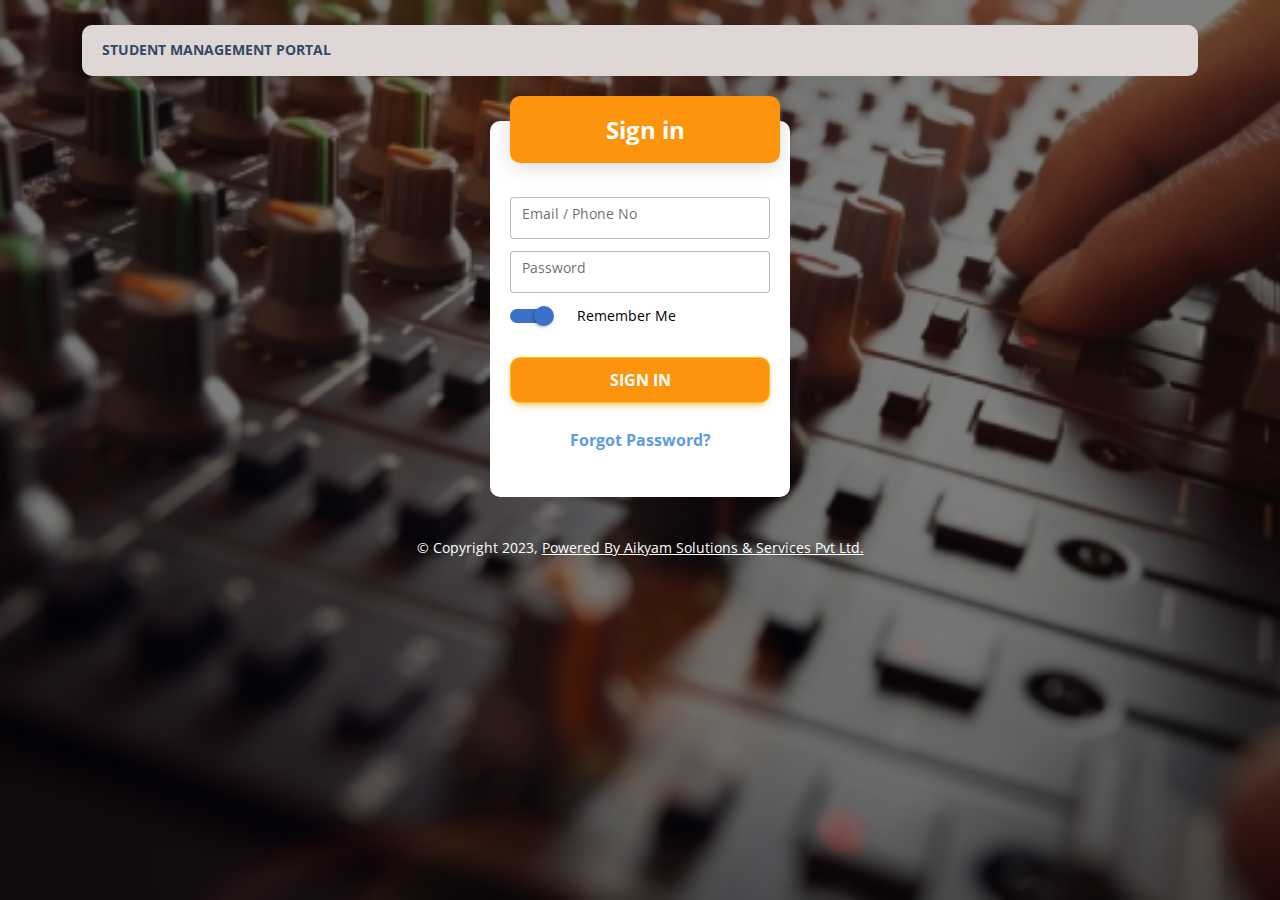
<file: index.html>
<!DOCTYPE html>
<html lang="en">

<head>

  <meta charset="utf-8">
  <meta name="viewport" content="width=device-width, initial-scale=1, shrink-to-fit=no">
  <meta name="description" content="">
  <meta name="author" content="">

  <title>:: Welcome to Student Portal ::</title>
  <link rel="shortcut icon" href="img/favicon.ico" />

  <!-- Bootstrap core CSS -->
  <!--  <link href="css/bootstrap.min.css" rel="stylesheet"> -->

  <!-- Custom styles for this template -->

  <!--  <link href="css/style.css" rel="stylesheet">
  <link href="fonts/stylesheet.css" rel="stylesheet"> -->


  <link rel="stylesheet" href="css/mdb.min.css">
  <link rel="stylesheet" href="css/bootstrap.min.css">
  <link rel="stylesheet" href="css/style.css">
  <link rel="stylesheet" href="fonts/font-awesome.min.css">
  <link rel="stylesheet" href="fonts/stylesheet.css">




</head>

<body>

  <div class="main_wrapper" id="">
    <div class="overlay">
      <div class="container">
        <div class="tit_bar">
          <h6>Student Management Portal</h6>
        </div>
        <div class="col-lg-12 ">
          <div class="login_wrap">
            <div class="sign_wrap">
              <h6>Sign in</h6>
            </div>
            <div class="form_wrap">
              <div class="field_wrap">
                <div class="form-outline">
                  <input type="text" id="form12" class="form-control" />
                  <label class="form-label" for="form12">Email / Phone No</label>
                </div>
              </div>
              <div class="field_wrap">
                <div class="form-outline">
                  <input type="password" id="form12" class="form-control" />
                  <label class="form-label" for="form12">Password</label>
                </div>
              </div>
              <div class="field_wrap switch_wrap">
                <div class="form-check form-switch">
                  <input class="form-check-input" type="checkbox" role="switch" id="flexSwitchCheckChecked" checked />
                  <label class="form-check-label" for="flexSwitchCheckChecked">Remember Me</label>
                </div>
              </div>
              <div class="btn_box">
                <a href="dashboard.html"><button type="button" class="btn btn-warning">Sign In</button></a>
              </div>
              <div class="forgot_wrap">
                <a href="#">Forgot Password?</a>
              </div>
            </div>

          </div>
        </div>
        <footer>
          <div class="foot_txt">
            © Copyright 2023, <a href="#">Powered By Aikyam Solutions & Services Pvt Ltd.</a> 
          </div>
        </footer>
      </div>


    </div>
  </div>
  <!-- /#wrapper -->

  <!-- Bootstrap core JavaScript -->
  <script src="js/jquery.min.js"></script>
  <script src="js/mdb.min.js"></script>
  <script src="js/bootstrap.bundle.min.js"></script>

  <script>
    function userlogin() {
      var uid = document.getElementById('inpUserName').value;
      var psw = document.getElementById('inpPassword').value;
      if (uid == 'invadmin' && psw == 'admin') {
        window.location.href = 'dashboard.html';
      }
      else {
        $('#errorMsg').show();
      }
    }
  </script>

</body>

</html>
</file>
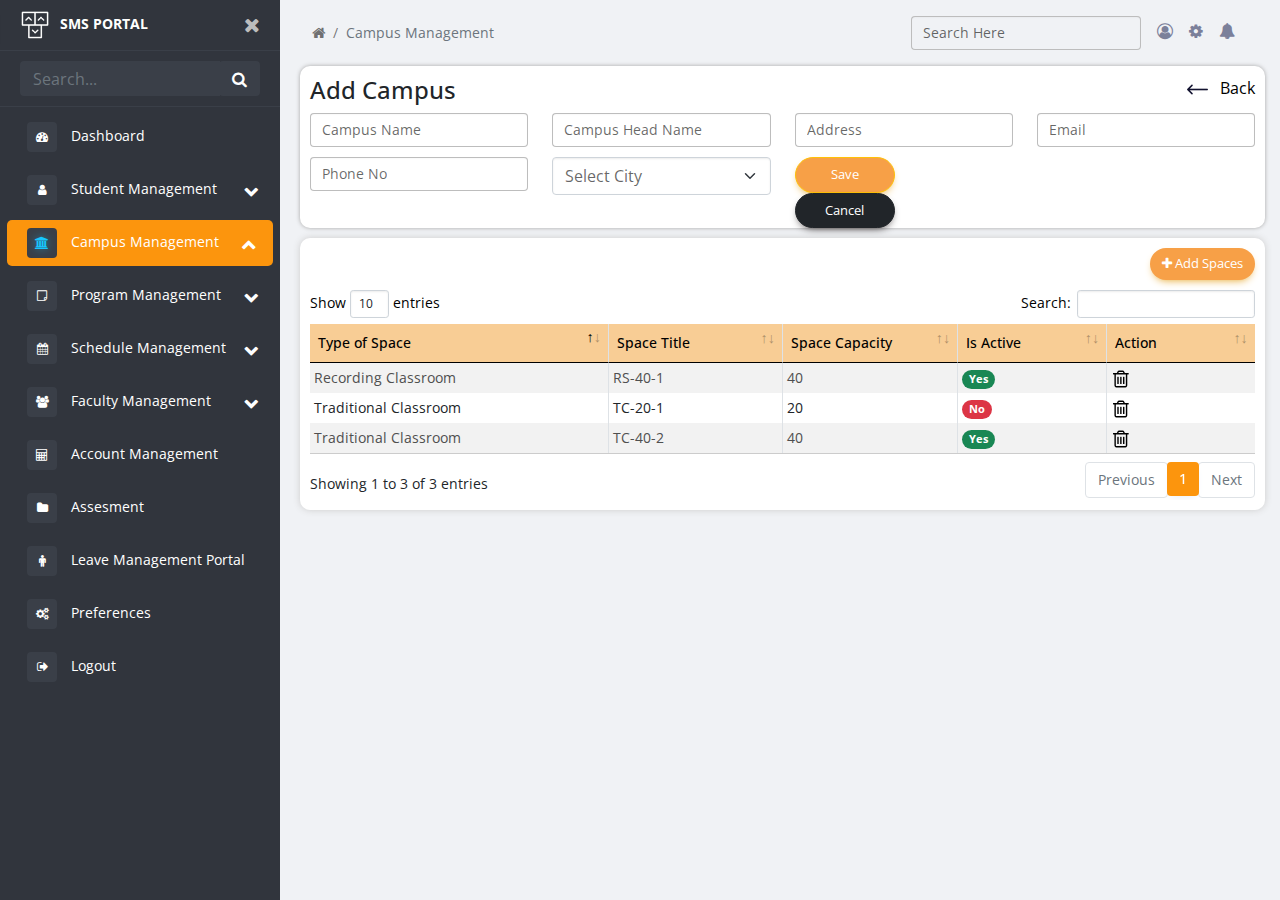
<file: add_campus_management.html>
<!DOCTYPE html>
<html lang="en">

<head>

  <meta charset="utf-8">
  <meta name="viewport" content="width=device-width, initial-scale=1, shrink-to-fit=no">
  <meta name="description" content="">
  <meta name="author" content="">

  <title>:: Welcome to Student Portal ::</title>
  <link rel="shortcut icon" href="img/favicon.ico" />

  <!-- Bootstrap core CSS -->
  <!--  <link href="css/bootstrap.min.css" rel="stylesheet"> -->

  <!-- Custom styles for this template -->

  <!--  <link href="css/style.css" rel="stylesheet">
  <link href="fonts/stylesheet.css" rel="stylesheet"> -->


  <link rel="stylesheet" href="css/mdb.min.css">
  <link rel="stylesheet" href="css/bootstrap.min.css">
  <link rel="stylesheet" href="css/style.css">
  <link rel="stylesheet" href="fonts/font-awesome.min.css">
  <link rel="stylesheet" href="fonts/stylesheet.css">
  <link rel='stylesheet' href="css/dataTables.bootstrap4.min.css">



</head>

<body>

  <!-- partial:index.partial.html -->
  <div class="page-wrapper chiller-theme toggled">
    <a id="show-sidebar" class="btn btn-sm btn-dark" href="#">
      <i class="fa fa-bars"></i>
    </a>
    <nav id="sidebar" class="sidebar-wrapper">
      <div class="sidebar-content">
        <div class="sidebar-brand">
          <a href="#"><img src="img/logo-ct.png" alt="icon">SMS Portal</a>
          <div id="close-sidebar">
            <i class="fa fa-times"></i>
          </div>
        </div>

        <!-- sidebar-header  -->
        <div class="sidebar-search">
          <div>
            <div class="input-group">
              <input type="text" class="form-control search-menu" placeholder="Search...">
              <div class="input-group-append">
                <span class="input-group-text">
                  <i class="fa fa-search" aria-hidden="true"></i>
                </span>
              </div>
            </div>
          </div>
        </div>
        <!-- sidebar-search  -->
        <div class="sidebar-menu">
          <ul>
            <li class="">
              <a href="dashboard.html">
                <i class="fa fa-tachometer"></i>
                <span>Dashboard</span>
              </a>
            </li>
            <li class="sidebar-dropdown">
              <a href="#">
                <i class="fa fa-user" aria-hidden="true"></i>
                <span>Student Management</span>

              </a>
              <div class="sidebar-submenu">
                <ul>
                  <li>
                    <a href="student_management.html">Manage Student</a>
                  </li>
                  <li>
                    <a href="#">New Student EnrollMent</a>
                  </li>
                  <li>
                    <a href="manage_batch.html">Manage Batches</a>
                  </li>
                </ul>
              </div>
            </li>
            <li class="sidebar-dropdown active">
              <a href="#">
                <i class="fa fa-university" aria-hidden="true"></i>
                <span>Campus Management</span>
              </a>
              <div class="sidebar-submenu">
                <ul>
                  <li>
                    <a href="campus_management.html">Manage Campus</a>
                  </li>
                </ul>
              </div>
            </li>
            <li class="sidebar-dropdown">
              <a href="#">
                <i class="fa fa-sticky-note-o" aria-hidden="true"></i>
                <span>Program Management</span>
              </a>
              <div class="sidebar-submenu">
                <ul>
                  <li>
                    <a href="program_management.html">Manage Programs</a>
                  </li>
                  <li>
                    <a href="manage_course.html">Manage Courses</a>
                  </li>
                  <li>
                    <a href="manage_session.html">Manage Sessions</a>
                  </li>
                  <li>
                    <a href="manage_topics.html">Manage Topics</a>
                  </li>

                </ul>
              </div>
            </li>
            <li class="sidebar-dropdown">
              <a href="#">
                <i class="fa fa-calendar" aria-hidden="true"></i>
                <span>Schedule Management</span>
              </a>
              <div class="sidebar-submenu">
                <ul>
                  <li>
                    <a href="schedule_management.html">Manage Schedule</a>
                  </li>

                </ul>
              </div>
            </li>
            <li class="sidebar-dropdown">
              <a href="#">
                <i class="fa fa-users" aria-hidden="true"></i>
                <span>Faculty Management</span>
              </a>
              <div class="sidebar-submenu">
                <ul>
                  <li>
                    <a href="faculty_management.html">Manage Faculty</a>
                  </li>
                  <li>
                    <a href="add_faculty.html">Add Faculty</a>
                  </li>
                </ul>
              </div>
            </li>
            <li>
              <a href="#">
                <i class="fa fa-calculator" aria-hidden="true"></i>
                <span>Account Management</span>
              </a>
            </li>
            <li>
              <a href="#">
                <i class="fa fa-folder"></i>
                <span>Assesment</span>
              </a>
            </li>
            <li>
              <a href="#">
                <i class="fa fa-male" aria-hidden="true"></i>
                <span>Leave Management Portal</span>
              </a>
            </li>
            <li>
              <a href="#">
                <i class="fa fa-cogs" aria-hidden="true"></i>
                <span>Preferences</span>
              </a>
            </li>
            <li>
              <a href="index.html">
                <i class="fa fa-sign-out" aria-hidden="true"></i>
                <span>Logout</span>
              </a>
            </li>


          </ul>
        </div>
        <!-- sidebar-menu  -->
      </div>
      <!-- sidebar-content  -->

    </nav>
    <!-- sidebar-wrapper  -->
    <main class="page-content">
      <div class="container-fluid">
        <nav class="navbar sticky-top navbar-light bg-light">
          <div class="container-fluid">
            <nav aria-label="breadcrumb">
              <ol class="breadcrumb">
                <li class="breadcrumb-item"><a href="#"><i class="fa fa-home" aria-hidden="true"></i></a></li>
                <li class="breadcrumb-item active" aria-current="page">Campus Management</li>
              </ol>
            </nav>
            <ul class="nav justify-content-end">
              <li class="nav-item">
                <a class="nav-link" href="#">
                  <div class="form-outline">
                    <input type="text" id="form12" class="form-control" />
                    <label class="form-label" for="form12">Search Here</label>
                  </div>
                </a>
              </li>
              <li class="nav-item">
                <a class="nav-link" href="#"><i class="fa fa-user-circle-o" aria-hidden="true"></i></a>
              </li>
              <li class="nav-item">
                <a class="nav-link" href="#"><i class="fa fa-cog" aria-hidden="true"></i></a>
              </li>
              <li class="nav-item">
                <a class="nav-link " href="#"><i class="fa fa-bell" aria-hidden="true"></i></a>
              </li>
            </ul>
          </div>
        </nav>
        <div class="col-lg-12">
          <div class="filter_wrap">
            <div class="row">
              <div class="col-lg-12">

                <div class="collapse show" id="collapseWithScrollbar">
                  <div class="add_campus_wrap">
                    <div class="row">
                      <div class="col-lg-6">
                        <h4>Add Campus</h4>
                      </div>
                      <div class="col-lg-6 justify-content-end">

                        <a href="campus_management.html" class="back_link">
                          <img src="img/arrow.gif" alt="icon">Back
                        </a>
                      </div>

                      <div class="col-lg-3 col-md-6">
                        <div class="inp_wrap">
                          <div class="form-outline">
                            <input type="text" id="form12" class="form-control" />
                            <label class="form-label" for="form12">Campus Name</label>
                          </div>
                        </div>
                      </div>
                      <div class="col-lg-3 col-md-6">
                        <div class="inp_wrap">
                          <div class="form-outline">
                            <input type="text" id="form12" class="form-control" />
                            <label class="form-label" for="form12">Campus Head Name</label>
                          </div>
                        </div>
                      </div>
                      <div class="col-lg-3 col-md-6">
                        <div class="inp_wrap">
                          <div class="form-outline">
                            <input type="text" id="form12" class="form-control" />
                            <label class="form-label" for="form12">Address</label>
                          </div>
                        </div>
                      </div>
                      <div class="col-lg-3 col-md-6">
                        <div class="inp_wrap">
                          <div class="form-outline">
                            <input type="text" id="form12" class="form-control" />
                            <label class="form-label" for="form12">Email</label>
                          </div>
                        </div>
                      </div>
                      <div class="col-lg-3 col-md-6">
                        <div class="inp_wrap">
                          <div class="form-outline">
                            <input type="text" id="form12" class="form-control" />
                            <label class="form-label" for="form12">Phone No</label>
                          </div>
                        </div>
                      </div>
                      <div class="col-lg-3 col-md-6">
                        <div class="select_wrap">
                          <select class="form-select">
                            <option>Select City</option>
                            <option>Mumbai</option>
                            <option>Pune</option>
                            <option>Nashik</option>
                            <option>Nagpur</option>

                          </select>
                        </div>
                      </div>
                      <div class="col-lg-3 col-md-6">
                        <div class="action_btn">
                          <button type="button" class="btn btn-warning btn-rounded">Save</button>
                          <button type="button" class="btn btn-dark btn-rounded">Cancel</button>
                        </div>
                      </div>

                    </div>
                  </div>
                </div>
              </div>


            </div>
          </div>
        </div>

        <div class="col-lg-12">
          <div class="row">
            <div class="col-lg-12">
              <div class="table_main_wrap">
                <div class="col-lg-12">
                  <div class="ad_space_btn">
                    <button class="btn btn-warning" type="button" data-mdb-toggle="modal" data-mdb-target="#add_space"
                      role="button">
                      <i class="fa fa-plus" aria-hidden="true"></i> Add Spaces
                    </button>
                  </div>
                </div>
                <div class="table-reponsive tableFixHead">
                  <table id="example" class="table table-striped table-bordered">
                    <thead>
                      <tr>
                        <th class="w200">Type of Space</th>
                        <th class="w100">Space Title</th>
                        <th class="w80">Space Capacity</th>
                        <th class="w80">Is Active</th>
                        <th class="w80">Action</th>

                      </tr>
                    </thead>
                    <tbody class="">
                      <tr>
                        <td>Traditional Classroom</td>
                        <td>TC-20-1</td>
                        <td>20</td>
                        <td><span class="badge rounded-pill bg-danger">No</span></td>
                        <td class="tab_btn"><button type="button" class="btn btn-primary btn-floating">
                            <i class="fa fa-trash-o" aria-hidden="true"></i>
                          </button>
                        </td>
                      </tr>
                      <tr>
                        <td>Recording Classroom</td>
                        <td>RS-40-1</td>
                        <td>40</td>
                        <td><span class="badge rounded-pill bg-success">Yes</span></td>
                        <td class="tab_btn"><button type="button" class="btn btn-primary btn-floating">
                            <i class="fa fa-trash-o" aria-hidden="true"></i>
                          </button>
                        </td>
                      </tr>
                      <tr>
                        <td>Traditional Classroom</td>
                        <td>TC-40-2</td>
                        <td>40</td>
                        <td><span class="badge rounded-pill bg-success">Yes</span></td>
                        <td class="tab_btn"><button type="button" class="btn btn-primary btn-floating">
                            <i class="fa fa-trash-o" aria-hidden="true"></i>
                          </button>
                        </td>
                      </tr>


                    </tbody>
                  </table>
                </div>
              </div>
            </div>

          </div>
        </div>
      </div>

    </main>
    <!-- page-content" -->
  </div>
  <!-- page-wrapper -->



  <!-- Modal Pop Up for New Student Enrollment -->
  <div class="modal fade" id="add_space" tabindex="-1" aria-labelledby="exampleModalLabel" aria-hidden="true">
    <div class="modal-dialog">
      <div class="modal-content">
        <div class="modal-header">
          <h5 class="modal-title" id="exampleModalLabel">Add Space</h5>
          <button type="button" class="btn-close" data-mdb-dismiss="modal" aria-label="Close"></button>
        </div>
        <div class="modal-body">
          <div class="container-fluid">
            <div class="row">
              <div class="col-lg-12">
                <div class="select_wrap">
                  <select class="form-select">
                    <option>Select Type of Space</option>
                    <option>Traditional Classroom</option>
                    <option>Digital classroom</option>
                    <option>Seminar Hall</option>
                    <option>Student Lab</option>
                    <option>Recording studio</option>
                    <option>Music recording (small)</option>
                    <option>Music recording ( Large)</option>
                    <option>Dubbing </option>
                    <option>Foley</option>
                    <option>Film Mix Theater</option>
                  </select>
                </div>
              </div>
              <div class="col-lg-12 ">
                <div class="inp_wrap">
                  <div class="form-outline">
                    <input type="number" id="form12" class="form-control" />
                    <label class="form-label" for="form12">No of Availabel Space</label>
                  </div>
                </div>
              </div>
              <div class="col-lg-12 ">
                <div class="inp_wrap">
                  <div class="form-outline">
                    <input type="number" id="form12" class="form-control" />
                    <label class="form-label" for="form12">Space / City</label>
                  </div>
                </div>
              </div>
            </div>
          </div>
        </div>
        <div class="modal-footer">
          <div class="action_btn">

            <button type="button" class="btn btn-dark btn-rounded" data-mdb-dismiss="modal">Cancel</button>
            <button type="button" class="btn btn-warning btn-rounded">Save</button>
          </div>

        </div>
      </div>
    </div>
  </div>





  <!-- Bootstrap core JavaScript -->
  <script src="js/jquery.min.js"></script>
  <script src="js/mdb.min.js"></script>
  <script src="js/bootstrap.bundle.min.js"></script>
  <script src="js/jquery.dataTables1.10.19.min.js"></script>
  <script src="js/dataTables.bootstrap4.min.js"></script>
  <script>
    $(".sidebar-dropdown > a").click(function () {
      $(".sidebar-submenu").slideUp(200);
      if (
        $(this)
          .parent()
          .hasClass("active")
      ) {
        $(".sidebar-dropdown").removeClass("active");
        $(this)
          .parent()
          .removeClass("active");
      } else {
        $(".sidebar-dropdown").removeClass("active");
        $(this)
          .next(".sidebar-submenu")
          .slideDown(200);
        $(this)
          .parent()
          .addClass("active");
      }
    });

    $("#close-sidebar").click(function () {
      $(".page-wrapper").removeClass("toggled");
    });
    $("#show-sidebar").click(function () {
      $(".page-wrapper").addClass("toggled");
    });
  </script>



  <!-- Script for datatables -->
  <script>
    $(document).ready(function () {
      $('#example').DataTable();
    });

  </script>










</body>

</html>
</file>
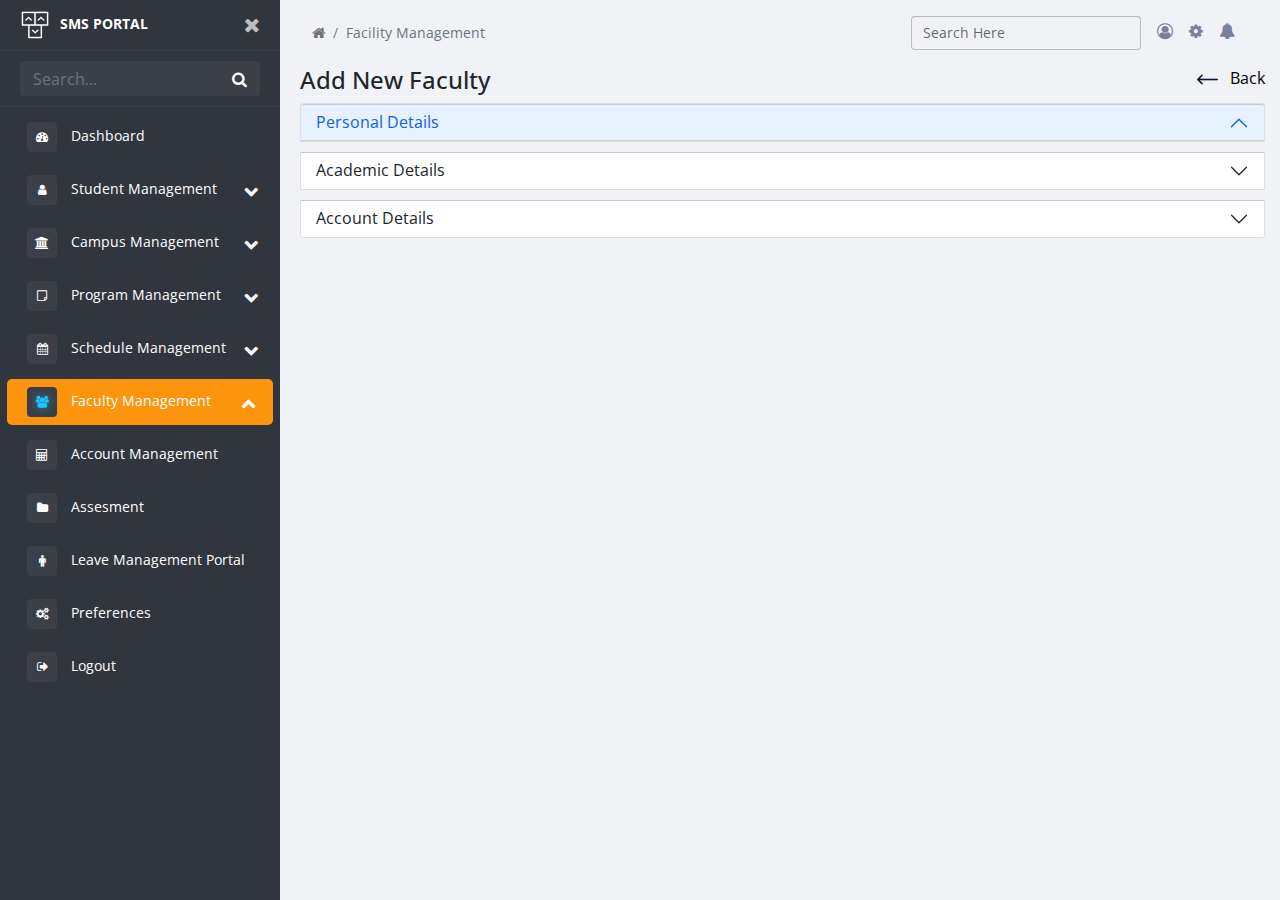
<file: add_faculty.html>
<!DOCTYPE html>
<html lang="en">

<head>

  <meta charset="utf-8">
  <meta name="viewport" content="width=device-width, initial-scale=1, shrink-to-fit=no">
  <meta name="description" content="">
  <meta name="author" content="">

  <title>:: Welcome to Student Portal ::</title>
  <link rel="shortcut icon" href="img/favicon.ico" />

  <!-- Bootstrap core CSS -->
  <!--  <link href="css/bootstrap.min.css" rel="stylesheet"> -->

  <!-- Custom styles for this template -->

  <!--  <link href="css/style.css" rel="stylesheet">
  <link href="fonts/stylesheet.css" rel="stylesheet"> -->


  <link rel="stylesheet" href="css/mdb.min.css">
  <link rel="stylesheet" href="css/bootstrap.min.css">
  <link rel="stylesheet" href="css/style.css">
  <link rel="stylesheet" href="fonts/font-awesome.min.css">
  <link rel="stylesheet" href="fonts/stylesheet.css">
  <link rel='stylesheet' href="css/dataTables.bootstrap4.min.css">



</head>

<body>

  <!-- partial:index.partial.html -->
  <div class="page-wrapper chiller-theme toggled">
    <a id="show-sidebar" class="btn btn-sm btn-dark" href="#">
      <i class="fa fa-bars"></i>
    </a>
    <nav id="sidebar" class="sidebar-wrapper">
      <div class="sidebar-content">
        <div class="sidebar-brand">
          <a href="#"><img src="img/logo-ct.png" alt="icon">SMS Portal</a>
          <div id="close-sidebar">
            <i class="fa fa-times"></i>
          </div>
        </div>
        
        <!-- sidebar-header  -->
        <div class="sidebar-search">
          <div>
            <div class="input-group">
              <input type="text" class="form-control search-menu" placeholder="Search...">
              <div class="input-group-append">
                <span class="input-group-text">
                  <i class="fa fa-search" aria-hidden="true"></i>
                </span>
              </div>
            </div>
          </div>
        </div>
        <!-- sidebar-search  -->
        <div class="sidebar-menu">
          <ul>
            <li class="">
              <a href="dashboard.html">
                <i class="fa fa-tachometer"></i>
                <span>Dashboard</span>
              </a>
            </li>
            <li class="sidebar-dropdown">
              <a href="#">
                <i class="fa fa-user" aria-hidden="true"></i>
                <span>Student Management</span>
               
              </a>
              <div class="sidebar-submenu">
                <ul>
                  <li>
                    <a href="student_management.html">Manage Student</a>
                  </li>
                  <li>
                    <a href="#">New Student EnrollMent</a>
                  </li>
                  <li>
                    <a href="manage_batch.html">Manage Batches</a>
                  </li>
                </ul>
              </div>
            </li>
            <li class="sidebar-dropdown">
              <a href="#">
                <i class="fa fa-university" aria-hidden="true"></i>
                <span>Campus Management</span>
              </a>
              <div class="sidebar-submenu">
                <ul>
                  <li>
                    <a href="campus_management.html">Manage Campus</a>
                  </li>
                 
                 
                </ul>
              </div>
            </li>
            <li class="sidebar-dropdown">
              <a href="#">
                <i class="fa fa-sticky-note-o" aria-hidden="true"></i>
                <span>Program Management</span>
              </a>
              <div class="sidebar-submenu">
                <ul>
                  <li>
                    <a href="program_management.html">Manage Programs</a>
                  </li>
                  <li>
                    <a href="manage_course.html">Manage Courses</a>
                  </li>
                  <li>
                    <a href="manage_session.html">Manage Sessions</a>
                  </li>
                  <li>
                    <a href="manage_topics.html">Manage Topics</a>
                  </li>
                  
                </ul>
              </div>
            </li>
            <li class="sidebar-dropdown">
              <a href="#">
                <i class="fa fa-calendar" aria-hidden="true"></i>
                <span>Schedule Management</span>
              </a>
              <div class="sidebar-submenu">
                <ul>
                  <li>
                    <a href="schedule_management.html">Manage Schedule</a>
                  </li>
                  
                </ul>
              </div>
            </li>
            <li class="sidebar-dropdown active">
              <a href="#">
                <i class="fa fa-users" aria-hidden="true"></i>
                <span>Faculty Management</span>
              </a>
              <div class="sidebar-submenu">
                <ul>
                  <li>
                    <a href="faculty_management.html">Manage Faculty</a>
                  </li>
                  <li>
                    <a href="add_faculty.html">Add Faculty</a>
                  </li>
                </ul>
              </div>
            </li>
            <li>
              <a href="#">
                <i class="fa fa-calculator" aria-hidden="true"></i>
                <span>Account Management</span>
              </a>
            </li>
            <li>
              <a href="#">
                <i class="fa fa-folder"></i>
                <span>Assesment</span>
              </a>
            </li>
            <li>
              <a href="#">
                <i class="fa fa-male" aria-hidden="true"></i>
                <span>Leave Management Portal</span>
              </a>
            </li>
            <li>
              <a href="#">
                <i class="fa fa-cogs" aria-hidden="true"></i>
                <span>Preferences</span>
              </a>
            </li>
            <li>
              <a href="index.html">
                <i class="fa fa-sign-out" aria-hidden="true"></i>
                <span>Logout</span>
              </a>
            </li>
           
           
          </ul>
        </div>
        <!-- sidebar-menu  -->
      </div>
      
    </nav>
    <!-- sidebar-wrapper  -->
    <main class="page-content">
      <div class="container-fluid">
        <nav class="navbar sticky-top navbar-light bg-light">
          <div class="container-fluid">
            <nav aria-label="breadcrumb">
              <ol class="breadcrumb">
                <li class="breadcrumb-item"><a href="#"><i class="fa fa-home" aria-hidden="true"></i></a></li>
                <li class="breadcrumb-item active" aria-current="page">Facility Management</li>
              </ol>
            </nav>
            <ul class="nav justify-content-end">
              <li class="nav-item">
                <a class="nav-link" href="#">
                  <div class="form-outline">
                    <input type="text" id="form12" class="form-control" />
                    <label class="form-label" for="form12">Search Here</label>
                  </div>
                </a>
              </li>
              <li class="nav-item">
                <a class="nav-link" href="#"><i class="fa fa-user-circle-o" aria-hidden="true"></i></a>
              </li>
              <li class="nav-item">
                <a class="nav-link" href="#"><i class="fa fa-cog" aria-hidden="true"></i></a>
              </li>
              <li class="nav-item">
                <a class="nav-link " href="#"><i class="fa fa-bell" aria-hidden="true"></i></a>
              </li>
            </ul>
          </div>
        </nav>
        <div class="col-lg-12">
          <div class="row">
            <div class="col-lg-6">
              <h4>Add New Faculty</h4>
            </div>
            <div class="col-lg-6 justify-content-end">
              
              <a href="faculty_management.html" class="back_link">
                <img src="img/arrow.gif" alt="icon">Back 
              </a>
            </div>
          </div>
          
          <div class="accord_wrap">
            <div class="accordion" id="accordionExample">
              <div class="accordion-item">
                <h2 class="accordion-header" id="headingOne">
                  <button
                    class="accordion-button"
                    type="button"
                    data-mdb-toggle="collapse"
                    data-mdb-target="#collapseOne"
                    aria-expanded="true"
                    aria-controls="collapseOne"
                  >
                  Personal Details
                  </button>
                </h2>
                <div id="collapseOne" class="accordion-collapse collapse " aria-labelledby="headingOne" data-mdb-parent="#accordionExample">
                  <div class="accordion-body">
                    <div class="input_out_box">
                      <div class="row">
                        <div class="col-lg-4">
                          <div class="input_wrap">
                            <div class="form-outline">
                              <input type="text" id="form12" class="form-control" />
                              <label class="form-label" for="form12">Name</label>
                            </div>
                          </div>
                        </div>
                        <div class="col-lg-4">
                          <div class="input_wrap">
                            <div class="form-outline">
                              <input type="date" id="form12" class="form-control" />
                              <label class="form-label" for="form12">Date Of Birth</label>
                            </div>
                          </div>
                        </div>
                        <div class="col-lg-4">
                          <div class="input_wrap">
                            <div class="row">
                              <div class="col-lg-6">
                                <div class="form-check">
                                  <input class="form-check-input" type="radio" name="flexRadioDefault" id="flexRadioDefault1"/>
                                  <label class="form-check-label" for="flexRadioDefault1"> Male </label>
                                </div>
                              </div>
                              <div class="col-lg-6">
                                <div class="form-check">
                                  <input class="form-check-input" type="radio" name="flexRadioDefault" id="flexRadioDefault1"/>
                                  <label class="form-check-label" for="flexRadioDefault1"> Female</label>
                                </div>
                              </div>
                            </div>
                          </div>
                        </div>
                        <div class="col-lg-4">
                          <div class="input_wrap">
                            <div class="form-outline">
                              <input type="text" id="form12" class="form-control" />
                              <label class="form-label" for="form12">Local Address</label>
                            </div>
                          </div>
                        </div>
                        <div class="col-lg-4">
                          <div class="input_wrap">
                            <div class="form-outline">
                              <input type="text" id="form12" class="form-control" />
                              <label class="form-label" for="form12">Permanent Address</label>
                            </div>
                          </div>
                        </div>
                        <div class="col-lg-4">
                          <div class="input_wrap">
                            <div class="form-outline">
                              <input type="text" id="form12" class="form-control" />
                              <label class="form-label" for="form12">Email</label>
                            </div>
                          </div>
                        </div>
                        <div class="col-lg-4">
                          <div class="input_wrap">
                            <div class="form-outline">
                              <input type="text" id="form12" class="form-control" />
                              <label class="form-label" for="form12">Phone No 1</label>
                            </div>
                          </div>
                        </div>
                        <div class="col-lg-4">
                          <div class="input_wrap">
                            <div class="form-outline">
                              <input type="text" id="form12" class="form-control" />
                              <label class="form-label" for="form12">Phone No 2</label>
                            </div>
                          </div>
                        </div>
                        <div class="col-lg-4">
                          <div class="input_wrap">
                            <div class="form-outline">
                              <input type="text" id="form12" class="form-control" />
                              <label class="form-label" for="form12">Student ID</label>
                            </div>
                          </div>
                        </div>
                      </div>
                    </div>
                  </div>
                </div>
              </div>
             
              <div class="accordion-item">
                <h2 class="accordion-header" id="headingThree">
                  <button
                    class="accordion-button collapsed"
                    type="button"
                    data-mdb-toggle="collapse"
                    data-mdb-target="#collapseThree"
                    aria-expanded="false"
                    aria-controls="collapseThree"
                  >
                  Academic Details
                  </button>
                </h2>
                <div id="collapseThree" class="accordion-collapse collapse" aria-labelledby="headingThree" data-mdb-parent="#accordionExample">
                  <div class="accordion-body">
                    <div class="input_out_box">
                      <div class="row">
                        <div class="col-lg-4">
                          <div class="input_wrap">
                            <div class="form-outline">
                              <input type="text" id="form12" class="form-control" />
                              <label class="form-label" for="form12">Program</label>
                            </div>
                          </div>
                        </div>
                        <div class="col-lg-4">
                          <div class="input_wrap">
                            <div class="form-outline">
                              <input type="text" id="form12" class="form-control" />
                              <label class="form-label" for="form12">Batch</label>
                            </div>
                          </div>
                        </div>
                        
                        <div class="col-lg-4">
                          <div class="input_wrap">
                            <div class="form-outline">
                              <input type="text" id="form12" class="form-control" />
                              <label class="form-label" for="form12">Elective</label>
                            </div>
                          </div>
                        </div>
                        <div class="col-lg-4">
                          <div class="input_wrap">
                            <div class="form-outline">
                              <input type="date" id="form12" class="form-control" />
                              <label class="form-label" for="form12">Date of Admission</label>
                            </div>
                          </div>
                        </div>
                        
                       
                      
                       
                      </div>
                    </div>
                  </div>
                </div>
              </div>
              <div class="accordion-item">
                <h2 class="accordion-header" id="headingThree">
                  <button
                    class="accordion-button collapsed"
                    type="button"
                    data-mdb-toggle="collapse"
                    data-mdb-target="#collapseFour"
                    aria-expanded="false"
                    aria-controls="collapseThree"
                  >
                  Account Details
                  </button>
                </h2>
                <div id="collapseFour" class="accordion-collapse collapse" aria-labelledby="headingThree" data-mdb-parent="#accordionExample">
                  <div class="accordion-body">
                    <div class="input_out_box">
                      <div class="row">
                        <div class="col-lg-4">
                          <div class="input_wrap">
                            <div class="form-outline">
                              <input type="text" id="form12" class="form-control" />
                              <label class="form-label" for="form12">Faculty Charges</label>
                            </div>
                          </div>
                        </div>
                        <div class="col-lg-4">
                          <div class="input_wrap">
                            <div class="form-outline">
                              <input type="text" id="form12" class="form-control" />
                              <label class="form-label" for="form12">Faculty PAN No</label>
                            </div>
                          </div>
                        </div>
                        
                        <div class="col-lg-4">
                          <div class="input_wrap">
                            <div class="form-outline">
                              <input type="text" id="form12" class="form-control" />
                              <label class="form-label" for="form12">Faculty GST</label>
                            </div>
                          </div>
                        </div>
                        <div class="col-lg-4">
                          <div class="input_wrap">
                            <div class="form-outline">
                              <input type="text" id="form12" class="form-control" />
                              <label class="form-label" for="form12">Permanent Address</label>
                            </div>
                          </div>
                        </div>
                        <div class="col-lg-4">
                          <div class="input_wrap">
                            <div class="form-outline">
                              <input type="text" id="form12" class="form-control" />
                              <label class="form-label" for="form12">Remuneration Plan</label>
                            </div>
                          </div>
                        </div>
                        <div class="col-lg-4">
                          <div class="input_wrap">
                            <div class="form-outline">
                              <input type="text" id="form12" class="form-control" />
                              <label class="form-label" for="form12">Bank Name</label>
                            </div>
                          </div>
                        </div>
                        <div class="col-lg-4">
                          <div class="input_wrap">
                            <div class="form-outline">
                              <input type="text" id="form12" class="form-control" />
                              <label class="form-label" for="form12">Account Holder Name</label>
                            </div>
                          </div>
                        </div>
                        <div class="col-lg-4">
                          <div class="input_wrap">
                            <div class="form-outline">
                              <input type="text" id="form12" class="form-control" />
                              <label class="form-label" for="form12">Account No.</label>
                            </div>
                          </div>
                        </div>
                        <div class="col-lg-4">
                          <div class="input_wrap">
                            <div class="form-outline">
                              <input type="text" id="form12" class="form-control" />
                              <label class="form-label" for="form12">Bank IFSC Code</label>
                            </div>
                          </div>
                        </div>
                        <div class="col-lg-4">
                          <div class="input_wrap">
                            <div class="form-outline">
                              <input type="text" id="form12" class="form-control" />
                              <label class="form-label" for="form12">Bank Branch</label>
                            </div>
                          </div>
                        </div>
                      </div>
                    </div>
                  </div>
                </div>
              </div>
             
             
             
            </div>
          </div>
        </div>


      </div>

    </main>
    <!-- page-content" -->
  </div>
  <!-- page-wrapper -->










  <!-- Bootstrap core JavaScript -->
  <script src="js/jquery.min.js"></script>
  <script src="js/mdb.min.js"></script>
  <script src="js/bootstrap.bundle.min.js"></script>
  <script src="js/jquery.dataTables1.10.19.min.js"></script>
  <script src="js/dataTables.bootstrap4.min.js"></script>
  <script>
    $(".sidebar-dropdown > a").click(function () {
      $(".sidebar-submenu").slideUp(200);
      if (
        $(this)
          .parent()
          .hasClass("active")
      ) {
        $(".sidebar-dropdown").removeClass("active");
        $(this)
          .parent()
          .removeClass("active");
      } else {
        $(".sidebar-dropdown").removeClass("active");
        $(this)
          .next(".sidebar-submenu")
          .slideDown(200);
        $(this)
          .parent()
          .addClass("active");
      }
    });

    $("#close-sidebar").click(function () {
      $(".page-wrapper").removeClass("toggled");
    });
    $("#show-sidebar").click(function () {
      $(".page-wrapper").addClass("toggled");
    });
  </script>


</body>

</html>
</file>
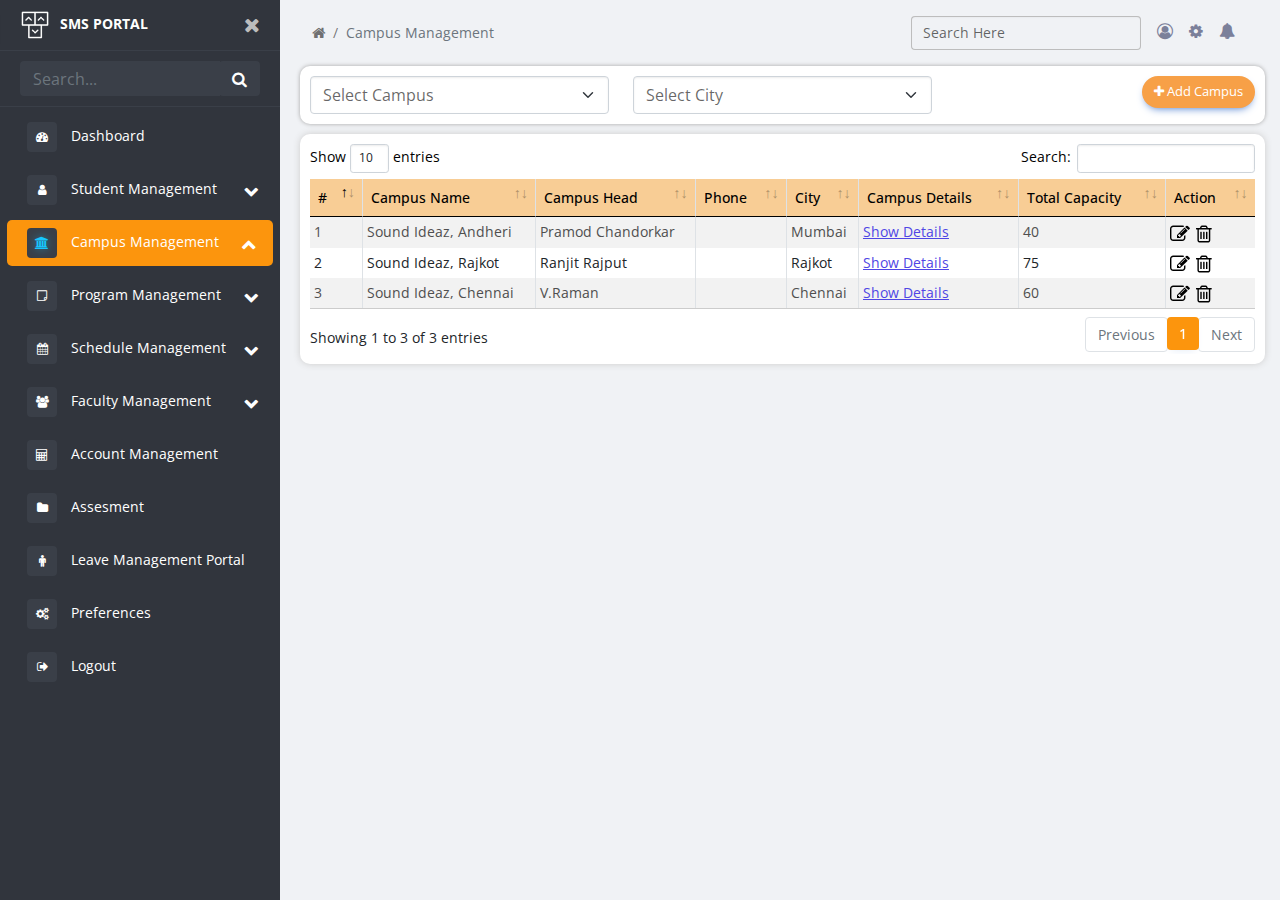
<file: campus_management.html>
<!DOCTYPE html>
<html lang="en">

<head>

  <meta charset="utf-8">
  <meta name="viewport" content="width=device-width, initial-scale=1, shrink-to-fit=no">
  <meta name="description" content="">
  <meta name="author" content="">

  <title>:: Welcome to Student Portal ::</title>
  <link rel="shortcut icon" href="img/favicon.ico" />

  <!-- Bootstrap core CSS -->
  <!--  <link href="css/bootstrap.min.css" rel="stylesheet"> -->

  <!-- Custom styles for this template -->

  <!--  <link href="css/style.css" rel="stylesheet">
  <link href="fonts/stylesheet.css" rel="stylesheet"> -->


  <link rel="stylesheet" href="css/mdb.min.css">
  <link rel="stylesheet" href="css/bootstrap.min.css">
  <link rel="stylesheet" href="css/style.css">
  <link rel="stylesheet" href="fonts/font-awesome.min.css">
  <link rel="stylesheet" href="fonts/stylesheet.css">
  <link rel='stylesheet' href="css/dataTables.bootstrap4.min.css">



</head>

<body>

  <!-- partial:index.partial.html -->
  <div class="page-wrapper chiller-theme toggled">
    <a id="show-sidebar" class="btn btn-sm btn-dark" href="#">
      <i class="fa fa-bars"></i>
    </a>
    <nav id="sidebar" class="sidebar-wrapper">
      <div class="sidebar-content">
        <div class="sidebar-brand">
          <a href="#"><img src="img/logo-ct.png" alt="icon">SMS Portal</a>
          <div id="close-sidebar">
            <i class="fa fa-times"></i>
          </div>
        </div>
        
        <!-- sidebar-header  -->
        <div class="sidebar-search">
          <div>
            <div class="input-group">
              <input type="text" class="form-control search-menu" placeholder="Search...">
              <div class="input-group-append">
                <span class="input-group-text">
                  <i class="fa fa-search" aria-hidden="true"></i>
                </span>
              </div>
            </div>
          </div>
        </div>
        <!-- sidebar-search  -->
        <div class="sidebar-menu">
          <ul>
            <li class="">
              <a href="dashboard.html">
                <i class="fa fa-tachometer"></i>
                <span>Dashboard</span>
              </a>
            </li>
            <li class="sidebar-dropdown">
              <a href="#">
                <i class="fa fa-user" aria-hidden="true"></i>
                <span>Student Management</span>
               
              </a>
              <div class="sidebar-submenu">
                <ul>
                  <li>
                    <a href="student_management.html">Manage Student</a>
                  </li>
                  <li>
                    <a href="#">New Student EnrollMent</a>
                  </li>
                  <li>
                    <a href="manage_batch.html">Manage Batches</a>
                  </li>
                </ul>
              </div>
            </li>
            <li class="sidebar-dropdown active">
              <a href="#">
                <i class="fa fa-university" aria-hidden="true"></i>
                <span>Campus Management</span>
              </a>
              <div class="sidebar-submenu">
                <ul>
                  <li>
                    <a href="campus_management.html">Manage Campus</a>
                  </li>
                  <li>
                    <a href="add_campus_management.html">Add Campus</a>
                  </li>
                 
                 
                </ul>
              </div>
            </li>
            <li class="sidebar-dropdown">
              <a href="#">
                <i class="fa fa-sticky-note-o" aria-hidden="true"></i>
                <span>Program Management</span>
              </a>
              <div class="sidebar-submenu">
                <ul>
                  <li>
                    <a href="program_management.html">Manage Programs</a>
                  </li>
                  <li>
                    <a href="manage_course.html">Manage Courses</a>
                  </li>
                  <li>
                    <a href="manage_session.html">Manage Sessions</a>
                  </li>
                  <li>
                    <a href="manage_topics.html">Manage Topics</a>
                  </li>
                  
                </ul>
              </div>
            </li>
            <li class="sidebar-dropdown">
              <a href="#">
                <i class="fa fa-calendar" aria-hidden="true"></i>
                <span>Schedule Management</span>
              </a>
              <div class="sidebar-submenu">
                <ul>
                  <li>
                    <a href="schedule_management.html">Manage Schedule</a>
                  </li>
                  
                </ul>
              </div>
            </li>
            <li class="sidebar-dropdown">
              <a href="#">
                <i class="fa fa-users" aria-hidden="true"></i>
                <span>Faculty Management</span>
              </a>
              <div class="sidebar-submenu">
                <ul>
                  <li>
                    <a href="faculty_management.html">Manage Faculty</a>
                  </li>
                  <li>
                    <a href="add_faculty.html">Add Faculty</a>
                  </li>
                </ul>
              </div>
            </li>
            <li>
              <a href="#">
                <i class="fa fa-calculator" aria-hidden="true"></i>
                <span>Account Management</span>
              </a>
            </li>
            <li>
              <a href="#">
                <i class="fa fa-folder"></i>
                <span>Assesment</span>
              </a>
            </li>
            <li>
              <a href="#">
                <i class="fa fa-male" aria-hidden="true"></i>
                <span>Leave Management Portal</span>
              </a>
            </li>
            <li>
              <a href="#">
                <i class="fa fa-cogs" aria-hidden="true"></i>
                <span>Preferences</span>
              </a>
            </li>
            <li>
              <a href="index.html">
                <i class="fa fa-sign-out" aria-hidden="true"></i>
                <span>Logout</span>
              </a>
            </li>
           
           
          </ul>
        </div>
        <!-- sidebar-menu  -->
      </div>
      <!-- sidebar-content  -->
     
    </nav>
    <!-- sidebar-wrapper  -->
    <main class="page-content">
      <div class="container-fluid">
        <nav class="navbar sticky-top navbar-light bg-light">
          <div class="container-fluid">
            <nav aria-label="breadcrumb">
              <ol class="breadcrumb">
                <li class="breadcrumb-item"><a href="#"><i class="fa fa-home" aria-hidden="true"></i></a></li>
                <li class="breadcrumb-item active" aria-current="page">Campus Management</li>
              </ol>
            </nav>
            <ul class="nav justify-content-end">
              <li class="nav-item">
                <a class="nav-link" href="#">
                  <div class="form-outline">
                    <input type="text" id="form12" class="form-control" />
                    <label class="form-label" for="form12">Search Here</label>
                  </div>
                </a>
              </li>
              <li class="nav-item">
                <a class="nav-link" href="#"><i class="fa fa-user-circle-o" aria-hidden="true"></i></a>
              </li>
              <li class="nav-item">
                <a class="nav-link" href="#"><i class="fa fa-cog" aria-hidden="true"></i></a>
              </li>
              <li class="nav-item">
                <a class="nav-link " href="#"><i class="fa fa-bell" aria-hidden="true"></i></a>
              </li>
            </ul>
          </div>
        </nav>
        <div class="col-lg-12">
          <div class="filter_wrap">
            <div class="row">
              <div class="col-lg-4 col-md-6">
                <div class="select_wrap">
                  <select class="form-select">
                    <option selected>Select Campus</option>
                    <option >Mumbai</option>
                    <option >Rajkot</option>
                    <option >Chennai</option>
                  </select>
                </div>
              </div>
              <div class="col-lg-4 col-md-6">
                <div class="select_wrap">
                  <select class="form-select">
                    <option selected>Select City</option>
                    <option >Mumbai</option>
                    <option >Pune</option>
                    <option >Nashik</option>
                    <option >Nagpur</option>
                  </select>
                </div>
              </div>
              <div class="col-lg-4">
                <div class="right_btn">
                 
                  <a href="add_campus_management.html"><button class="btn btn-primary" type="button" 
                    role="button" aria-expanded="false" >
                    <i class="fa fa-plus" aria-hidden="true"></i> Add Campus
                  </button>
                  </a>
                </div>
               
              </div>


            </div>
          </div>
        </div>

        <div class="col-lg-12">
          <div class="row">
            <div class="col-lg-12">
              <div class="table_main_wrap">
                <div class="table-reponsive tableFixHead">
                  <table id="example" class="table table-striped table-bordered">
                    <thead>
                      <tr>
                        <th>#</th>
                        <th>Campus Name</th>
                        <th>Campus Head</th>
                        <th>Phone</th>
                        <th>City</th>
                        <th>Campus Details</th>
                        <th>Total Capacity</th>
                        <th>Action</th>
                       
                      </tr>
                    </thead>
                    <tbody class="">
                      <tr>
                        <td>1</td>
                        <td>Sound Ideaz, Andheri</td>
                        <td>Pramod Chandorkar</td>
                        <td></td>
                        <td>Mumbai</td>
                        <td><a href="#">Show Details</a></td>
                        <td class="text-right">40</td>
                        <td class="tab_btn">
                          <button type="button" class="btn btn-primary btn-floating" data-bs-toggle="tooltip"
                            title="Edit">
                            <i class="fa fa-pencil-square-o" aria-hidden="true"></i>
                          </button>
                          <button type="button" class="btn btn-primary btn-floating" data-bs-toggle="tooltip"
                            title="Delete">
                            <i class="fa fa-trash-o" aria-hidden="true"></i>
                          </button>
                        </td>
                      </tr>
                      <tr>
                        <td>2</td>
                        <td>Sound Ideaz, Rajkot</td>
                        <td>Ranjit Rajput</td>
                        <td></td>
                        <td>Rajkot</td>
                        <td><a href="#">Show Details</a></td>
                        <td class="text-right">75</td>
                        <td class="tab_btn">
                          <button type="button" class="btn btn-primary btn-floating" data-bs-toggle="tooltip"
                            title="Edit">
                            <i class="fa fa-pencil-square-o" aria-hidden="true"></i>
                          </button>
                          <button type="button" class="btn btn-primary btn-floating" data-bs-toggle="tooltip"
                            title="Delete">
                            <i class="fa fa-trash-o" aria-hidden="true"></i>
                          </button>
                        </td>
                      </tr>
                      <tr>
                        <td>3</td>
                        <td>Sound Ideaz, Chennai</td>
                        <td>V.Raman</td>
                        <td></td>
                        <td>Chennai</td>
                        <td><a href="#">Show Details</a></td>
                        <td class="text-right">60</td>
                        <td class="tab_btn">
                          <button type="button" class="btn btn-primary btn-floating" data-bs-toggle="tooltip"
                            title="Edit">
                            <i class="fa fa-pencil-square-o" aria-hidden="true"></i>
                          </button>
                          <button type="button" class="btn btn-primary btn-floating" data-bs-toggle="tooltip"
                            title="Delete">
                            <i class="fa fa-trash-o" aria-hidden="true"></i>
                          </button>
                        </td>
                      </tr>

                    </tbody>
                  </table>
                </div>
              </div>
            </div>

          </div>
        </div>
      </div>

    </main>
    <!-- page-content" -->
  </div>
  <!-- page-wrapper -->



  <!-- Modal Pop Up for New Student Enrollment -->
  <div class="modal fade" id="add_space" tabindex="-1" aria-labelledby="exampleModalLabel"
    aria-hidden="true">
    <div class="modal-dialog">
      <div class="modal-content">
        <div class="modal-header">
          <h5 class="modal-title" id="exampleModalLabel">Add Space</h5>
          <button type="button" class="btn-close" data-mdb-dismiss="modal" aria-label="Close"></button>
        </div>
        <div class="modal-body">
          <div class="container-fluid">
            <div class="row">
             <div class="col-lg-12">
              <div class="select_wrap">
                <select class="form-select">
                  <option>Select Type of Space</option>
                  <option>Treditional Classroom</option>
                  <option>Digital Classroom</option>
                  <option>Seminar Hall</option>
                </select>
              </div>
             </div>
             <div class="col-lg-12 ">
              <div class="inp_wrap">
                <div class="form-outline">
                  <input type="number" id="form12" class="form-control" />
                  <label class="form-label" for="form12">No of Availabel Space</label>
                </div>
              </div>
             </div>
             <div class="col-lg-12 ">
              <div class="inp_wrap">
                <div class="form-outline">
                  <input type="number" id="form12" class="form-control" />
                  <label class="form-label" for="form12">Space / City</label>
                </div>
              </div>
             </div>
            </div>
          </div>
        </div>
        <div class="modal-footer">
          <div class="action_btn">
           
            <button type="button" class="btn btn-dark btn-rounded" data-mdb-dismiss="modal">Cancel</button>
            <button type="button" class="btn btn-warning btn-rounded">Save</button>
          </div>
          
        </div>
      </div>
    </div>
  </div>






  <!-- Bootstrap core JavaScript -->
  <script src="js/jquery.min.js"></script>
  <script src="js/mdb.min.js"></script>
  <script src="js/bootstrap.bundle.min.js"></script>
  <script src="js/jquery.dataTables1.10.19.min.js"></script>
  <script src="js/dataTables.bootstrap4.min.js"></script>
  <script>
    $(".sidebar-dropdown > a").click(function () {
      $(".sidebar-submenu").slideUp(200);
      if (
        $(this)
          .parent()
          .hasClass("active")
      ) {
        $(".sidebar-dropdown").removeClass("active");
        $(this)
          .parent()
          .removeClass("active");
      } else {
        $(".sidebar-dropdown").removeClass("active");
        $(this)
          .next(".sidebar-submenu")
          .slideDown(200);
        $(this)
          .parent()
          .addClass("active");
      }
    });

    $("#close-sidebar").click(function () {
      $(".page-wrapper").removeClass("toggled");
    });
    $("#show-sidebar").click(function () {
      $(".page-wrapper").addClass("toggled");
    });
  </script>



  <!-- Script for datatables -->
  <script>
    $(document).ready(function () {
      $('#example').DataTable();
    });

  </script>



 <!-- Script for Tooltip -->
 <script>
  var tooltipTriggerList = [].slice.call(document.querySelectorAll('[data-bs-toggle="tooltip"]'))
  var tooltipList = tooltipTriggerList.map(function (tooltipTriggerEl) {
    return new bootstrap.Tooltip(tooltipTriggerEl)
  })
</script>






</body>

</html>
</file>
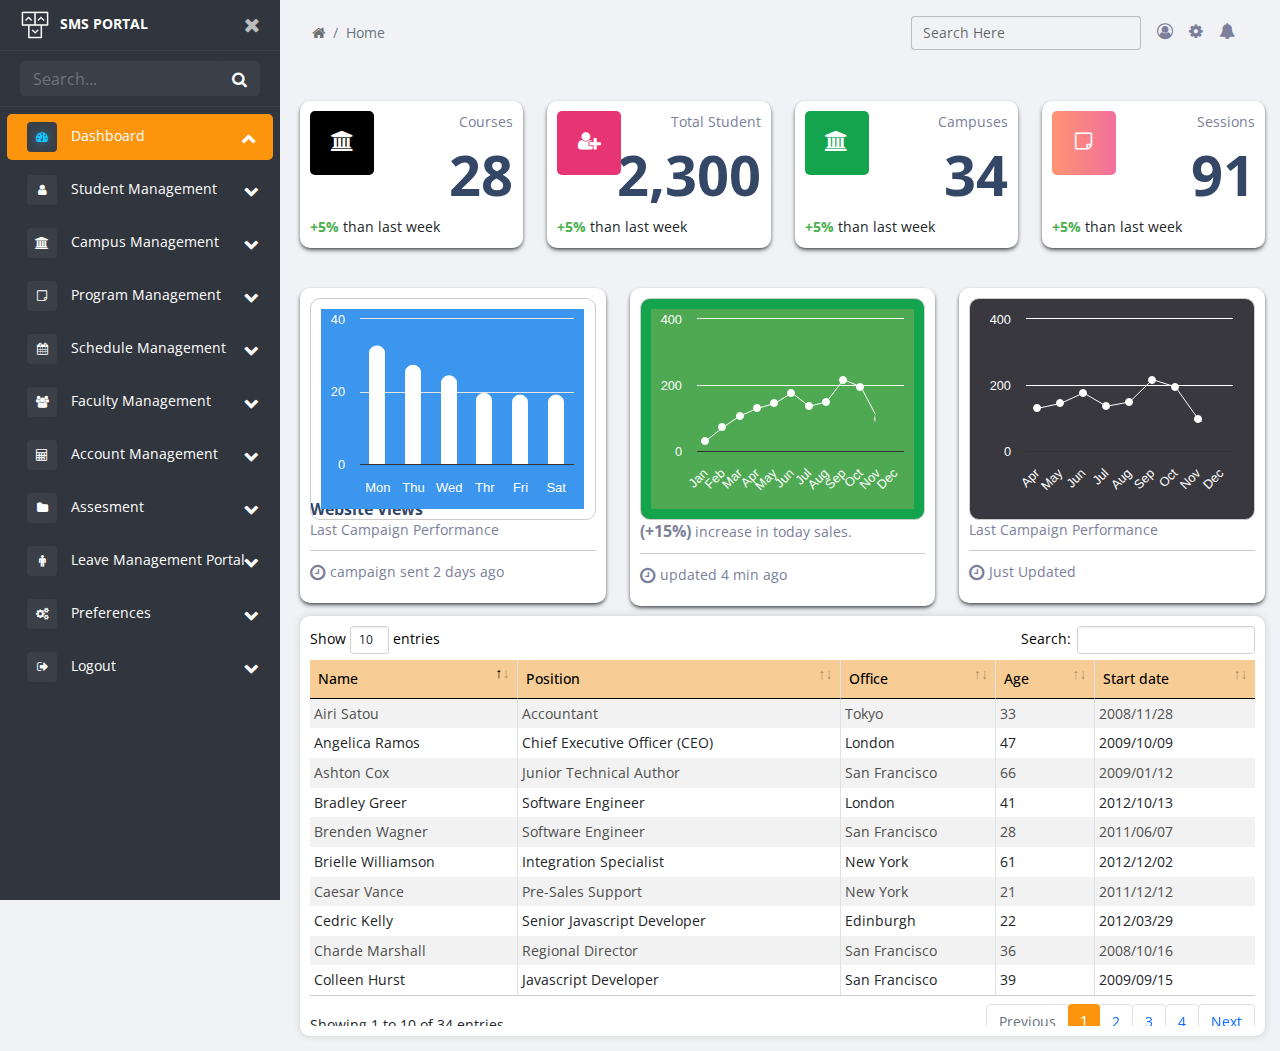
<file: dashboard - Copy.html>
<!DOCTYPE html>
<html lang="en">

<head>

  <meta charset="utf-8">
  <meta name="viewport" content="width=device-width, initial-scale=1, shrink-to-fit=no">
  <meta name="description" content="">
  <meta name="author" content="">

  <title>:: Welcome to Armstrong ::</title>
  <link rel="shortcut icon" href="img/favicon.ico" />

  <!-- Bootstrap core CSS -->
  <!--  <link href="css/bootstrap.min.css" rel="stylesheet"> -->

  <!-- Custom styles for this template -->

  <!--  <link href="css/style.css" rel="stylesheet">
  <link href="fonts/stylesheet.css" rel="stylesheet"> -->


  <link rel="stylesheet" href="css/mdb.min.css">
  <link rel="stylesheet" href="css/bootstrap.min.css">
  <link rel="stylesheet" href="css/style.css">
  <link rel="stylesheet" href="fonts/font-awesome.min.css">
  <link rel="stylesheet" href="fonts/stylesheet.css">
  <link rel='stylesheet' href="css/dataTables.bootstrap4.min.css">



</head>

<body>

  <!-- partial:index.partial.html -->
  <div class="page-wrapper chiller-theme toggled">
    <a id="show-sidebar" class="btn btn-sm btn-dark" href="#">
      <i class="fa fa-bars"></i>
    </a>
    <nav id="sidebar" class="sidebar-wrapper">
      <div class="sidebar-content">
        <div class="sidebar-brand">
          <a href="#"><img src="img/logo-ct.png" alt="icon">SMS Portal</a>
          <div id="close-sidebar">
            <i class="fa fa-times"></i>
          </div>
        </div>

        <!-- sidebar-header  -->
        <div class="sidebar-search">
          <div>
            <div class="input-group">
              <input type="text" class="form-control search-menu" placeholder="Search...">
              <div class="input-group-append">
                <span class="input-group-text">
                  <i class="fa fa-search" aria-hidden="true"></i>
                </span>
              </div>
            </div>
          </div>
        </div>
        <!-- sidebar-search  -->
        <div class="sidebar-menu">
          <ul>

            <li class="sidebar-dropdown active">
              <a href="#">
                <i class="fa fa-tachometer"></i>
                <span>Dashboard</span>

              </a>
              <div class="sidebar-submenu">
              <ul>
                <li>
                  <a href="#">Submenu 1
                  
                  </a>
                </li>
                <li>
                  <a href="#">Submenu 2</a>
                </li>
                <li>
                  <a href="#">Submenu 3</a>
                </li>
              </ul>
            </div>
            </li>
            <li class="sidebar-dropdown">
              <a href="#">
                <i class="fa fa-user" aria-hidden="true"></i>
                <span>Student Management</span>

              </a>

            </li>
            <li class="sidebar-dropdown">
              <a href="#">
                <i class="fa fa-university" aria-hidden="true"></i>
                <span>Campus Management</span>
              </a>

            </li>
            <li class="sidebar-dropdown">
              <a href="#">
                <i class="fa fa-sticky-note-o" aria-hidden="true"></i>
                <span>Program Management</span>
              </a>

            </li>
            <li class="sidebar-dropdown">
              <a href="schedule_management.html">
                <i class="fa fa-calendar" aria-hidden="true"></i>
                <span>Schedule Management</span>
              </a>

            </li>

            <li class="sidebar-dropdown">
              <a href="#">
                <i class="fa fa-users" aria-hidden="true"></i>
                <span>Faculty Management</span>

              </a>
            </li>
            <li class="sidebar-dropdown">
              <a href="#">
                <i class="fa fa-calculator" aria-hidden="true"></i>
                <span>Account Management</span>
              </a>
            </li>
            <li class="sidebar-dropdown">
              <a href="#">
                <i class="fa fa-folder"></i>
                <span>Assesment</span>
              </a>
            </li>
            <li class="sidebar-dropdown">
              <a href="#">
                <i class="fa fa-male" aria-hidden="true"></i>
                <span>Leave Management Portal</span>
              </a>
            </li>
            <li class="sidebar-dropdown">
              <a href="#">
                <i class="fa fa-cogs" aria-hidden="true"></i>
                <span>Preferences</span>
              </a>
            </li>
            <li class="sidebar-dropdown">
              <a href="#">
                <i class="fa fa-sign-out" aria-hidden="true"></i>
                <span>Logout</span>
              </a>
            </li>
          </ul>
        </div>
        <!-- sidebar-menu  -->
      </div>
      <!-- sidebar-content  -->

    </nav>
    <!-- sidebar-wrapper  -->
    <main class="page-content">
      <div class="container-fluid">
        <nav class="navbar sticky-top navbar-light bg-light">
          <div class="container-fluid">
            <nav aria-label="breadcrumb">
              <ol class="breadcrumb">
                <li class="breadcrumb-item"><a href="#"><i class="fa fa-home" aria-hidden="true"></i></a></li>
                <li class="breadcrumb-item active" aria-current="page">Home</li>
              </ol>
            </nav>
            <ul class="nav justify-content-end">
              <li class="nav-item">
                <a class="nav-link" href="#">
                  <div class="form-outline">
                    <input type="text" id="form12" class="form-control" />
                    <label class="form-label" for="form12">Search Here</label>
                  </div>
                </a>
              </li>
              <li class="nav-item">
                <a class="nav-link" href="#"><i class="fa fa-user-circle-o" aria-hidden="true"></i></a>
              </li>
              <li class="nav-item">
                <a class="nav-link" href="#"><i class="fa fa-cog" aria-hidden="true"></i></a>
              </li>
              <li class="nav-item">
                <a class="nav-link " href="#"><i class="fa fa-bell" aria-hidden="true"></i></a>
              </li>
            </ul>
          </div>
        </nav>
        <div class="col-lg-12">
          <div class="row">
            <div class="col-lg-3 col-md-6">
              <div class="card_info">
                <div class="icon_box"><i class="fa fa-university" aria-hidden="true"></i></div>
                <div class="card_content">
                  <div class="card_txt">Courses</div>
                  <div class="card_cnt">28</div>
                </div>
                <div class="bot_txt">
                  <span class="per_cnt">+5%</span> than last week
                </div>
              </div>
            </div>
            <div class="col-lg-3 col-md-6">
              <div class="card_info">
                <div class="icon_box bg_red"><i class="fa fa-user-plus" aria-hidden="true"></i></div>
                <div class="card_content">
                  <div class="card_txt">Total Student</div>
                  <div class="card_cnt">2,300</div>
                </div>
                <div class="bot_txt">
                  <span class="per_cnt">+5%</span> than last week
                </div>
              </div>
            </div>
            <div class="col-lg-3 col-md-6">
              <div class="card_info">
                <div class="icon_box bg_green"><i class="fa fa-university" aria-hidden="true"></i></div>
                <div class="card_content">
                  <div class="card_txt">Campuses</div>
                  <div class="card_cnt">34</div>
                </div>
                <div class="bot_txt">
                  <span class="per_cnt">+5%</span> than last week
                </div>
              </div>
            </div>
            <div class="col-lg-3 col-md-6">
              <div class="card_info">
                <div class="icon_box bg_blue"><i class="fa fa-sticky-note-o" aria-hidden="true"></i></div>
                <div class="card_content">
                  <div class="card_txt">Sessions</div>
                  <div class="card_cnt">91</div>
                </div>
                <div class="bot_txt">
                  <span class="per_cnt">+5%</span> than last week
                </div>
              </div>
            </div>
          </div>
        </div>
        <div class="col-lg-12">
          <div class="row">
            <div class="col-lg-4 col-md-6">
              <div class="card_chart">
                <div class="chart_wrap">
                  <div id="bar_chart1" style="height: 200px; width: 100%;"></div>
                </div>
                <div class="chart_content">
                  <h5>Website Views</h5>
                  <p>Last Campaign Performance</p>
                </div>
                <div class="bot_txt">
                  <span class="icon_time"><i class="fa fa-clock-o" aria-hidden="true"></i></span>campaign sent 2 days
                  ago
                </div>
              </div>
            </div>
            <div class="col-lg-4 col-md-6">
              <div class="card_chart">
                <div class="chart_wrap bg_green">
                  <div id="line_chart1" style="height: 200px; width: 100%;"></div>
                </div>
                <div class="chart_content">
                  <h5>Daily Sales</h5>
                  <p><span class="percentage">(+15%)</span> increase in today sales.</p>
                </div>
                <div class="bot_txt">
                  <span class="icon_time"><i class="fa fa-clock-o" aria-hidden="true"></i></span>updated 4 min ago
                </div>
              </div>
            </div>
            <div class="col-lg-4 col-md-6">
              <div class="card_chart">
                <div class="chart_wrap bg_black">
                  <div id="line_chart2" style="height: 200px; width: 100%;"></div>
                </div>
                <div class="chart_content">
                  <h5>Completed Tasks</h5>
                  <p>Last Campaign Performance</p>
                </div>
                <div class="bot_txt">
                  <span class="icon_time"><i class="fa fa-clock-o" aria-hidden="true"></i></span>Just Updated
                </div>
              </div>
            </div>
          </div>
        </div>
        <div class="col-lg-12">
          <div class="row">
            <div class="col-lg-12">
              <div class="table_main_wrap">
                <div class="table-reponsive tableFixHead">
                  <table id="example" class="table table-striped table-bordered">
                    <thead>
                      <tr>
                        <th>Name</th>
                        <th>Position</th>
                        <th>Office</th>
                        <th>Age</th>
                        <th>Start date</th>
                       
                      </tr>
                    </thead>
                    <tbody class="">
                      <tr>
                        <td>Tiger Nixon</td>
                        <td>System Architect</td>
                        <td>Edinburgh</td>
                        <td>61</td>
                        <td>2011/04/25</td>
                        
                      </tr>
                      <tr>
                        <td>Garrett Winters</td>
                        <td>Accountant</td>
                        <td>Tokyo</td>
                        <td>63</td>
                        <td>2011/07/25</td>
                        
                      </tr>
                      <tr>
                        <td>Ashton Cox</td>
                        <td>Junior Technical Author</td>
                        <td>San Francisco</td>
                        <td>66</td>
                        <td>2009/01/12</td>
                       
                      </tr>
                      <tr>
                        <td>Cedric Kelly</td>
                        <td>Senior Javascript Developer</td>
                        <td>Edinburgh</td>
                        <td>22</td>
                        <td>2012/03/29</td>
                       
                      </tr>
                      <tr>
                        <td>Airi Satou</td>
                        <td>Accountant</td>
                        <td>Tokyo</td>
                        <td>33</td>
                        <td>2008/11/28</td>
                       
                      </tr>
                      <tr>
                        <td>Brielle Williamson</td>
                        <td>Integration Specialist</td>
                        <td>New York</td>
                        <td>61</td>
                        <td>2012/12/02</td>
                       
                      </tr>
                      <tr>
                        <td>Herrod Chandler</td>
                        <td>Sales Assistant</td>
                        <td>San Francisco</td>
                        <td>59</td>
                        <td>2012/08/06</td>
                       
                      </tr>
                      <tr>
                        <td>Rhona Davidson</td>
                        <td>Integration Specialist</td>
                        <td>Tokyo</td>
                        <td>55</td>
                        <td>2010/10/14</td>
                       
                      </tr>
                      <tr>
                        <td>Colleen Hurst</td>
                        <td>Javascript Developer</td>
                        <td>San Francisco</td>
                        <td>39</td>
                        <td>2009/09/15</td>
                        
                      </tr>
                      <tr>
                        <td>Sonya Frost</td>
                        <td>Software Engineer</td>
                        <td>Edinburgh</td>
                        <td>23</td>
                        <td>2008/12/13</td>
                       
                      </tr>
                      <tr>
                        <td>Jena Gaines</td>
                        <td>Office Manager</td>
                        <td>London</td>
                        <td>30</td>
                        <td>2008/12/19</td>
                       
                      </tr>
                      <tr>
                        <td>Quinn Flynn</td>
                        <td>Support Lead</td>
                        <td>Edinburgh</td>
                        <td>22</td>
                        <td>2013/03/03</td>
                        
                      </tr>
                      <tr>
                        <td>Charde Marshall</td>
                        <td>Regional Director</td>
                        <td>San Francisco</td>
                        <td>36</td>
                        <td>2008/10/16</td>
                       
                      </tr>
                      <tr>
                        <td>Haley Kennedy</td>
                        <td>Senior Marketing Designer</td>
                        <td>London</td>
                        <td>43</td>
                        <td>2012/12/18</td>
                       
                      </tr>
                      <tr>
                        <td>Tatyana Fitzpatrick</td>
                        <td>Regional Director</td>
                        <td>London</td>
                        <td>19</td>
                        <td>2010/03/17</td>
                       
                      </tr>
                      <tr>
                        <td>Michael Silva</td>
                        <td>Marketing Designer</td>
                        <td>London</td>
                        <td>66</td>
                        <td>2012/11/27</td>
                        
                      </tr>
                      <tr>
                        <td>Paul Byrd</td>
                        <td>Chief Financial Officer (CFO)</td>
                        <td>New York</td>
                        <td>64</td>
                        <td>2010/06/09</td>
                       
                      </tr>
                      <tr>
                        <td>Gloria Little</td>
                        <td>Systems Administrator</td>
                        <td>New York</td>
                        <td>59</td>
                        <td>2009/04/10</td>
                       
                      </tr>
                      <tr>
                        <td>Bradley Greer</td>
                        <td>Software Engineer</td>
                        <td>London</td>
                        <td>41</td>
                        <td>2012/10/13</td>
                       
                      </tr>
                      <tr>
                        <td>Dai Rios</td>
                        <td>Personnel Lead</td>
                        <td>Edinburgh</td>
                        <td>35</td>
                        <td>2012/09/26</td>
                       
                      </tr>
                      <tr>
                        <td>Jenette Caldwell</td>
                        <td>Development Lead</td>
                        <td>New York</td>
                        <td>30</td>
                        <td>2011/09/03</td>
                        
                      </tr>
                      <tr>
                        <td>Yuri Berry</td>
                        <td>Chief Marketing Officer (CMO)</td>
                        <td>New York</td>
                        <td>40</td>
                        <td>2009/06/25</td>
                       
                      </tr>
                      <tr>
                        <td>Caesar Vance</td>
                        <td>Pre-Sales Support</td>
                        <td>New York</td>
                        <td>21</td>
                        <td>2011/12/12</td>
                       
                      </tr>
                      <tr>
                        <td>Doris Wilder</td>
                        <td>Sales Assistant</td>
                        <td>Sidney</td>
                        <td>23</td>
                        <td>2010/09/20</td>
                       
                      </tr>
                      <tr>
                        <td>Angelica Ramos</td>
                        <td>Chief Executive Officer (CEO)</td>
                        <td>London</td>
                        <td>47</td>
                        <td>2009/10/09</td>
                        
                      </tr>
                      <tr>
                        <td>Gavin Joyce</td>
                        <td>Developer</td>
                        <td>Edinburgh</td>
                        <td>42</td>
                        <td>2010/12/22</td>
                       
                      </tr>
                      <tr>
                        <td>Jennifer Chang</td>
                        <td>Regional Director</td>
                        <td>Singapore</td>
                        <td>28</td>
                        <td>2010/11/14</td>
                        
                      </tr>
                      <tr>
                        <td>Brenden Wagner</td>
                        <td>Software Engineer</td>
                        <td>San Francisco</td>
                        <td>28</td>
                        <td>2011/06/07</td>
                       
                      </tr>
                      <tr>
                        <td>Fiona Green</td>
                        <td>Chief Operating Officer (COO)</td>
                        <td>San Francisco</td>
                        <td>48</td>
                        <td>2010/03/11</td>
                       
                      </tr>
                      <tr>
                        <td>Shou Itou</td>
                        <td>Regional Marketing</td>
                        <td>Tokyo</td>
                        <td>20</td>
                        <td>2011/08/14</td>
                      
                      </tr>
                      <tr>
                        <td>Michelle House</td>
                        <td>Integration Specialist</td>
                        <td>Sidney</td>
                        <td>37</td>
                        <td>2011/06/02</td>
                       
                      </tr>
                      <tr>
                        <td>Suki Burks</td>
                        <td>Developer</td>
                        <td>London</td>
                        <td>53</td>
                        <td>2009/10/22</td>
                       
                      </tr>
                      <tr>
                        <td>Prescott Bartlett</td>
                        <td>Technical Author</td>
                        <td>London</td>
                        <td>27</td>
                        <td>2011/05/07</td>
                       
                      </tr>
                      <tr>
                        <td>Gavin Cortez</td>
                        <td>Team Leader</td>
                        <td>San Francisco</td>
                        <td>22</td>
                        <td>2008/10/26</td>
                      
                      </tr>
             
             
                    </tbody>
                  </table>
                </div>
              </div>
            </div>
           
          </div>
        </div>
      </div>

    </main>
    <!-- page-content" -->
  </div>
  <!-- page-wrapper -->
  <!-- partial -->
  <!-- /#wrapper -->

  <!-- Bootstrap core JavaScript -->
  <script src="js/jquery.min.js"></script>
  <script src="js/mdb.min.js"></script>
  <script src="js/bootstrap.bundle.min.js"></script>
  <script src="js/highcharts.js"></script>
  <script src="js/highcharts-3d.js"></script>
  <script src="js/accessibility.js"></script>
  <script src="js/jquery.dataTables1.10.19.min.js"></script>
  <script src="js/dataTables.bootstrap4.min.js"></script>
  <script>
    $(".sidebar-dropdown > a").click(function () {
      $(".sidebar-submenu").slideUp(200);
      if (
        $(this)
          .parent()
          .hasClass("active")
      ) {
        $(".sidebar-dropdown").removeClass("active");
        $(this)
          .parent()
          .removeClass("active");
      } else {
        $(".sidebar-dropdown").removeClass("active");
        $(this)
          .next(".sidebar-submenu")
          .slideDown(200);
        $(this)
          .parent()
          .addClass("active");
      }
    });

    $("#close-sidebar").click(function () {
      $(".page-wrapper").removeClass("toggled");
    });
    $("#show-sidebar").click(function () {
      $(".page-wrapper").addClass("toggled");
    });
  </script>



  <!-- Script for datatables -->
  <script>
    $(document).ready(function () {
      $('#example').DataTable();
    });

  </script>


  <!-- Script for Hour wise Chart -->


  <script type="text/javascript">

    Highcharts.chart('bar_chart1', {
      chart: {
        type: 'column',
        backgroundColor: '#3C96EE'

      },
      plotOptions: {
        series: {
          pointWidth: 15,
          borderRadius: 10,
          color: '#5556FF'
        }
      },
      title: {
        text: ''
      },
      subtitle: {
        text: ''
      },
      xAxis: {
        type: 'category',
        labels: {
          rotation: 0,
          style: {
            fontSize: '13px',
            fontFamily: 'Verdana, sans-serif',
            color: '#fff'
          }
        }
      },
      yAxis: {
        min: 0,
        title: {
          text: ''
        },
        labels: {
          style: {
            color: '#fff'
          }
        },
      },
      legend: {
        enabled: false
      },
      tooltip: {
        pointFormat: ''
      },
      series: [{
        name: 'Population',
        data: [
          ['Mon', 37.33],
          ['Thu', 31.18],
          ['Wed', 27.79],
          ['Thr', 22.23],
          ['Fri', 21.91],
          ['Sat', 21.74]
        ],
        color: '#fff',
        dataLabels: {
          enabled: false,
          rotation: -90,
          color: '#FFFFFF',
          align: 'right',
          format: '{point.y:.1f}', // one decimal
          y: 10, // 10 pixels down from the top
          style: {
            fontSize: '13px',
            fontFamily: 'Verdana, sans-serif',
            color: '#fff'
          }
        }
      }]
    });


  </script>

  <script>
    Highcharts.chart('line_chart1', {
      chart: {
        backgroundColor: '#4FA953',
        type: 'line'
      },
      title: {
        text: ''
      },
      plotOptions: {
        series: {
          color: '#fff'
        }
      },
      xAxis: {
        categories: ['Jan', 'Feb', 'Mar', 'Apr', 'May', 'Jun', 'Jul', 'Aug',
          'Sep', 'Oct', 'Nov', 'Dec'],
        labels: {
          style: {
            color: '#fff'
          }
        }
      },


      yAxis: {
        min: 0,
        max: 400,
        title: {
          text: ''
        },
        labels: {
          style: {
            color: '#fff'
          }
        },
        gridLineColor: '#fff'
      },
      legend: {
        layout: 'vertical',
        backgroundColor: '#FFFFFF',
        floating: true,
        align: 'left',
        x: 100,
        verticalAlign: 'top',
        y: 70,
        enabled: false
      },
      tooltip: {
        headerFormat: '<b>{series.name}</b><br/>',
        pointFormat: '{point.category}: {point.y}'
      },
      series: [{
        data: [29.9, 71.5, 106.4, 129.2, 144.0, 176.0, 135.6, 148.5, 216.4,
          194.1, 95.6, 54.4]
      }],
      color: '#fff'
    });
  </script>
  <script>
    Highcharts.chart('line_chart2', {
      chart: {
        backgroundColor: '#38383E',
        type: 'line'
      },
      title: {
        text: ''
      },
      plotOptions: {
        series: {
          color: '#fff'
        }
      },
      xAxis: {
        categories: ['Apr', 'May', 'Jun', 'Jul', 'Aug',
          'Sep', 'Oct', 'Nov', 'Dec'],
        labels: {
          style: {
            color: '#fff'
          }
        }
      },


      yAxis: {
        min: 0,
        max: 400,
        title: {
          text: ''
        },
        labels: {
          style: {
            color: '#fff'
          }
        },
        gridLineColor: '#fff'
      },
      legend: {
        layout: 'vertical',
        backgroundColor: '#FFFFFF',
        floating: true,
        align: 'left',
        x: 100,
        verticalAlign: 'top',
        y: 70,
        enabled: false
      },
      tooltip: {
        headerFormat: '<b>{series.name}</b><br/>',
        pointFormat: '{point.category}: {point.y}'
      },
      series: [{
        data: [129.2, 144.0, 176.0, 135.6, 148.5, 216.4,
          194.1, 95.6, 54.4]
      }],
      color: '#fff'
    });
  </script>




</body>

</html>
</file>
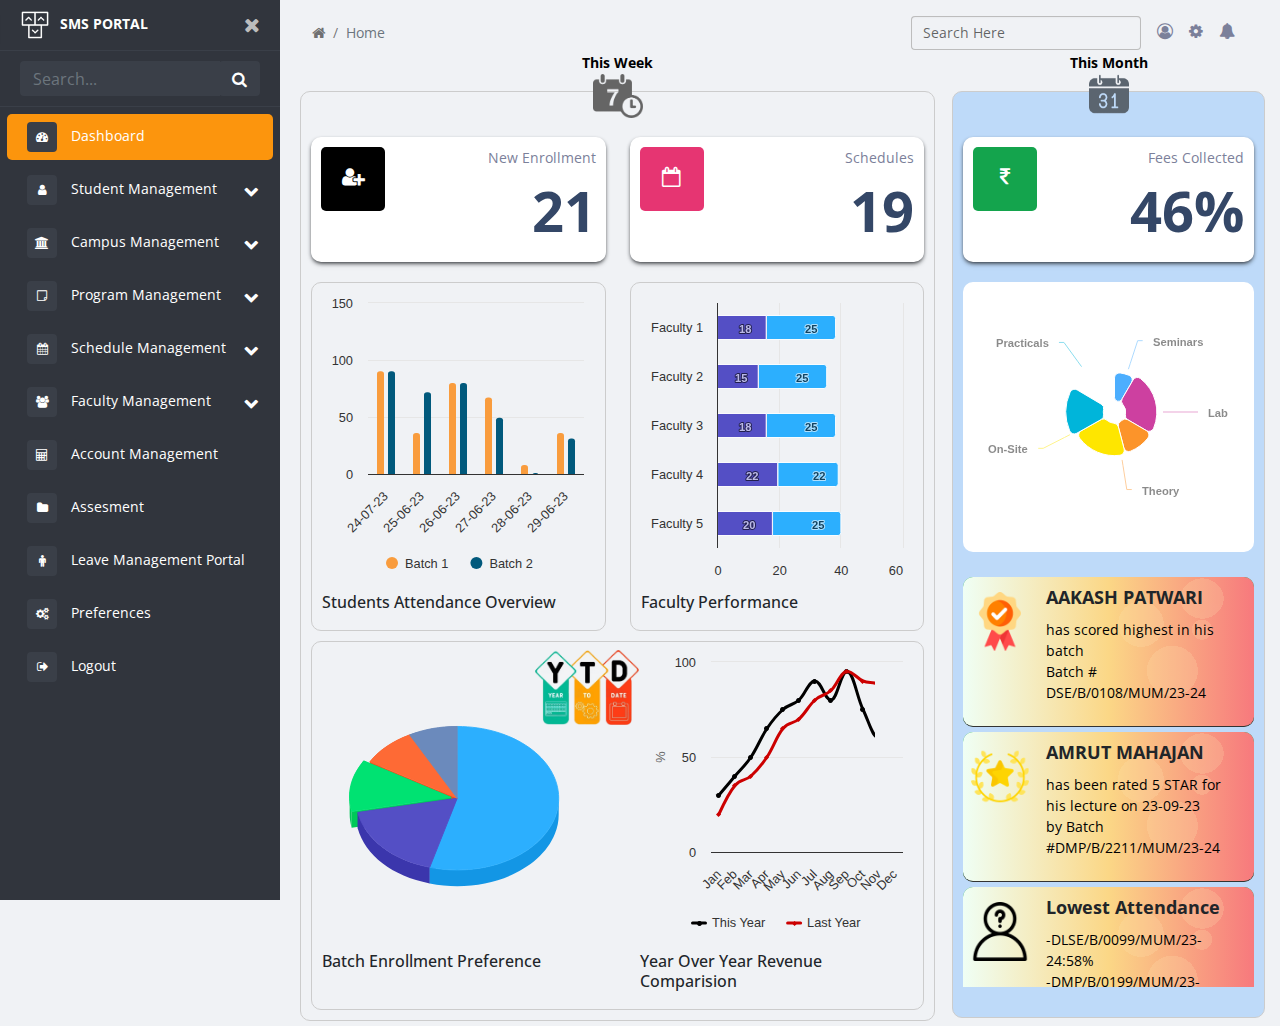
<file: dashboard.html>
<!DOCTYPE html>


<head>

  <meta charset="utf-8">
  <meta name="viewport" content="width=device-width, initial-scale=1, shrink-to-fit=no">
  <meta name="description" content="">
  <meta name="author" content="">

  <title>:: Welcome to Student Portal ::</title>
  <link rel="shortcut icon" href="img/favicon.ico" />

  <!-- Bootstrap core CSS -->
  <!--  <link href="css/bootstrap.min.css" rel="stylesheet"> -->

  <!-- Custom styles for this template -->

  <!--  <link href="css/style.css" rel="stylesheet">
  <link href="fonts/stylesheet.css" rel="stylesheet"> -->


  <link rel="stylesheet" href="css/mdb.min.css">
  <link rel="stylesheet" href="css/bootstrap.min.css">
  <link rel="stylesheet" href="css/style.css">
  <link rel="stylesheet" href="fonts/font-awesome.min.css">
  <link rel="stylesheet" href="fonts/stylesheet.css">
  <link rel='stylesheet' href="css/dataTables.bootstrap4.min.css">



</head>

<body>

  <!-- partial:index.partial.html -->
  <div class="page-wrapper chiller-theme toggled">
    <a id="show-sidebar" class="btn btn-sm btn-dark" href="#">
      <i class="fa fa-bars"></i>
    </a>
    <nav id="sidebar" class="sidebar-wrapper">
      <div class="sidebar-content">
        <div class="sidebar-brand">
          <a href="#"><img src="img/logo-ct.png" alt="icon">SMS Portal</a>
          <div id="close-sidebar">
            <i class="fa fa-times"></i>
          </div>
        </div>
        
        <!-- sidebar-header  -->
        <div class="sidebar-search">
          <div>
            <div class="input-group">
              <input type="text" class="form-control search-menu" placeholder="Search...">
              <div class="input-group-append">
                <span class="input-group-text">
                  <i class="fa fa-search" aria-hidden="true"></i>
                </span>
              </div>
            </div>
          </div>
        </div>
        <!-- sidebar-search  -->
        <div class="sidebar-menu">
          <ul>
            <li class="active">
              <a href="dashboard.html">
                <i class="fa fa-tachometer"></i>
                <span>Dashboard</span>
              </a>
            </li>
            <li class="sidebar-dropdown">
              <a href="#">
                <i class="fa fa-user" aria-hidden="true"></i>
                <span>Student Management</span>
               
              </a>
              <div class="sidebar-submenu">
                <ul>
                  <li>
                    <a href="student_management.html">Manage Student</a>
                  </li>
                  <li>
                    <a href="#">New Student EnrollMent</a>
                  </li>
                  <li>
                    <a href="manage_batch.html">Manage Batches</a>
                  </li>
                </ul>
              </div>
            </li>
            <li class="sidebar-dropdown">
              <a href="#">
                <i class="fa fa-university" aria-hidden="true"></i>
                <span>Campus Management</span>
              </a>
              <div class="sidebar-submenu">
                <ul>
                  <li>
                    <a href="campus_management.html">Manage Campus</a>
                  </li>
                  
                 
                </ul>
              </div>
            </li>
            <li class="sidebar-dropdown">
              <a href="#">
                <i class="fa fa-sticky-note-o" aria-hidden="true"></i>
                <span>Program Management</span>
              </a>
              <div class="sidebar-submenu">
                <ul>
                  <li>
                    <a href="program_management.html">Manage Programs</a>
                  </li>
                  <li>
                    <a href="manage_course.html">Manage Courses</a>
                  </li>
                  <li>
                    <a href="manage_session.html">Manage Sessions</a>
                  </li>
                  <li>
                    <a href="manage_topics.html">Manage Topics</a>
                  </li>
                  
                </ul>
              </div>
            </li>
            <li class="sidebar-dropdown">
              <a href="#">
                <i class="fa fa-calendar" aria-hidden="true"></i>
                <span>Schedule Management</span>
              </a>
              <div class="sidebar-submenu">
                <ul>
                  <li>
                    <a href="schedule_management.html">Manage Schedule</a>
                  </li>
                  
                </ul>
              </div>
            </li>
            <li class="sidebar-dropdown">
              <a href="#">
                <i class="fa fa-users" aria-hidden="true"></i>
                <span>Faculty Management</span>
              </a>
              <div class="sidebar-submenu">
                <ul>
                  <li>
                    <a href="faculty_management.html">Manage Faculty</a>
                  </li>
                  <li>
                    <a href="add_faculty.html">Add Faculty</a>
                  </li>
                </ul>
              </div>
            </li>
            <li>
              <a href="#">
                <i class="fa fa-calculator" aria-hidden="true"></i>
                <span>Account Management</span>
              </a>
            </li>
            <li>
              <a href="#">
                <i class="fa fa-folder"></i>
                <span>Assesment</span>
              </a>
            </li>
            <li>
              <a href="#">
                <i class="fa fa-male" aria-hidden="true"></i>
                <span>Leave Management Portal</span>
              </a>
            </li>
            <li>
              <a href="#">
                <i class="fa fa-cogs" aria-hidden="true"></i>
                <span>Preferences</span>
              </a>
            </li>
            <li>
              <a href="index.html">
                <i class="fa fa-sign-out" aria-hidden="true"></i>
                <span>Logout</span>
              </a>
            </li>
           
           
          </ul>
        </div>
        <!-- sidebar-menu  -->
      </div>
      
    </nav>
    <!-- sidebar-wrapper  -->
    <main class="page-content">
      <div class="container-fluid">
        <nav class="navbar sticky-top navbar-light bg-light">
          <div class="container-fluid">
            <nav aria-label="breadcrumb">
              <ol class="breadcrumb">
                <li class="breadcrumb-item"><a href="#"><i class="fa fa-home" aria-hidden="true"></i></a></li>
                <li class="breadcrumb-item active" aria-current="page">Home</li>
              </ol>
            </nav>
            <ul class="nav justify-content-end">
              <li class="nav-item">
                <a class="nav-link" href="#">
                  <div class="form-outline">
                    <input type="text" id="form12" class="form-control" />
                    <label class="form-label" for="form12">Search Here</label>
                  </div>
                </a>
              </li>
              <li class="nav-item">
                <a class="nav-link" href="#"><i class="fa fa-user-circle-o" aria-hidden="true"></i></a>
              </li>
              <li class="nav-item">
                <a class="nav-link" href="#"><i class="fa fa-cog" aria-hidden="true"></i></a>
              </li>
              <li class="nav-item">
                <a class="nav-link " href="#"><i class="fa fa-bell" aria-hidden="true"></i></a>
              </li>
            </ul>
          </div>
        </nav>
        <div class="col-lg-12">
          <div class="row">
            <div class="col-lg-8">
              <div class="mid_wrap">
                <div class="row">
                  <div class="col-lg-6 col-md-6">
                    <div class="card_info">
                      <div class="icon_box"><i class="fa fa-user-plus" aria-hidden="true"></i> </div>
                      <div class="card_content">
                        <div class="card_txt">New Enrollment</div>
                        <div class="card_cnt">21</div>
                      </div>
                      <!-- <div class="bot_txt">
                      <span class="per_cnt">+5%</span> than last week
                    </div> -->
                    </div>
                  </div>
                  <div class="col-lg-6 col-md-6">
                    <div class="card_info">
                      <div class="icon_box bg_red"><i class="fa fa-calendar-o" aria-hidden="true"></i></div>
                      <div class="card_content">
                        <div class="card_txt">Schedules</div>
                        <div class="card_cnt">19</div>
                      </div>
                      <!-- <div class="bot_txt">
                      <span class="per_cnt">+5%</span> than last week
                    </div> -->
                    </div>
                  </div>
                  <div class="col-lg-6 col-md-6">
                    <div class="chart_wrap">
                     
                      <div id="student_attend_chart" style="width: 100%; height: 300px;"></div>
                      <h6>Students Attendance Overview</h6>
                    </div>
                  </div>
                  <div class="col-lg-6 col-md-6">
                    <div class="chart_wrap">
                     
                      <div id="faculty_chart" style="width: 100%; height: 300px;"></div>
                      <h6>Faculty Performance</h6>
                    </div>
                  </div>
                  <div class="col-lg-12">
                    <div class="year_wrap">
                      <div class="row">
                        <div class="col-lg-6 col-md-6">
                          <div class="chart_wrap">
                           
                            <div id="batch_chart" style="width: 100%; height: 300px;"></div>
                            <h6>Batch Enrollment Preference</h6>
                          </div>
                        </div>
                        <div class="col-lg-6 col-md-6">
                          <div class="chart_wrap">
                           
                            <div id="oee_chart" style="width: 100%; height: 300px;"></div>
                            <h6>Year Over Year Revenue Comparision</h6>
                          </div>
                        </div>
                      </div>
                      <div class="year_icon">
                        <img src="img/ytd.png" alt="img">
                      </div>
                    </div>
                  </div>
                </div>
                <div class="week_icon">
                  <p>This Week</p>
                  <img src="img/week_icon.png" alt="icon">
                </div>
              </div>
            </div>

            <div class="col-lg-4 col-md-6 pl_5">
              <div class="highlight_out_wrap">
                <div class="card_info">
                  <div class="icon_box bg_green"><i class="fa fa-inr" aria-hidden="true"></i></div>
                  <div class="card_content">
                    <div class="card_txt">Fees Collected</div>
                    <div class="card_cnt">46%</div>
                  </div>

                </div>
                <div class="col-lg-12">
                  <div class="depart_wrap">
                    <div id="dept_chart" style="width: 100%; height: 250px;"></div>
                  </div>
                </div>
                <div class="col-lg-12">
                  <div class="inn_high_wrap">
                    <div class="container">
                      <h6>Highlights</h6>
                    <ul>
                      <li class="bg_green">
                        
                        <div class="high_icon">
                          <img src="img/badge.png" alt="icon" />
                        </div>
                        <div class="high_content">
                          <h4>AAKASH PATWARI</h4>
                          <p>has scored highest in his batch</p>
                          <p>Batch # DSE/B/0108/MUM/23-24</p>
                        </div>
                        <div class="bg_wrap"><img src="img/bubble.gif" alt="icon" /></div>
                     
                      </li>
                      <li class="bg_green">
                        <div class="high_icon">
                          <img src="img/star.png" alt="icon" />
                        </div>
                        <div class="high_content">
                          <h4>AMRUT MAHAJAN</h4>
                          <p>has been rated 5 STAR for his lecture on 23-09-23 </p>
                          <p>by Batch #DMP/B/2211/MUM/23-24</p>
                        </div>
                        <div class="bg_wrap"><img src="img/bubble.gif" alt="icon" /></div>
                      </li>
                      <li class="bg_green">
                        <div class="high_icon">
                          <img src="img/absent.png" alt="icon" />
                        </div>
                        <div class="high_content">
                          <h4>Lowest Attendance</h4>
                          <p>-DLSE/B/0099/MUM/23-24:58%</p>
                          <p>-DMP/B/0199/MUM/23-24:63%</p>
                          <p>-DSE/B/0299/MUM/23-24:77%</p>
                        </div>
                        <div class="bg_wrap"><img src="img/bubble.gif" alt="icon" /></div>
                      </li>
                      <li class="bg_green">
                        <div class="high_icon">
                          <img src="img/cancelled.png" alt="icon" />
                        </div>
                        <div class="high_content">
                          <h4>Planned lecture CANCELLED</h4>
                          <p>By: Vijay Benegal </p>
                          <p>On: 28/7/23 @ 16:00 to 17:00</p>
                        </div>
                        <div class="bg_wrap"><img src="img/bubble.gif" alt="icon" /></div>
                      </li>
                      <li class="bg_green">
                        <div class="high_icon">
                          <img src="img/student.png" alt="icon" />
                        </div>
                        <div class="high_content">
                          <h4>New Student Enrolled</h4>
                          <p>Name: Anushri Saxena </p>
                          <p>Batch: DSE/B0151/MUM/23-24</p>
                        </div>
                        <div class="bg_wrap"><img src="img/bubble.gif" alt="icon" /></div>
                      </li>
                      <li class="bg_green">
                        <div class="high_icon">
                          <img src="img/absence.png" alt="icon" />
                        </div>
                        <div class="high_content">
                          <h4>ABSCONDING, absent since 34 days</h4>
                          <p>Name: Surabhi Pandit</p>
                          <p>Batch: DSE/B0151/MUM/23-24</p>
                        </div>
                        <div class="bg_wrap"><img src="img/bubble.gif" alt="icon" /></div>
                      </li>
                     
                      
                    </ul>
                  </div>
                </div>
                </div>
                <div class="week_icon">
                  <p>This Month</p>
                  <img src="img/month_icon.png" alt="icon">
                </div>
              </div>
            </div>

          </div>
        </div>

      </div>

    </main>
    <!-- page-content" -->
  </div>
  <!-- page-wrapper -->
  <!-- partial -->
  <!-- /#wrapper -->

  <!-- Bootstrap core JavaScript -->
  <script src="js/jquery.min.js"></script>
  <script src="js/mdb.min.js"></script>
  <script src="js/bootstrap.bundle.min.js"></script>
  <script src="js/highcharts.js"></script>
  <script src="js/highcharts-3d.js"></script>
  <script src="js/highcharts_modules_variable-pie.js"></script>
  <script src="js/accessibility.js"></script>
  <!-- <script src="js/jquery.dataTables1.10.19.min.js"></script>
  <script src="js/dataTables.bootstrap4.min.js"></script> -->
  <script>
    $(".sidebar-dropdown > a").click(function () {
      $(".sidebar-submenu").slideUp(200);
      if (
        $(this)
          .parent()
          .hasClass("active")
      ) {
        $(".sidebar-dropdown").removeClass("active");
        $(this)
          .parent()
          .removeClass("active");
      } else {
        $(".sidebar-dropdown").removeClass("active");
        $(this)
          .next(".sidebar-submenu")
          .slideDown(200);
        $(this)
          .parent()
          .addClass("active");
      }
    });

    $("#close-sidebar").click(function () {
      $(".page-wrapper").removeClass("toggled");
    });
    $("#show-sidebar").click(function () {
      $(".page-wrapper").addClass("toggled");
    });
  </script>



  <!-- Script for datatables -->
  <!-- <script>
    $(document).ready(function () {
      $('#example').DataTable();
    });

  </script> -->


  <!-- Script for Highlights -->


<script>
  $(function(){
  var tickerLength = $('.container ul li').length;
  var tickerHeight = $('.container ul li').outerHeight();
  $('.container ul li:last-child').prependTo('.container ul');
  $('.container ul').css('marginTop',-tickerHeight);
  function moveTop(){
    $('.container ul').animate({
      top : -tickerHeight
    },600, function(){
     $('.container ul li:first-child').appendTo('.container ul');
      $('.container ul').css('top','');
    });
   }
  setInterval( function(){
    moveTop();
  }, 5000);
  });
</script>








  <script type="text/javascript">

    Highcharts.chart('student_attend_chart', {
      chart: {
        type: 'column',
        backgroundColor: 'transparent',

      },
      title: {
        text: null,
        align: 'left'
      },

      xAxis: {
        categories: ['24-07-23', '25-06-23', '26-06-23', '27-06-23', '28-06-23', '29-06-23'],
        crosshair: true,
        accessibility: {
          description: 'Countries'
        }
      },
      yAxis: {
        min: 0,
        title: {
          text: ''
        }
      },
      tooltip: {
        valueSuffix: '%'
      },
      plotOptions: {
        column: {
          pointPadding: 0.2,
          borderWidth: 0
        }
      },
      series: [
        {
          name: 'Batch 1',
          data: [100, 40, 89, 75, 10, 40],
          color: '#F99C3D'
        },
        {
          name: 'Batch 2',
          data: [100, 80, 89, 55, 2, 35],
          color: '#01597C'
        }
      ]
    });

  </script>

  <script>

    Highcharts.chart('faculty_chart', {
      chart: {
        type: 'bar',
        backgroundColor: 'transparent'
      },
      title: {
        text: null
      },
      xAxis: {
        categories: ['Faculty 1', 'Faculty 2', 'Faculty 3', 'Faculty 4', 'Faculty 5']
      },
      yAxis: {
        min: 0,
        title: {
          text: ''
        }
      },
      legend: {
        reversed: false,
        enabled: false
      },
      plotOptions: {
        series: {
          stacking: 'normal',
          dataLabels: {
            enabled: true
          }
        }
      },
      series: [{
        name: 'Cristiano Ronaldo',
        data: [25, 25, 25, 22, 25]
      }, {
        name: 'Lionel Messi',
        data: [18, 15, 18, 22, 20]
      }]
    });

  </script>

  <script>

    Highcharts.chart('batch_chart', {
      chart: {
        type: 'pie',
        backgroundColor: 'transparent',
        options3d: {
          enabled: true,
          alpha: 45,
          beta: 0
        }
      },
      title: {
        text: '',
        align: 'left'
      },

      accessibility: {
        point: {
          valueSuffix: '%'
        }
      },
      tooltip: {
        pointFormat: '{series.name}: <b>{point.percentage:.1f}%</b>'
      },
      plotOptions: {
        pie: {
          allowPointSelect: true,
          cursor: 'pointer',
          depth: 35,
          dataLabels: {
            enabled: false,
            format: '{point.name}'
          }
        }
      },
      series: [{
        type: 'pie',
        name: '',
        data: [
          ['Sound Engineering', 56],
          ['MIDI', 18],
          {
            name: 'Automation',
            y: 12,
            sliced: true,
            selected: true
          },
          ['Acoustics', 9],
          ['Music Production', 8]

        ]
      }]
    });


  </script>
  <!-- Script for oee / uptime -->

  <script type="text/javascript">

    Highcharts.chart('oee_chart', {
      chart: {
        type: 'spline',
        backgroundColor: 'transparent',
      },
      title: {
        text: null
      },

      xAxis: {

        allowDecimals: false,

        categories: ['Jan', 'Feb', 'Mar', 'Apr', 'May', 'Jun', 'Jul', 'Aug', 'Sep', 'Oct', 'Nov', 'Dec']
      },
      yAxis: {
        title: {
          text: '%'
        },
        min: 0
      },
      tooltip: {
        headerFormat: '<b>{series.name}</b><br>',
        pointFormat: '{point.x:%e. %b}: {point.y:.2f} m'
      },

      plotOptions: {
        series: {
          lineWidth: 3,
          marker: {
            enabled: true,
            radius: 2.5
          }
        }
      },

      colors: ['#000', '#cc0000'],


      series: [
        {
          name: 'This Year',
          data: [
            [30],
            [40],
            [50],
            [65],
            [75],
            [80],
            [90],
            [80],
            [95],
            [75],
            [60],
            [80]

          ]
        }, {
          name: 'Last Year',
          data: [
            [20],
            [35],
            [40],
            [50],
            [65],
            [70],
            [80],
            [85],
            [95],
            [90],
            [88],
            [80]

          ]
        }
      ]
    });
  </script>


<script>
  // Data retrieved from https://worldpopulationreview.com/country-rankings/countries-by-density
Highcharts.chart('dept_chart', {
    chart: {
        type: 'variablepie'
    },
    title: {
        text: '',
        align: 'left'
    },
    tooltip: {
        headerFormat: '',
        pointFormat: '<span style="color:{point.color}">\u25CF</span> <b> {point.name}</b><br/>' +
            'Area (square km): <b>{point.y}</b><br/>' 
    }, legend: {
       
        enabled: false
      },
    plotOptions: {
        pie: {
          allowPointSelect: true,
          cursor: 'pointer',
          depth: 35,
          dataLabels: {
            enabled: false,
            format: '{point.name}'
          }
        }
      },






    series: [{
        minPointSize: 10,
        innerSize: '20%',
        zMin: 0,
        name: 'countries',
        borderRadius: 5,
        data: [{
            name: 'Seminars',
            y: 20,
            z: 92
        }, {
            name: 'Lab',
            y: 60,
            z: 119
        }, {
            name: 'Theory',
            y: 30,
            z: 121
        }, {
            name: 'On-Site',
            y: 50,
            z: 136
        }, {
            name: 'Practicals',
            y: 40,
            z: 200
        }],
        colors: [
            '#4caefe',
            '#CD40A0',
            '#FC942A',
            '#FEE600',
            '#00B5DA',
            '#745FA2'
            
        ]
    }]
});

</script>

</body>

</html>
</file>
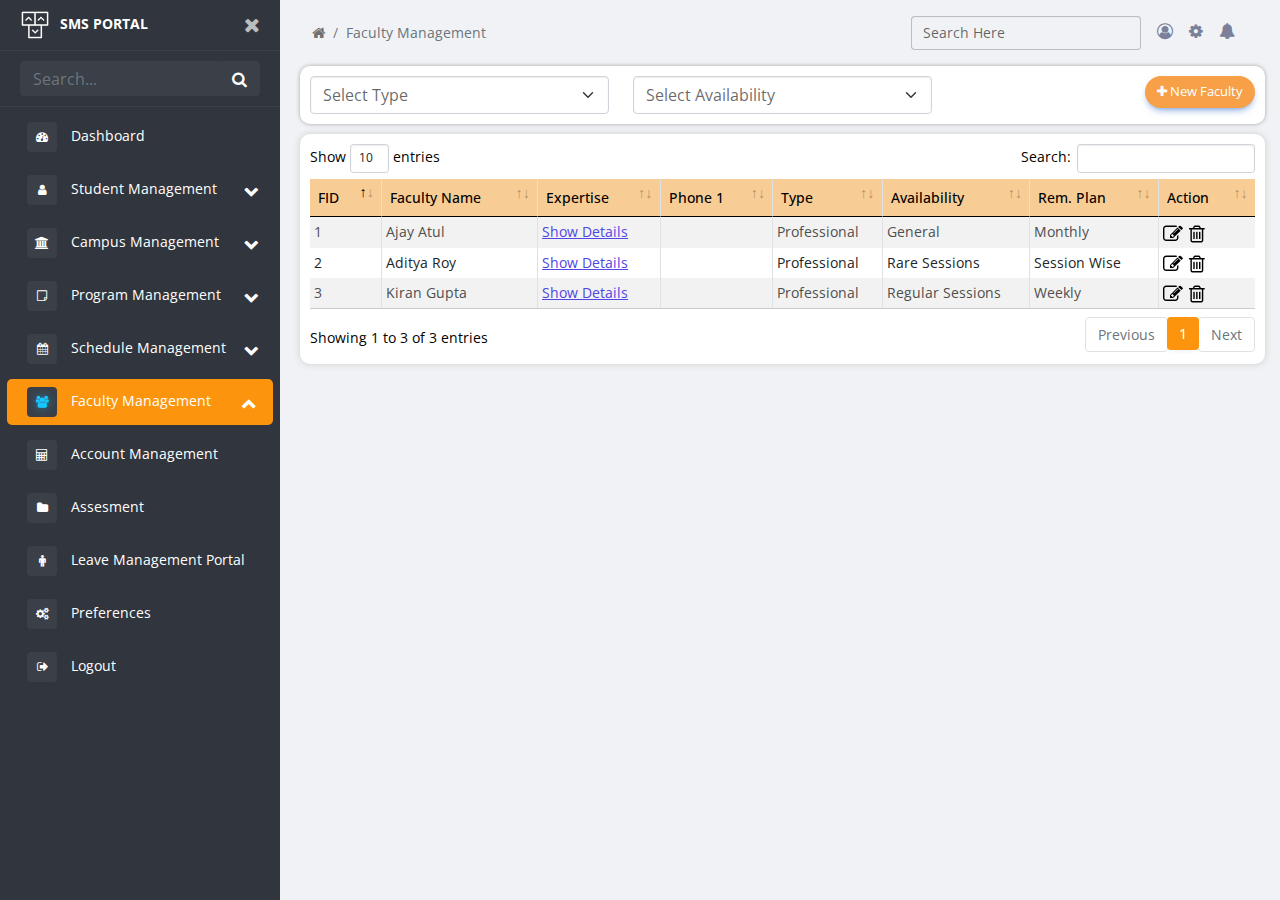
<file: faculty_management.html>
<!DOCTYPE html>
<html lang="en">

<head>

  <meta charset="utf-8">
  <meta name="viewport" content="width=device-width, initial-scale=1, shrink-to-fit=no">
  <meta name="description" content="">
  <meta name="author" content="">

  <title>:: Welcome to Student Portal ::</title>
  <link rel="shortcut icon" href="img/favicon.ico" />

  <!-- Bootstrap core CSS -->
  <!--  <link href="css/bootstrap.min.css" rel="stylesheet"> -->

  <!-- Custom styles for this template -->

  <!--  <link href="css/style.css" rel="stylesheet">
  <link href="fonts/stylesheet.css" rel="stylesheet"> -->


  <link rel="stylesheet" href="css/mdb.min.css">
  <link rel="stylesheet" href="css/bootstrap.min.css">
  <link rel="stylesheet" href="css/style.css">
  <link rel="stylesheet" href="fonts/font-awesome.min.css">
  <link rel="stylesheet" href="fonts/stylesheet.css">
  <link rel='stylesheet' href="css/dataTables.bootstrap4.min.css">



</head>

<body>

  <!-- partial:index.partial.html -->
  <div class="page-wrapper chiller-theme toggled">
    <a id="show-sidebar" class="btn btn-sm btn-dark" href="#">
      <i class="fa fa-bars"></i>
    </a>
    <nav id="sidebar" class="sidebar-wrapper">
      <div class="sidebar-content">
        <div class="sidebar-brand">
          <a href="#"><img src="img/logo-ct.png" alt="icon">SMS Portal</a>
          <div id="close-sidebar">
            <i class="fa fa-times"></i>
          </div>
        </div>
        
        <!-- sidebar-header  -->
        <div class="sidebar-search">
          <div>
            <div class="input-group">
              <input type="text" class="form-control search-menu" placeholder="Search...">
              <div class="input-group-append">
                <span class="input-group-text">
                  <i class="fa fa-search" aria-hidden="true"></i>
                </span>
              </div>
            </div>
          </div>
        </div>
        <!-- sidebar-search  -->
        <div class="sidebar-menu">
          <ul>
            <li class="">
              <a href="dashboard.html">
                <i class="fa fa-tachometer"></i>
                <span>Dashboard</span>
              </a>
            </li>
            <li class="sidebar-dropdown">
              <a href="#">
                <i class="fa fa-user" aria-hidden="true"></i>
                <span>Student Management</span>
               
              </a>
              <div class="sidebar-submenu">
                <ul>
                  <li>
                    <a href="student_management.html">Manage Student</a>
                  </li>
                  <li>
                    <a href="#">New Student EnrollMent</a>
                  </li>
                  <li>
                    <a href="manage_batch.html">Manage Batches</a>
                  </li>
                </ul>
              </div>
            </li>
            <li class="sidebar-dropdown">
              <a href="#">
                <i class="fa fa-university" aria-hidden="true"></i>
                <span>Campus Management</span>
              </a>
              <div class="sidebar-submenu">
                <ul>
                  <li>
                    <a href="campus_management.html">Manage Campus</a>
                  </li>
                 
                </ul>
              </div>
            </li>
            <li class="sidebar-dropdown">
              <a href="#">
                <i class="fa fa-sticky-note-o" aria-hidden="true"></i>
                <span>Program Management</span>
              </a>
              <div class="sidebar-submenu">
                <ul>
                  <li>
                    <a href="program_management.html">Manage Programs</a>
                  </li>
                  <li>
                    <a href="manage_course.html">Manage Courses</a>
                  </li>
                  <li>
                    <a href="manage_session.html">Manage Sessions</a>
                  </li>
                  <li>
                    <a href="manage_topics.html">Manage Topics</a>
                  </li>
                  
                </ul>
              </div>
            </li>
            <li class="sidebar-dropdown">
              <a href="#">
                <i class="fa fa-calendar" aria-hidden="true"></i>
                <span>Schedule Management</span>
              </a>
              <div class="sidebar-submenu">
                <ul>
                  <li>
                    <a href="schedule_management.html">Manage Schedule</a>
                  </li>
                  
                </ul>
              </div>
            </li>
            <li class="sidebar-dropdown active">
              <a href="#">
                <i class="fa fa-users" aria-hidden="true"></i>
                <span>Faculty Management</span>
              </a>
              <div class="sidebar-submenu">
                <ul>
                  <li>
                    <a href="faculty_management.html">Manage Faculty</a>
                  </li>
                  <li>
                    <a href="add_faculty.html">Add Faculty</a>
                  </li>
                </ul>
              </div>
            </li>
            <li>
              <a href="#">
                <i class="fa fa-calculator" aria-hidden="true"></i>
                <span>Account Management</span>
              </a>
            </li>
            <li>
              <a href="#">
                <i class="fa fa-folder"></i>
                <span>Assesment</span>
              </a>
            </li>
            <li>
              <a href="#">
                <i class="fa fa-male" aria-hidden="true"></i>
                <span>Leave Management Portal</span>
              </a>
            </li>
            <li>
              <a href="#">
                <i class="fa fa-cogs" aria-hidden="true"></i>
                <span>Preferences</span>
              </a>
            </li>
            <li>
              <a href="index.html">
                <i class="fa fa-sign-out" aria-hidden="true"></i>
                <span>Logout</span>
              </a>
            </li>
           
           
          </ul>
        </div>
        <!-- sidebar-menu  -->
      </div>
      <!-- sidebar-content  -->
     
    </nav>
    <!-- sidebar-wrapper  -->
    <main class="page-content">
      <div class="container-fluid">
        <nav class="navbar sticky-top navbar-light bg-light">
          <div class="container-fluid">
            <nav aria-label="breadcrumb">
              <ol class="breadcrumb">
                <li class="breadcrumb-item"><a href="#"><i class="fa fa-home" aria-hidden="true"></i></a></li>
                <li class="breadcrumb-item active" aria-current="page">Faculty Management</li>
              </ol>
            </nav>
            <ul class="nav justify-content-end">
              <li class="nav-item">
                <a class="nav-link" href="#">
                  <div class="form-outline">
                    <input type="text" id="form12" class="form-control" />
                    <label class="form-label" for="form12">Search Here</label>
                  </div>
                </a>
              </li>
              <li class="nav-item">
                <a class="nav-link" href="#"><i class="fa fa-user-circle-o" aria-hidden="true"></i></a>
              </li>
              <li class="nav-item">
                <a class="nav-link" href="#"><i class="fa fa-cog" aria-hidden="true"></i></a>
              </li>
              <li class="nav-item">
                <a class="nav-link " href="#"><i class="fa fa-bell" aria-hidden="true"></i></a>
              </li>
            </ul>
          </div>
        </nav>
        <div class="col-lg-12">
          <div class="filter_wrap">
            <div class="row">
              <div class="col-lg-4">
                <div class="select_wrap">
                  <select class="form-select">
                    <option selected>Select Type</option>
                    <option >Employee</option>
                    <option >Professional</option>
                  </select>
                </div>
              </div>
              <div class="col-lg-4">
                <div class="select_wrap">
                  <select class="form-select">
                    <option selected>Select Availability</option>
                    <option >Genral</option>
                    <option >Rare Sessions</option>
                    <option >Regular Sessions</option>
                  </select>
                </div>
              </div>
              <div class="col-lg-4">
                <div class="right_btn">
                  <a href="add_faculty.html"><button class="btn btn-primary"  type="button" role="button" aria-expanded="false">
                    <i class="fa fa-plus" aria-hidden="true"></i> New Faculty
                  </button>
                </div>
              </div>
            </div>
          </div>
        </div>

        <div class="col-lg-12">
          <div class="row">
            <div class="col-lg-12">
              <div class="table_main_wrap">
                <div class="table-reponsive tableFixHead">
                  <table id="example" class="table table-striped table-bordered">
                    <thead>
                      <tr>
                        <th>FID</th>
                        <th>Faculty Name</th>
                        <th>Expertise</th>
                        <th>Phone 1</th>
                        <th>Type</th>
                        <th>Availability</th>
                        <th>Rem. Plan</th>
                        <th>Action</th>

                      </tr>
                    </thead>
                    <tbody class="">
                      <tr>
                        <td>1</td>
                        <td>Ajay Atul</td>
                        <td><a href="work_experience.html">Show Details</a></td>
                        <td></td>
                        <td>Professional</td>
                        <td>General</td>
                        <td>Monthly</td>
                        <td class="tab_btn">
                          <button type="button" class="btn btn-primary btn-floating" data-bs-toggle="tooltip"
                            title="Edit"><i class="fa fa-pencil-square-o" aria-hidden="true"></i>
                          </button>
                          <button type="button" class="btn btn-primary btn-floating" data-bs-toggle="tooltip"
                            title="Delete"><i class="fa fa-trash-o" aria-hidden="true"></i>
                          </button>
                        </td>
                      </tr>
                      <tr>
                        <td>2</td>
                        <td>Aditya Roy</td>
                        <td><a href="work_experience.html">Show Details</a></td>
                        <td></td>
                        <td>Professional</td>
                        <td>Rare Sessions</td>
                        <td>Session Wise</td>
                        <td class="tab_btn">
                          <button type="button" class="btn btn-primary btn-floating" data-bs-toggle="tooltip"
                            title="Edit"><i class="fa fa-pencil-square-o" aria-hidden="true"></i>
                          </button>
                          <button type="button" class="btn btn-primary btn-floating" data-bs-toggle="tooltip"
                            title="Delete"><i class="fa fa-trash-o" aria-hidden="true"></i>
                          </button>
                        </td>
                      </tr>
                      <tr>
                        <td>3</td>
                        <td>Kiran Gupta</td>
                        <td><a href="work_experience.html">Show Details</a></td>
                        <td></td>
                        <td>Professional</td>
                        <td>Regular Sessions</td>
                        <td>Weekly</td>
                        <td class="tab_btn">
                          <button type="button" class="btn btn-primary btn-floating" data-bs-toggle="tooltip"
                            title="Edit"><i class="fa fa-pencil-square-o" aria-hidden="true"></i>
                          </button>
                          <button type="button" class="btn btn-primary btn-floating" data-bs-toggle="tooltip"
                            title="Delete"><i class="fa fa-trash-o" aria-hidden="true"></i>
                          </button>
                        </td>
                      </tr>

                    </tbody>
                  </table>
                </div>
              </div>
            </div>

          </div>
        </div>
      </div>

    </main>
    <!-- page-content" -->
  </div>
  <!-- page-wrapper -->



  <!-- Modal Pop Up for New Student Enrollment -->
  <div class="modal fade" id="add_space" tabindex="-1" aria-labelledby="exampleModalLabel" aria-hidden="true">
    <div class="modal-dialog">
      <div class="modal-content">
        <div class="modal-header">
          <h5 class="modal-title" id="exampleModalLabel">Add Space</h5>
          <button type="button" class="btn-close" data-mdb-dismiss="modal" aria-label="Close"></button>
        </div>
        <div class="modal-body">
          <div class="container-fluid">
            <div class="row">
              <div class="col-lg-12">
                <div class="select_wrap">
                  <select class="form-select">
                    <option>Select Type of Space</option>
                    <option>Treditional Classroom</option>
                    <option>Digital Classroom</option>
                    <option>Seminar Hall</option>
                  </select>
                </div>
              </div>
              <div class="col-lg-12 ">
                <div class="inp_wrap">
                  <div class="form-outline">
                    <input type="number" id="form12" class="form-control" />
                    <label class="form-label" for="form12">No of Availabel Space</label>
                  </div>
                </div>
              </div>
              <div class="col-lg-12 ">
                <div class="inp_wrap">
                  <div class="form-outline">
                    <input type="number" id="form12" class="form-control" />
                    <label class="form-label" for="form12">Space / City</label>
                  </div>
                </div>
              </div>
            </div>
          </div>
        </div>
        <div class="modal-footer">
          <div class="action_btn">

            <button type="button" class="btn btn-dark btn-rounded" data-mdb-dismiss="modal">Cancel</button>
            <button type="button" class="btn btn-warning btn-rounded">Save</button>
          </div>

        </div>
      </div>
    </div>
  </div>






  <!-- Bootstrap core JavaScript -->
  <script src="js/jquery.min.js"></script>
  <script src="js/mdb.min.js"></script>
  <script src="js/bootstrap.bundle.min.js"></script>
  <script src="js/jquery.dataTables1.10.19.min.js"></script>
  <script src="js/dataTables.bootstrap4.min.js"></script>
  <script>
    $(".sidebar-dropdown > a").click(function () {
      $(".sidebar-submenu").slideUp(200);
      if (
        $(this)
          .parent()
          .hasClass("active")
      ) {
        $(".sidebar-dropdown").removeClass("active");
        $(this)
          .parent()
          .removeClass("active");
      } else {
        $(".sidebar-dropdown").removeClass("active");
        $(this)
          .next(".sidebar-submenu")
          .slideDown(200);
        $(this)
          .parent()
          .addClass("active");
      }
    });

    $("#close-sidebar").click(function () {
      $(".page-wrapper").removeClass("toggled");
    });
    $("#show-sidebar").click(function () {
      $(".page-wrapper").addClass("toggled");
    });
  </script>



  <!-- Script for datatables -->
  <script>
    $(document).ready(function () {
      $('#example').DataTable();
    });

  </script>



<!-- Script for Tooltip -->
<script>
  var tooltipTriggerList = [].slice.call(document.querySelectorAll('[data-bs-toggle="tooltip"]'))
  var tooltipList = tooltipTriggerList.map(function (tooltipTriggerEl) {
    return new bootstrap.Tooltip(tooltipTriggerEl)
  })
</script>







</body>

</html>
</file>
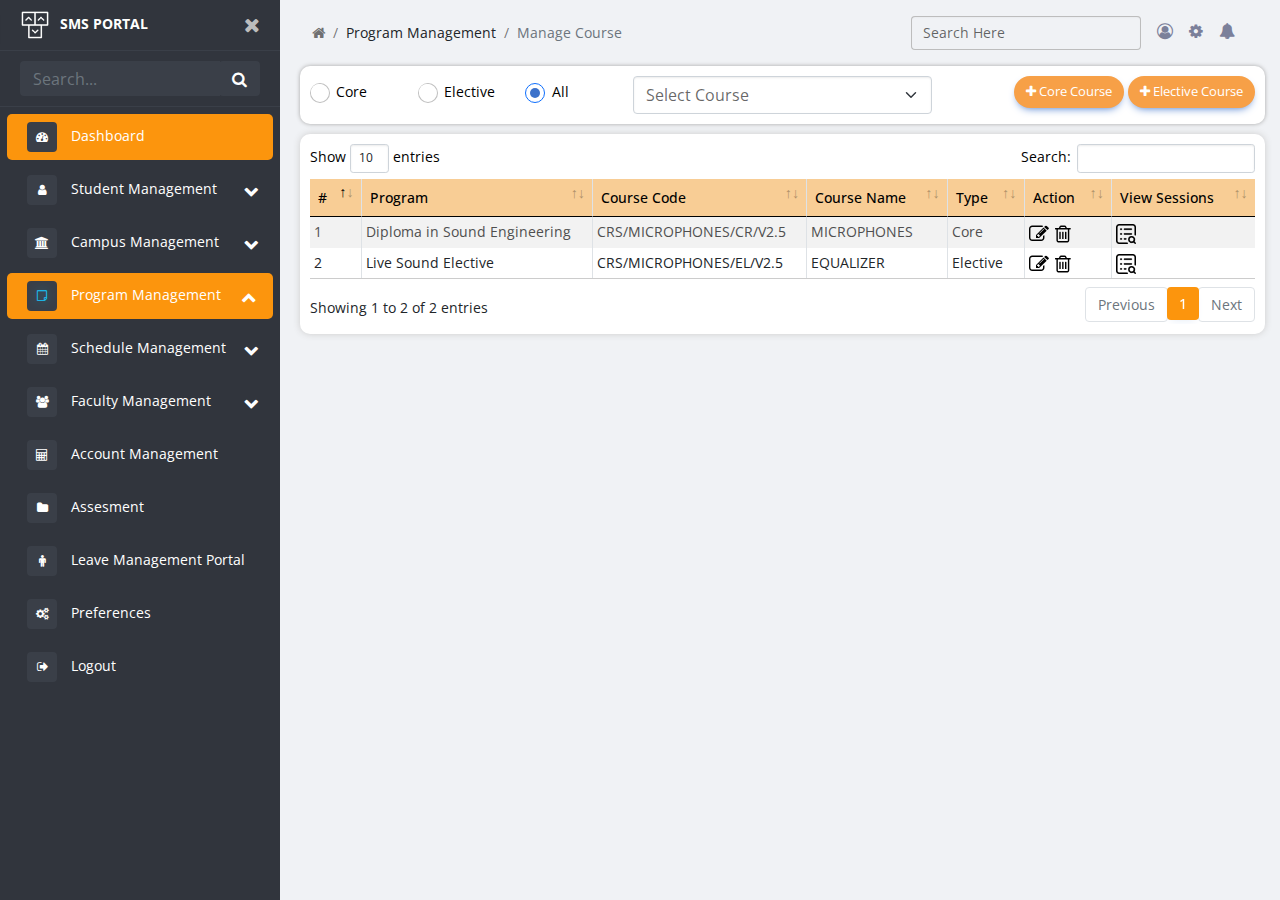
<file: manage_course.html>
<!DOCTYPE html>
<html lang="en">

<head>

  <meta charset="utf-8">
  <meta name="viewport" content="width=device-width, initial-scale=1, shrink-to-fit=no">
  <meta name="description" content="">
  <meta name="author" content="">

  <title>:: Welcome to Student Portal ::</title>
  <link rel="shortcut icon" href="img/favicon.ico" />

  <!-- Bootstrap core CSS -->
  <!--  <link href="css/bootstrap.min.css" rel="stylesheet"> -->

  <!-- Custom styles for this template -->

  <!--  <link href="css/style.css" rel="stylesheet">
  <link href="fonts/stylesheet.css" rel="stylesheet"> -->


  <link rel="stylesheet" href="css/mdb.min.css">
  <link rel="stylesheet" href="css/bootstrap.min.css">
  <link rel="stylesheet" href="css/style.css">
  <link rel="stylesheet" href="fonts/font-awesome.min.css">
  <link rel="stylesheet" href="fonts/stylesheet.css">
  <link rel='stylesheet' href="css/dataTables.bootstrap4.min.css">



</head>

<body>

  <!-- partial:index.partial.html -->
  <div class="page-wrapper chiller-theme toggled">
    <a id="show-sidebar" class="btn btn-sm btn-dark" href="#">
      <i class="fa fa-bars"></i>
    </a>
    <nav id="sidebar" class="sidebar-wrapper">
      <div class="sidebar-content">
        <div class="sidebar-brand">
          <a href="#"><img src="img/logo-ct.png" alt="icon">SMS Portal</a>
          <div id="close-sidebar">
            <i class="fa fa-times"></i>
          </div>
        </div>
        
        <!-- sidebar-header  -->
        <div class="sidebar-search">
          <div>
            <div class="input-group">
              <input type="text" class="form-control search-menu" placeholder="Search...">
              <div class="input-group-append">
                <span class="input-group-text">
                  <i class="fa fa-search" aria-hidden="true"></i>
                </span>
              </div>
            </div>
          </div>
        </div>
        <!-- sidebar-search  -->
        <div class="sidebar-menu">
          <ul>
            <li class="active">
              <a href="dashboard.html">
                <i class="fa fa-tachometer"></i>
                <span>Dashboard</span>
              </a>
            </li>
            <li class="sidebar-dropdown">
              <a href="#">
                <i class="fa fa-user" aria-hidden="true"></i>
                <span>Student Management</span>
               
              </a>
              <div class="sidebar-submenu">
                <ul>
                  <li>
                    <a href="student_management.html">Manage Student</a>
                  </li>
                  <li>
                    <a href="#">New Student EnrollMent</a>
                  </li>
                  <li>
                    <a href="manage_batch.html">Manage Batches</a>
                  </li>
                </ul>
              </div>
            </li>
            <li class="sidebar-dropdown">
              <a href="#">
                <i class="fa fa-university" aria-hidden="true"></i>
                <span>Campus Management</span>
              </a>
              <div class="sidebar-submenu">
                <ul>
                  <li>
                    <a href="campus_management.html">Manage Campus</a>
                  </li>
                </ul>
              </div>
            </li>
            <li class="sidebar-dropdown active">
              <a href="#">
                <i class="fa fa-sticky-note-o" aria-hidden="true"></i>
                <span>Program Management</span>
              </a>
              <div class="sidebar-submenu">
                <ul>
                  <li>
                    <a href="program_management.html">Manage Programs</a>
                  </li>
                  <li>
                    <a href="manage_course.html">Manage Courses</a>
                  </li>
                  <li>
                    <a href="manage_session.html">Manage Sessions</a>
                  </li>
                  <li>
                    <a href="manage_topics.html">Manage Topics</a>
                  </li>
                  
                </ul>
              </div>
            </li>
            <li class="sidebar-dropdown">
              <a href="#">
                <i class="fa fa-calendar" aria-hidden="true"></i>
                <span>Schedule Management</span>
              </a>
              <div class="sidebar-submenu">
                <ul>
                  <li>
                    <a href="schedule_management.html">Manage Schedule</a>
                  </li>
                  
                </ul>
              </div>
            </li>
            <li class="sidebar-dropdown">
              <a href="#">
                <i class="fa fa-users" aria-hidden="true"></i>
                <span>Faculty Management</span>
              </a>
              <div class="sidebar-submenu">
                <ul>
                  <li>
                    <a href="faculty_management.html">Manage Faculty</a>
                  </li>
                  <li>
                    <a href="add_faculty.html">Add Faculty</a>
                  </li>
                </ul>
              </div>
            </li>
            <li>
              <a href="#">
                <i class="fa fa-calculator" aria-hidden="true"></i>
                <span>Account Management</span>
              </a>
            </li>
            <li>
              <a href="#">
                <i class="fa fa-folder"></i>
                <span>Assesment</span>
              </a>
            </li>
            <li>
              <a href="#">
                <i class="fa fa-male" aria-hidden="true"></i>
                <span>Leave Management Portal</span>
              </a>
            </li>
            <li>
              <a href="#">
                <i class="fa fa-cogs" aria-hidden="true"></i>
                <span>Preferences</span>
              </a>
            </li>
            <li>
              <a href="index.html">
                <i class="fa fa-sign-out" aria-hidden="true"></i>
                <span>Logout</span>
              </a>
            </li>
           
           
          </ul>
        </div>
        <!-- sidebar-menu  -->
      </div>
    
     
    </nav>
    <!-- sidebar-wrapper  -->
    <main class="page-content">
      <div class="container-fluid">
        <nav class="navbar sticky-top navbar-light bg-light">
          <div class="container-fluid">
            <nav aria-label="breadcrumb">
              <ol class="breadcrumb">
                <li class="breadcrumb-item"><a href="#"><i class="fa fa-home" aria-hidden="true"></i></a></li>
                <li class="breadcrumb-item " aria-current="page">Program Management</li>
                <li class="breadcrumb-item active" aria-current="page">Manage Course</li>
              </ol>
            </nav>
            <ul class="nav justify-content-end">
              <li class="nav-item">
                <a class="nav-link" href="#">
                  <div class="form-outline">
                    <input type="text" id="form12" class="form-control" />
                    <label class="form-label" for="form12">Search Here</label>
                  </div>
                </a>
              </li>
              <li class="nav-item">
                <a class="nav-link" href="#"><i class="fa fa-user-circle-o" aria-hidden="true"></i></a>
              </li>
              <li class="nav-item">
                <a class="nav-link" href="#"><i class="fa fa-cog" aria-hidden="true"></i></a>
              </li>
              <li class="nav-item">
                <a class="nav-link " href="#"><i class="fa fa-bell" aria-hidden="true"></i></a>
              </li>
            </ul>
          </div>
        </nav>
        <div class="col-lg-12">
          <div class="filter_wrap">
            <div class="row">
              <div class="col-lg-12">
                <div class="row">
                  <div class="col-lg-4 col-md-6">
                    <div class="radio_wrap">
                   <div class="row">
                    <div class="col-lg-4">
                      <div class="form-check">
                        <input class="form-check-input" type="radio" name="flexRadioDefault" id="flexRadioDefault1"/>
                        <label class="form-check-label" for="flexRadioDefault1"> Core </label>
                      </div>
                    </div>
                    <div class="col-lg-4">
                      <div class="form-check">
                        <input class="form-check-input" type="radio" name="flexRadioDefault" id="flexRadioDefault1"/>
                        <label class="form-check-label" for="flexRadioDefault1"> Elective </label>
                      </div>
                    </div>
                    <div class="col-lg-4">
                      <div class="form-check">
                        <input class="form-check-input" type="radio" name="flexRadioDefault" id="flexRadioDefault1" checked/>
                        <label class="form-check-label" for="flexRadioDefault1"> All </label>
                      </div>
                    </div>
                   </div>
                  </div>
                  </div>
                  <div class="col-lg-4 col-md-6">
                    <div class="select_wrap">
                      <select class="form-select">
                        <option selected>Select Course</option>
                        <option >Microphones</option>
                        <option >Equalizer</option>
                      </select>
                    </div>
                  </div>
                  <div class="col-lg-4 col-md-6">
                    <div class="right_btn">

                      <button class="btn btn-primary" type="button" data-mdb-toggle="modal" data-mdb-target="#core_program">
                        <i class="fa fa-plus" aria-hidden="true"></i> Core Course
                      </button>
                      <button class="btn btn-primary" type="button" data-mdb-toggle="modal"
                        data-mdb-target="#elective_program">
                        <i class="fa fa-plus" aria-hidden="true"></i> Elective Course
                      </button>
    
                    </div>
                  </div>
                </div>
             

              </div>


            </div>
          </div>
        </div>

        <div class="col-lg-12">
          <div class="row">
            <div class="col-lg-12">
              <div class="table_main_wrap">
                <div class="table-reponsive tableFixHead">
                  <table id="example" class="table table-striped table-bordered">
                    <thead>
                      <tr>
                        <th>#</th>
                        <th>Program</th>
                        <th>Course Code</th>
                        <th>Course Name</th>
                        <th>Type</th>
                        <th>Action</th>
                        <th>View Sessions</th>

                      </tr>
                    </thead>
                    <tbody class="">
                      <tr>
                        <td>1</td>
                        <td>Diploma in Sound Engineering</td>
                        <td>CRS/MICROPHONES/CR/V2.5</td>
                        <td>MICROPHONES</td>
                        <td>Core</td>
                        <td class="tab_btn">
                          <button type="button" class="btn btn-primary btn-floating" data-bs-toggle="tooltip"
                            title="Edit">
                            <i class="fa fa-pencil-square-o" aria-hidden="true"></i>
                          </button>
                          <button type="button" class="btn btn-primary btn-floating" data-bs-toggle="tooltip"
                            title="Delete">
                            <i class="fa fa-trash-o" aria-hidden="true"></i>
                          </button>
                        </td>
                        <td class="tab_btn">
                          <button type="button" class="btn btn-primary btn-floating"
                            data-bs-toggle="tooltip" title="View Sessions">
                            <a href="manage_session.html"><img src="img/view.png" alt="icon" /></a>
                          </button>
                        </td>
                      </tr>
                      <tr>
                        <td>2</td>
                        <td>Live Sound Elective</td>
                        <td>CRS/MICROPHONES/EL/V2.5</td>
                        <td>EQUALIZER</td>
                        <td>Elective</td>
                        <td class="tab_btn">
                          <button type="button" class="btn btn-primary btn-floating"
                            data-bs-toggle="tooltip" title="Edit">
                            <i class="fa fa-pencil-square-o" aria-hidden="true"></i>
                          </button>
                          <button type="button" class="btn btn-primary btn-floating"
                            data-bs-toggle="tooltip" title="Delete">
                          <i class="fa fa-trash-o" aria-hidden="true"></i>
                          </button>
                        </td>
                        <td class="tab_btn"><button type="button" class="btn btn-primary btn-floating"
                            data-bs-toggle="tooltip" title="View Sessions">
                            <a href="manage_session.html"><img src="img/view.png" alt="icon" /></a>
                          </button>
                        </td>
                      </tr>



                    </tbody>
                  </table>
                </div>
              </div>
            </div>

          </div>
        </div>
      </div>

    </main>
    <!-- page-content" -->
  </div>
  <!-- page-wrapper -->



  <!-- Modal Pop Up for New Student Enrollment -->
  <div class="modal fade" id="core_program" tabindex="-1" aria-labelledby="exampleModalLabel" aria-hidden="true">
    <div class="modal-dialog">
      <div class="modal-content">
        <div class="modal-header">
          <h5 class="modal-title" id="exampleModalLabel">Add Core Course</h5>
          <button type="button" class="btn-close" data-mdb-dismiss="modal" aria-label="Close"></button>
        </div>
        <div class="modal-body">
          <div class="container-fluid">
            <div class="row">
              <div class="col-lg-12 col-md-12">
                <div class="select_wrap">
                  <select class="form-select">
                    <option>Select Program</option>
                    <option selected>Diploma in sound Engineering</option>
                   
                  </select>
                </div>
              </div>
              <div class="col-lg-12 ">
                <div class="inp_wrap">
                  <div class="form-outline">
                    <input type="text" id="form12" class="form-control" disabled value="CRS/MICROPHONES/CR/V2.5" />
                    <label class="form-label" for="form12">Code</label>
                  </div>
                </div>
              </div>
              <div class="col-lg-12 ">
                <div class="inp_wrap">
                  <div class="form-outline">
                    <input type="text" id="form12" class="form-control" value="MICROPHONES" />
                    <label class="form-label" for="form12">Name</label>
                  </div>
                </div>
              </div>
              <div class="col-lg-12 ">
                <div class="inp_wrap">
                  <div class="form-outline">
                    <input type="text" id="form12" class="form-control" value="V2.5" />
                    <label class="form-label" for="form12">Revision Version</label>
                  </div>
                </div>
              </div>
            </div>
          </div>
        </div>
        <div class="modal-footer">
          <div class="action_btn">
            <button type="button" class="btn btn-dark btn-rounded" data-mdb-dismiss="modal">Cancel</button>
            <button type="button" class="btn btn-warning btn-rounded">Save</button>
          </div>
        </div>
      </div>
    </div>
  </div>

  <!-- Modal Pop Up for New Student Enrollment -->
  <div class="modal fade" id="elective_program" tabindex="-1" aria-labelledby="exampleModalLabel" aria-hidden="true">
    <div class="modal-dialog">
      <div class="modal-content">
        <div class="modal-header">
          <h5 class="modal-title" id="exampleModalLabel">Add Elective Course</h5>
          <button type="button" class="btn-close" data-mdb-dismiss="modal" aria-label="Close"></button>
        </div>
        <div class="modal-body">
          <div class="container-fluid">
            <div class="row">
              <div class="col-lg-12 col-md-12">
                <div class="select_wrap">
                  <select class="form-select">
                    <option>Select Program</option>
                    <option selected>Live Sound Elective</option>
                   
                  </select>
                </div>
              </div>
              <div class="col-lg-12 ">
                <div class="inp_wrap">
                  <div class="form-outline">
                    <input type="text" id="form12" class="form-control" value="CRS/MICROPHONES/EL/V2.5" disabled />
                    <label class="form-label" for="form12">Code</label>
                  </div>
                </div>
              </div>
              <div class="col-lg-12 ">
                <div class="inp_wrap">
                  <div class="form-outline">
                    <input type="text" id="form12" class="form-control" value="MICROPHONES" />
                    <label class="form-label" for="form12">Name</label>
                  </div>
                </div>
              </div>
              <div class="col-lg-12 ">
                <div class="inp_wrap">
                  <div class="form-outline">
                    <input type="text" id="form12" class="form-control" value="V2.5" />
                    <label class="form-label" for="form12">Revision Version</label>
                  </div>
                </div>
              </div>
            </div>
          </div>
        </div>
        <div class="modal-footer">
          <div class="action_btn">
            <button type="button" class="btn btn-dark btn-rounded" data-mdb-dismiss="modal">Cancel</button>
            <button type="button" class="btn btn-warning btn-rounded">Save</button>
          </div>
        </div>
      </div>
    </div>
  </div>

  <!-- Bootstrap core JavaScript -->
  <script src="js/jquery.min.js"></script>
  <script src="js/mdb.min.js"></script>
  <script src="js/bootstrap.bundle.min.js"></script>
  <script src="js/jquery.dataTables1.10.19.min.js"></script>
  <script src="js/dataTables.bootstrap4.min.js"></script>
  
  <script>
    $(".sidebar-dropdown > a").click(function () {
      $(".sidebar-submenu").slideUp(200);
      if (
        $(this)
          .parent()
          .hasClass("active")
      ) {
        $(".sidebar-dropdown").removeClass("active");
        $(this)
          .parent()
          .removeClass("active");
      } else {
        $(".sidebar-dropdown").removeClass("active");
        $(this)
          .next(".sidebar-submenu")
          .slideDown(200);
        $(this)
          .parent()
          .addClass("active");
      }
    });

    $("#close-sidebar").click(function () {
      $(".page-wrapper").removeClass("toggled");
    });
    $("#show-sidebar").click(function () {
      $(".page-wrapper").addClass("toggled");
    });
  </script>

  <!-- Script for datatables -->
  <script>
    $(document).ready(function () {
      $('#example').DataTable();
    });
  </script>


  <!-- Script for Tooltip -->
  <script>
    var tooltipTriggerList = [].slice.call(document.querySelectorAll('[data-bs-toggle="tooltip"]'))
    var tooltipList = tooltipTriggerList.map(function (tooltipTriggerEl) {
      return new bootstrap.Tooltip(tooltipTriggerEl)
    })
  </script>

</body>

</html>
</file>
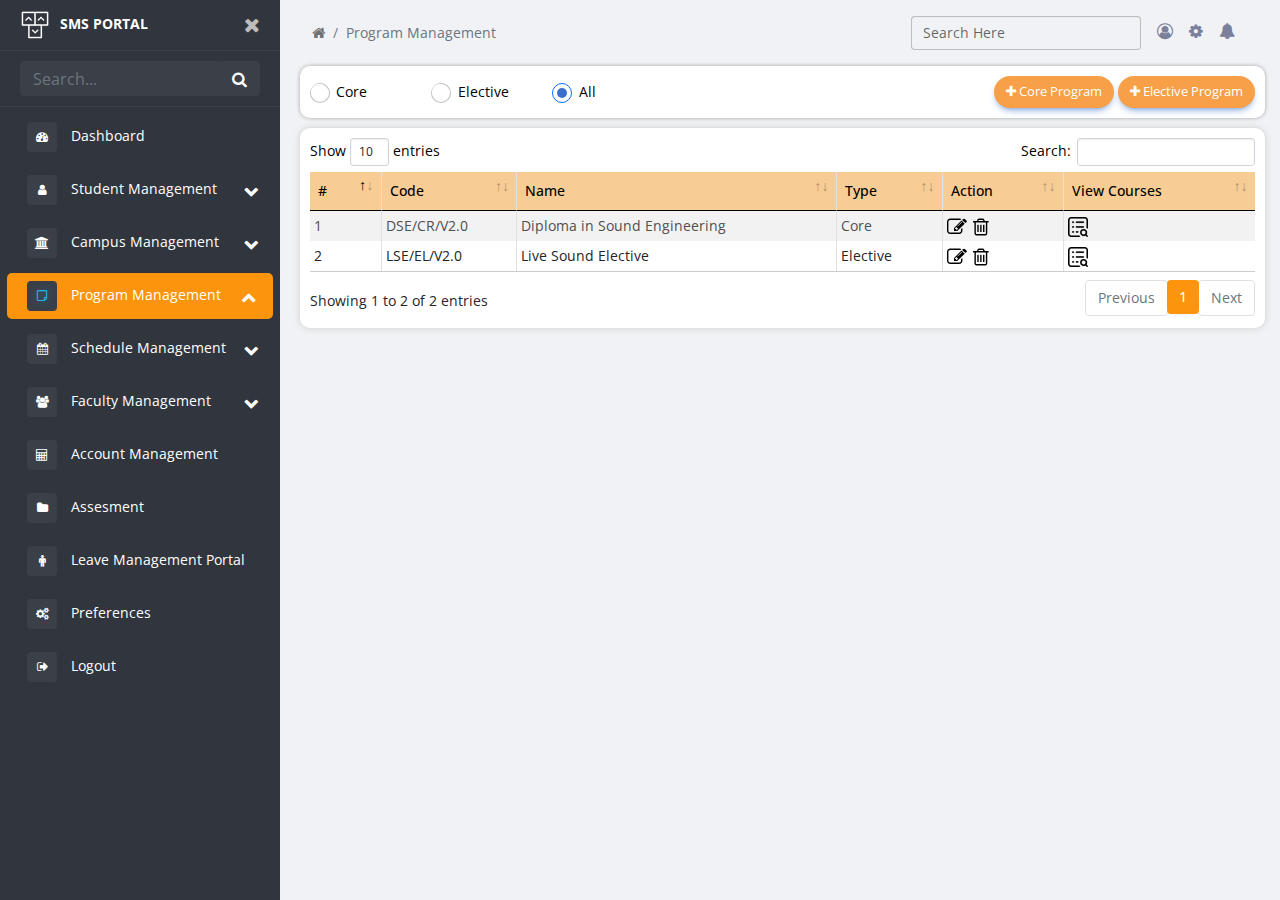
<file: program_management.html>
<!DOCTYPE html>
<html lang="en">

<head>

  <meta charset="utf-8">
  <meta name="viewport" content="width=device-width, initial-scale=1, shrink-to-fit=no">
  <meta name="description" content="">
  <meta name="author" content="">

  <title>:: Welcome to Student Portal ::</title>
  <link rel="shortcut icon" href="img/favicon.ico" />

  <!-- Bootstrap core CSS -->
  <!--  <link href="css/bootstrap.min.css" rel="stylesheet"> -->

  <!-- Custom styles for this template -->

  <!--  <link href="css/style.css" rel="stylesheet">
  <link href="fonts/stylesheet.css" rel="stylesheet"> -->


  <link rel="stylesheet" href="css/mdb.min.css">
  <link rel="stylesheet" href="css/bootstrap.min.css">
  <link rel="stylesheet" href="css/style.css">
  <link rel="stylesheet" href="fonts/font-awesome.min.css">
  <link rel="stylesheet" href="fonts/stylesheet.css">
  <link rel='stylesheet' href="css/dataTables.bootstrap4.min.css">



</head>

<body>

  <!-- partial:index.partial.html -->
  <div class="page-wrapper chiller-theme toggled">
    <a id="show-sidebar" class="btn btn-sm btn-dark" href="#">
      <i class="fa fa-bars"></i>
    </a>
    <nav id="sidebar" class="sidebar-wrapper">
      <div class="sidebar-content">
        <div class="sidebar-brand">
          <a href="#"><img src="img/logo-ct.png" alt="icon">SMS Portal</a>
          <div id="close-sidebar">
            <i class="fa fa-times"></i>
          </div>
        </div>
        
        <!-- sidebar-header  -->
        <div class="sidebar-search">
          <div>
            <div class="input-group">
              <input type="text" class="form-control search-menu" placeholder="Search...">
              <div class="input-group-append">
                <span class="input-group-text">
                  <i class="fa fa-search" aria-hidden="true"></i>
                </span>
              </div>
            </div>
          </div>
        </div>
        <!-- sidebar-search  -->
        <div class="sidebar-menu">
          <ul>
            <li class="">
              <a href="dashboard.html">
                <i class="fa fa-tachometer"></i>
                <span>Dashboard</span>
              </a>
            </li>
            <li class="sidebar-dropdown">
              <a href="#">
                <i class="fa fa-user" aria-hidden="true"></i>
                <span>Student Management</span>
               
              </a>
              <div class="sidebar-submenu">
                <ul>
                  <li>
                    <a href="student_management.html">Manage Student</a>
                  </li>
                  <li>
                    <a href="#">New Student EnrollMent</a>
                  </li>
                  <li>
                    <a href="manage_batch.html">Manage Batches</a>
                  </li>
                </ul>
              </div>
            </li>
            <li class="sidebar-dropdown">
              <a href="#">
                <i class="fa fa-university" aria-hidden="true"></i>
                <span>Campus Management</span>
              </a>
              <div class="sidebar-submenu">
                <ul>
                  <li>
                    <a href="campus_management.html">Manage Campus</a>
                  </li>
                  
                 
                </ul>
              </div>
            </li>
            <li class="sidebar-dropdown active">
              <a href="#">
                <i class="fa fa-sticky-note-o" aria-hidden="true"></i>
                <span>Program Management</span>
              </a>
              <div class="sidebar-submenu">
                <ul>
                  <li>
                    <a href="program_management.html">Manage Programs</a>
                  </li>
                  <li>
                    <a href="manage_course.html">Manage Courses</a>
                  </li>
                  <li>
                    <a href="manage_session.html">Manage Sessions</a>
                  </li>
                  <li>
                    <a href="manage_topics.html">Manage Topics</a>
                  </li>
                  
                </ul>
              </div>
            </li>
            <li class="sidebar-dropdown">
              <a href="#">
                <i class="fa fa-calendar" aria-hidden="true"></i>
                <span>Schedule Management</span>
              </a>
              <div class="sidebar-submenu">
                <ul>
                  <li>
                    <a href="schedule_management.html">Manage Schedule</a>
                  </li>
                  
                </ul>
              </div>
            </li>
            <li class="sidebar-dropdown">
              <a href="#">
                <i class="fa fa-users" aria-hidden="true"></i>
                <span>Faculty Management</span>
              </a>
              <div class="sidebar-submenu">
                <ul>
                  <li>
                    <a href="faculty_management.html">Manage Faculty</a>
                  </li>
                  <li>
                    <a href="add_faculty.html">Add Faculty</a>
                  </li>
                </ul>
              </div>
            </li>
            <li>
              <a href="#">
                <i class="fa fa-calculator" aria-hidden="true"></i>
                <span>Account Management</span>
              </a>
            </li>
            <li>
              <a href="#">
                <i class="fa fa-folder"></i>
                <span>Assesment</span>
              </a>
            </li>
            <li>
              <a href="#">
                <i class="fa fa-male" aria-hidden="true"></i>
                <span>Leave Management Portal</span>
              </a>
            </li>
            <li>
              <a href="#">
                <i class="fa fa-cogs" aria-hidden="true"></i>
                <span>Preferences</span>
              </a>
            </li>
            <li>
              <a href="#">
                <i class="fa fa-sign-out" aria-hidden="true"></i>
                <span>Logout</span>
              </a>
            </li>
           
           
          </ul>
        </div>
        <!-- sidebar-menu  -->
      </div>
     
    
    </nav>
    <!-- sidebar-wrapper  -->
    <main class="page-content">
      <div class="container-fluid">
        <nav class="navbar sticky-top navbar-light bg-light">
          <div class="container-fluid">
            <nav aria-label="breadcrumb">
              <ol class="breadcrumb">
                <li class="breadcrumb-item"><a href="#"><i class="fa fa-home" aria-hidden="true"></i></a></li>
                <li class="breadcrumb-item active" aria-current="page">Program Management</li>
              </ol>
            </nav>
            <ul class="nav justify-content-end">
              <li class="nav-item">
                <a class="nav-link" href="#">
                  <div class="form-outline">
                    <input type="text" id="form12" class="form-control" />
                    <label class="form-label" for="form12">Search Here</label>
                  </div>
                </a>
              </li>
              <li class="nav-item">
                <a class="nav-link" href="#"><i class="fa fa-user-circle-o" aria-hidden="true"></i></a>
              </li>
              <li class="nav-item">
                <a class="nav-link" href="#"><i class="fa fa-cog" aria-hidden="true"></i></a>
              </li>
              <li class="nav-item">
                <a class="nav-link " href="#"><i class="fa fa-bell" aria-hidden="true"></i></a>
              </li>
            </ul>
          </div>
        </nav>
        <div class="col-lg-12">
          <div class="filter_wrap">
            <div class="row">
              <div class="col-lg-12">
                <div class="row">
                  <div class="col-lg-6 col-md-6">
                    <div class="radio_wrap">
                   <div class="row">
                    <div class="col-lg-3">
                      <div class="form-check">
                        <input class="form-check-input" type="radio" name="flexRadioDefault" id="flexRadioDefault1"/>
                        <label class="form-check-label" for="flexRadioDefault1"> Core </label>
                      </div>
                    </div>
                    <div class="col-lg-3">
                      <div class="form-check">
                        <input class="form-check-input" type="radio" name="flexRadioDefault" id="flexRadioDefault1"/>
                        <label class="form-check-label" for="flexRadioDefault1"> Elective </label>
                      </div>
                    </div>
                    <div class="col-lg-3">
                      <div class="form-check">
                        <input class="form-check-input" type="radio" name="flexRadioDefault" id="flexRadioDefault1" checked/>
                        <label class="form-check-label" for="flexRadioDefault1"> All </label>
                      </div>
                    </div>
                   </div>
                  </div>
                  </div>
                  <div class="col-lg-6 col-md-6">
                    <div class="right_btn">

                      <button class="btn btn-primary" type="button" data-mdb-toggle="modal" data-mdb-target="#core_program">
                        <i class="fa fa-plus" aria-hidden="true"></i> Core Program
                      </button>
                      <button class="btn btn-primary" type="button" data-mdb-toggle="modal"
                        data-mdb-target="#elective_program">
                        <i class="fa fa-plus" aria-hidden="true"></i> Elective Program
                      </button>
    
                    </div>
                  </div>
                </div>
             

              </div>


            </div>
          </div>
        </div>

        <div class="col-lg-12">
          <div class="row">
            <div class="col-lg-12">
              <div class="table_main_wrap">
                <div class="table-reponsive tableFixHead">
                 
                  <table id="example" class="table table-striped table-bordered">
                    <thead>
                      <tr>
                        <th>#</th>
                        <th>Code</th>
                        <th>Name</th>
                        <th>Type</th>
                        <th>Action</th>
                        <th>View Courses</th>

                      </tr>
                    </thead>
                    <tbody class="">
                      <tr>
                        <td>1</td>
                        <td>DSE/CR/V2.0</td>
                        <td>Diploma in Sound Engineering</td>
                        <td>Core</td>
                        <td class="tab_btn">
                          <button type="button" class="btn btn-primary btn-floating" data-bs-toggle="tooltip"
                            title="Edit">
                            <i class="fa fa-pencil-square-o" aria-hidden="true"></i>
                          </button>
                          <button type="button" class="btn btn-primary btn-floating" data-bs-toggle="tooltip"
                            title="Delete">
                            <i class="fa fa-trash-o" aria-hidden="true"></i>
                          </button>
                        </td>
                        <td class="tab_btn"><button type="button" class="btn btn-primary btn-floating"
                            data-bs-toggle="tooltip" title="View Courses">
                            <a href="manage_course.html"><img src="img/view.png" alt="icon" /></a>
                          </button>
                        </td>
                      </tr>
                      <tr>
                        <td>2</td>
                        <td>LSE/EL/V2.0</td>
                        <td>Live Sound Elective</td>
                        <td>Elective</td>
                        <td class="tab_btn">
                          <button type="button" class="btn btn-primary btn-floating"
                            data-bs-toggle="tooltip" title="Edit">
                            <i class="fa fa-pencil-square-o" aria-hidden="true"></i>
                          </button>
                          <button type="button" class="btn btn-primary btn-floating"
                            data-bs-toggle="tooltip" title="Delete">
                          <i class="fa fa-trash-o" aria-hidden="true"></i>
                          </button>
                        </td>
                        <td class="tab_btn"><button type="button" class="btn btn-primary btn-floating"
                            data-bs-toggle="tooltip" title="View Courses">
                            <a href="manage_course.html"><img src="img/view.png" alt="icon" /></a>
                          </button>
                        </td>
                      </tr>



                    </tbody>
                  </table>
                </div>
              </div>
            </div>

          </div>
        </div>
      </div>

    </main>
    <!-- page-content" -->
  </div>
  <!-- page-wrapper -->



  <!-- Modal Pop Up for New Student Enrollment -->
  <div class="modal fade" id="core_program" tabindex="-1" aria-labelledby="exampleModalLabel" aria-hidden="true">
    <div class="modal-dialog">
      <div class="modal-content">
        <div class="modal-header">
          <h5 class="modal-title" id="exampleModalLabel">Add Core Program</h5>
          <button type="button" class="btn-close" data-mdb-dismiss="modal" aria-label="Close"></button>
        </div>
        <div class="modal-body">
          <div class="container-fluid">
            <div class="row">

              <div class="col-lg-12 ">
                <div class="inp_wrap">
                  <div class="form-outline">
                    <input type="text" id="form12" class="form-control" disabled value="DSE/CR/V2.0" />
                    <label class="form-label" for="form12">Code</label>
                  </div>
                </div>
              </div>
              <div class="col-lg-12 ">
                <div class="inp_wrap">
                  <div class="form-outline">
                    <input type="text" id="form12" class="form-control" value="Diploma in Sound Engineering" />
                    <label class="form-label" for="form12">Name</label>
                  </div>
                </div>
              </div>
              <div class="col-lg-12 ">
                <div class="inp_wrap">
                  <div class="form-outline">
                    <input type="text" id="form12" class="form-control" value="V2.0" />
                    <label class="form-label" for="form12">Revision Version</label>
                  </div>
                </div>
              </div>
            </div>
          </div>
        </div>
        <div class="modal-footer">
          <div class="action_btn">
            <button type="button" class="btn btn-dark btn-rounded" data-mdb-dismiss="modal">Cancel</button>
            <button type="button" class="btn btn-warning btn-rounded">Save</button>
          </div>
        </div>
      </div>
    </div>
  </div>

  <!-- Modal Pop Up for New Student Enrollment -->
  <div class="modal fade" id="elective_program" tabindex="-1" aria-labelledby="exampleModalLabel" aria-hidden="true">
    <div class="modal-dialog">
      <div class="modal-content">
        <div class="modal-header">
          <h5 class="modal-title" id="exampleModalLabel">Add Elective Program</h5>
          <button type="button" class="btn-close" data-mdb-dismiss="modal" aria-label="Close"></button>
        </div>
        <div class="modal-body">
          <div class="container-fluid">
            <div class="row">

              <div class="col-lg-12 ">
                <div class="inp_wrap">
                  <div class="form-outline">
                    <input type="text" id="form12" class="form-control" value="LSE/EL/V2.0" disabled />
                    <label class="form-label" for="form12">Code</label>
                  </div>
                </div>
              </div>
              <div class="col-lg-12 ">
                <div class="inp_wrap">
                  <div class="form-outline">
                    <input type="text" id="form12" class="form-control" value="Live Sound Elective" />
                    <label class="form-label" for="form12">Name</label>
                  </div>
                </div>
              </div>
              <div class="col-lg-12 ">
                <div class="inp_wrap">
                  <div class="form-outline">
                    <input type="text" id="form12" class="form-control" value="V2.0" />
                    <label class="form-label" for="form12">Revision Version</label>
                  </div>
                </div>
              </div>
            </div>
          </div>
        </div>
        <div class="modal-footer">
          <div class="action_btn">
            <button type="button" class="btn btn-dark btn-rounded" data-mdb-dismiss="modal">Cancel</button>
            <button type="button" class="btn btn-warning btn-rounded">Save</button>
          </div>
        </div>
      </div>
    </div>
  </div>

  <!-- Bootstrap core JavaScript -->
  <script src="js/jquery.min.js"></script>
  <script src="js/mdb.min.js"></script>
  <script src="js/bootstrap.bundle.min.js"></script>
  <script src="js/jquery.dataTables1.10.19.min.js"></script>
  <script src="js/dataTables.bootstrap4.min.js"></script>
  
  <script>
    $(".sidebar-dropdown > a").click(function () {
      $(".sidebar-submenu").slideUp(200);
      if (
        $(this)
          .parent()
          .hasClass("active")
      ) {
        $(".sidebar-dropdown").removeClass("active");
        $(this)
          .parent()
          .removeClass("active");
      } else {
        $(".sidebar-dropdown").removeClass("active");
        $(this)
          .next(".sidebar-submenu")
          .slideDown(200);
        $(this)
          .parent()
          .addClass("active");
      }
    });

    $("#close-sidebar").click(function () {
      $(".page-wrapper").removeClass("toggled");
    });
    $("#show-sidebar").click(function () {
      $(".page-wrapper").addClass("toggled");
    });
  </script>

  <!-- Script for datatables -->
  <script>
    $(document).ready(function () {
      $('#example').DataTable();
    });
  </script>


  <!-- Script for Tooltip -->
  <script>
    var tooltipTriggerList = [].slice.call(document.querySelectorAll('[data-bs-toggle="tooltip"]'))
    var tooltipList = tooltipTriggerList.map(function (tooltipTriggerEl) {
      return new bootstrap.Tooltip(tooltipTriggerEl)
    })
  </script>

</body>

</html>
</file>
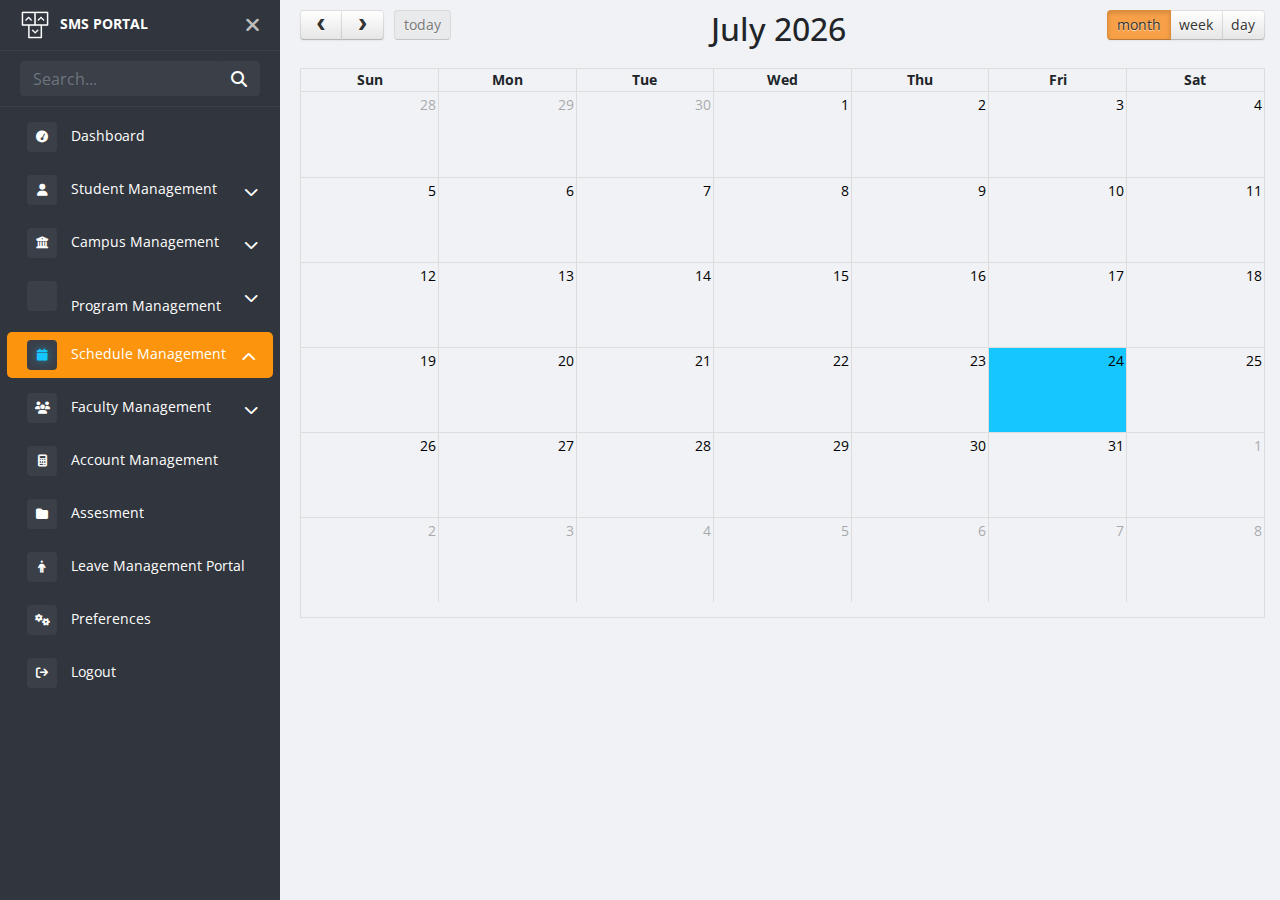
<file: schedule_management.html>
<!DOCTYPE html>
<html lang="en">

<head>

  <meta charset="utf-8">
  <meta name="viewport" content="width=device-width, initial-scale=1, shrink-to-fit=no">
  <meta name="description" content="">
  <meta name="author" content="">

  <title>:: Welcome to Student Portal ::</title>
  <link rel="shortcut icon" href="img/favicon.ico" />

  <!-- Bootstrap core CSS -->
  <!--  <link href="css/bootstrap.min.css" rel="stylesheet"> -->

  <!-- Custom styles for this template -->

  <!--  <link href="css/style.css" rel="stylesheet">
  <link href="fonts/stylesheet.css" rel="stylesheet"> -->


  <link rel="stylesheet" href="css/mdb.min.css">
  <link rel="stylesheet" href="css/bootstrap.min.css">
  <link rel="stylesheet" href="css/style.css">
  <link rel="stylesheet" href="fonts/font-awesome.min.css">
  <link rel="stylesheet" href="fonts/stylesheet.css">
  <link rel='stylesheet' href='css/bootstrap-select.min.css'>
  <!-- <link rel="stylesheet" href="css/all.min.css"> -->

  <link rel="stylesheet" href="https://cdnjs.cloudflare.com/ajax/libs/font-awesome/6.2.0/css/all.min.css"
    crossorigin="anonymous" referrerpolicy="no-referrer" />
  <link rel='stylesheet' href='https://fonts.googleapis.com/icon?family=Material+Icons'>
  <link rel='stylesheet' href='css/fullcalendar.min.css'>
  <!-- <link rel='stylesheet'
    href='https://cdnjs.cloudflare.com/ajax/libs/bootstrap-datetimepicker/4.17.42/css/bootstrap-datetimepicker.min.css'> -->
</head>

<body>

  <!-- partial:index.partial.html -->
  <div class="page-wrapper chiller-theme toggled">
    <a id="show-sidebar" class="btn btn-sm btn-dark" href="#">
      <i class="fa fa-bars"></i>
    </a>
    <nav id="sidebar" class="sidebar-wrapper">
      <div class="sidebar-content">
        <div class="sidebar-brand">
          <a href="#"><img src="img/logo-ct.png" alt="icon">SMS Portal</a>
          <div id="close-sidebar">
            <i class="fas fa-times"></i>
          </div>
        </div>
        
        <!-- sidebar-header  -->
        <div class="sidebar-search">
          <div>
            <div class="input-group">
              <input type="text" class="form-control search-menu" placeholder="Search...">
              <div class="input-group-append">
                <span class="input-group-text">
                  <i class="fa fa-search" aria-hidden="true"></i>
                </span>
              </div>
            </div>
          </div>
        </div>
        <!-- sidebar-search  -->
        <div class="sidebar-menu">
          <ul>
            <li class="">
              <a href="dashboard.html">
                <i class="fa fa-tachometer"></i>
                <span>Dashboard</span>
              </a>
            </li>
            <li class="sidebar-dropdown">
              <a href="#">
                <i class="fa fa-user" aria-hidden="true"></i>
                <span>Student Management</span>
               
              </a>
              <div class="sidebar-submenu">
                <ul>
                  <li>
                    <a href="student_management.html">Manage Student</a>
                  </li>
                  <li>
                    <a href="#">New Student EnrollMent</a>
                  </li>
                  <li>
                    <a href="manage_batch.html">Manage Batches</a>
                  </li>
                </ul>
              </div>
            </li>
            <li class="sidebar-dropdown">
              <a href="#">
                <i class="fa fa-university" aria-hidden="true"></i>
                <span>Campus Management</span>
              </a>
              <div class="sidebar-submenu">
                <ul>
                  <li>
                    <a href="campus_management.html">Manage Campus</a>
                  </li>
                </ul>
              </div>
            </li>
            <li class="sidebar-dropdown">
              <a href="#">
                <i class="fa fa-sticky-note-o" aria-hidden="true"></i>
                <span>Program Management</span>
              </a>
              <div class="sidebar-submenu">
                <ul>
                  <li>
                    <a href="program_management.html">Manage Programs</a>
                  </li>
                  <li>
                    <a href="manage_course.html">Manage Courses</a>
                  </li>
                  <li>
                    <a href="manage_session.html">Manage Sessions</a>
                  </li>
                  <li>
                    <a href="manage_topics.html">Manage Topics</a>
                  </li>
                  
                </ul>
              </div>
            </li>
            <li class="sidebar-dropdown active">
              <a href="#">
                <i class="fa fa-calendar" aria-hidden="true"></i>
                <span>Schedule Management</span>
              </a>
              <div class="sidebar-submenu">
                <ul>
                  <li>
                    <a href="schedule_management.html">Manage Schedule</a>
                  </li>
                  
                </ul>
              </div>
            </li>
            <li class="sidebar-dropdown">
              <a href="#">
                <i class="fa fa-users" aria-hidden="true"></i>
                <span>Faculty Management</span>
              </a>
              <div class="sidebar-submenu">
                <ul>
                  <li>
                    <a href="faculty_management.html">Manage Faculty</a>
                  </li>
                  <li>
                    <a href="add_faculty.html">Add Faculty</a>
                  </li>
                </ul>
              </div>
            </li>
            <li>
              <a href="#">
                <i class="fa fa-calculator" aria-hidden="true"></i>
                <span>Account Management</span>
              </a>
            </li>
            <li>
              <a href="#">
                <i class="fa fa-folder"></i>
                <span>Assesment</span>
              </a>
            </li>
            <li>
              <a href="#">
                <i class="fa fa-male" aria-hidden="true"></i>
                <span>Leave Management Portal</span>
              </a>
            </li>
            <li>
              <a href="#">
                <i class="fa fa-cogs" aria-hidden="true"></i>
                <span>Preferences</span>
              </a>
            </li>
            <li>
              <a href="index.html">
                <i class="fa fa-sign-out" aria-hidden="true"></i>
                <span>Logout</span>
              </a>
            </li>
           
           
          </ul>
        </div>
        <!-- sidebar-menu  -->
      </div>
     
    
    </nav>
    <!-- sidebar-wrapper  -->
    <main class="page-content">
      <div class="container">
        <div class="row">
          <div class="col-lg-12 mrtop10">
            <div class="">
              <div id='calendar'></div>
              <div class="custom_modal">
                <div class="modal fade" tabindex="-1" role="dialog">
                  <div class="modal-dialog" role="document">
                    <div class="modal-content">
                      <div class="modal-header">
                        <h6>Add New Schedule</h6>
                        <!-- <button type="button" class="close" data-dismiss="modal" aria-label="Close"><span
                        aria-hidden="true">&times;</span></button> -->
                        <button type="button" class="btn-close" data-bs-dismiss="modal"></button>

                      </div>
                      <div class="modal-body">
                        <div class="row">
                          <div class="col-lg-4">
                            <div class="row">
                              <label class="col-lg-2" for="starts-at">When</label>
                              <div class="col-lg-6">
                                <input type="date" class="form-control" />
                              </div>
                              <div class="col-lg-4">
                                <input type="time" class="form-control" />
                              </div>
                            </div>
                          </div>
                          <div class="col-lg-4">
                            <div class="row">
                              <label class="col-lg-1 mrtop5" for="starts-at"><i class="fa fa-long-arrow-right"
                                  aria-hidden="true"></i></label>
                              <div class="col-lg-7">
                                <input type="date" class="form-control" />
                              </div>
                              <div class="col-lg-4">
                                <input type="time" class="form-control" />
                              </div>
                            </div>
                          </div>
                          <div class="col-lg-2">
                            <div class="row">
                             
                              <div class="col-lg-9">
                                <div class="field_wrap switch_wrap">
                                  <div class="form-check form-switch">
                                    <input class="form-check-input" type="checkbox" role="switch"
                                      id="flexSwitchCheckChecked" checked />
                                    <label class="form-check-label" for="flexSwitchCheckChecked">All day</label>
                                  </div>
                                </div>
                              </div>
                            </div>
                          </div>

                        </div>
                        <div class="row">
                          <div class="col-lg-4">
                            <div class="row">
                              <label class="col-lg-2">For</label>
                              <div class="col-lg-10">
                                <select class="form-select">
                                  <option>Select Batch</option>
                                  <option>Batch 1</option>
                                  <option>Batch 2</option>
                                  <option>Batch 3</option>
                                </select>
                              </div>
                            </div>
                          </div>
                          <div class="col-lg-4">
                            <div class="row">
                              <label class="col-lg-2">Type</label>
                              <div class="col-lg-10">
                                <select class="form-select">
                                  <option>Select Type</option>
                                  <option>Theory</option>
                                  <option>Practical</option>
                                  <option>Studio</option>
                                </select>
                              </div>
                            </div>
                          </div>
                        </div>
                        <div class="row">
                          <div class="col-lg-4">
                            <div class="row">
                              <label class="col-lg-2">Where</label>
                              <div class="col-lg-10">
                                <select class="form-select">
                                  <option>Select Training Venue</option>
                                  <option>Location 1</option>
                                  <option>Location 2</option>
                                  <option>Location 3</option>
                                </select>
                              </div>
                            </div>
                          </div>
                          <div class="col-lg-4">
                            <div class="field_wrap switch_wrap">
                              <div class="form-check form-switch">
                                <label class="form-check-label" for="flexSwitchCheckChecked">Online Training</label>
                                <input class="form-check-input" type="checkbox" role="switch"
                                  id="flexSwitchCheckChecked" checked />

                              </div>
                            </div>
                          </div>

                        </div>
                        <div class="row">
                          <div class="col-lg-3">
                            <div class="row">
                              <label class="col-lg-3">What</label>
                              <div class="col-lg-8">
                                <div class="field_wrap switch_wrap">
                                  <div class="form-check form-switch">
                                    <label class="form-check-label" for="flexSwitchCheckChecked">Core Program</label>
                                    <input class="form-check-input" type="checkbox" role="switch"
                                      id="flexSwitchCheckChecked" checked />

                                  </div>
                                </div>
                              </div>
                            </div>
                          </div>
                          <div class="col-lg-5 select_box">
                            <div class="row">
                              <div class="col-lg-12 mrbot10">
                                <select class="form-select">
                                  <option>Select Program</option>
                                  <option>Diploma in Sound Engineering</option>
                                  <option>Diploma in Recording Engineering</option>
                                 
                                </select>
                              </div>
                              <div class="col-lg-12 mrbot10">
                                <select class="form-select">
                                  <option>Select Course</option>
                                  <option>CRS/MICROPHONES/CR/V2.5</option>
                                  <option>CRS/MICROPHONES/CR/V2.1 </option>
                                  <option>CRS/RECORDING/CR/V1.0</option>
                                </select>
                              </div>
                              <div class="col-lg-12 mrbot10">
                                <select class="form-select">
                                  <option>Select Session</option>
                                  <option>Session 1</option>
                                  <option>Session 2</option>
                                  <option>Session 3</option>
                                </select>
                              </div>
                              <div class="col-lg-12 ">
                                <div class="mul_wrap">

                                  <select class="selectpicker form-select" multiple aria-label="Default select example"
                                    data-live-search="true">
                                    <option value="1">Topic 1</option>
                                    <option value="2">Topic 2</option>
                                    <option value="3">Topic 3</option>
                                    <option value="4">Topic 4</option>
                                  </select>
                                </div>
                              </div>
                            </div>

                          </div>


                        </div>
                        <div class="img_bg_box">
                          <img src="img/schedule_bg.png" alt="image">
                        </div>

                        <div class="modal-footer">
                          <div class="action_btn">
                            <button type="button" class="btn btn-dark" data-bs-dismiss="modal">Close</button>
                            <button type="button" class="btn btn-warning" id="save-event">Save</button>
                          </div>
                        </div>

                      </div>
                      <!-- /.modal-content -->
                    </div>
                    <!-- /.modal-dialog -->
                  </div>
                </div>
              </div>
            </div>
          </div>
        </div>
      </div>
    </main>
    <!-- page-content" -->
  </div>
  <!-- page-wrapper -->
  <!-- partial -->
  <!-- /#wrapper -->

  <!-- Bootstrap core JavaScript -->
  <script src="js/jquery.min.js"></script>
  <script src="js/mdb.min.js"></script>
  <script src="js/bootstrap.bundle.min.js"></script>
  <script src='js/bootstrap-select.min.js'></script>
  <script src='js/moment-with-locales.min.js'></script>
  <script src='js/fullcalendar.js'></script>

  <script>
    $(".sidebar-dropdown > a").click(function () {
      $(".sidebar-submenu").slideUp(200);
      if (
        $(this)
          .parent()
          .hasClass("active")
      ) {
        $(".sidebar-dropdown").removeClass("active");
        $(this)
          .parent()
          .removeClass("active");
      } else {
        $(".sidebar-dropdown").removeClass("active");
        $(this)
          .next(".sidebar-submenu")
          .slideDown(200);
        $(this)
          .parent()
          .addClass("active");
      }
    });

    $("#close-sidebar").click(function () {
      $(".page-wrapper").removeClass("toggled");
    });
    $("#show-sidebar").click(function () {
      $(".page-wrapper").addClass("toggled");
    });
  </script>



  <!-- Script for datatables -->
  <!-- <script>
    $(document).ready(function () {
      $('#example').DataTable();
    });

  </script> -->

  <!-- Script for open calendar left side -->

  <!-- <script>
    (function ($) {
      $.bsCalendar.setDefault('width', 5000);
      $('#calendar_dropdown').bsCalendar({ width: 300 });
      $('#calendar_inline').bsCalendar({ width: '100%' });
      $('#calendar_inline').bsCalendar('setDate', '2023-12-24');
      $('#calendar_offcanvas').bsCalendar({ width: '80%' });
      $('#calendar_navbar').bsCalendar({ width: 300 });


    }(jQuery));
  </script> -->




  <script>





    $(document).ready(function () {
      $("#calendar").fullCalendar({
        header: {
          left: "prev,next today",
          center: "title",
          right: "month,agendaWeek,agendaDay"
        },

        defaultView: "month",
        navLinks: true, // can click day/week names to navigate views
        selectable: true,
        selectHelper: true,
        editable: true,
        eventLimit: true, // allow "more" link when too many events

        select: function (start, end) {
          // Display the modal.
          // You could fill in the start and end fields based on the parameters
          $(".modal").modal("show");
          $(".modal")
            .find("#title")
            .val("");
          $(".modal")
            .find("#starts-at")
            .val("");
          $(".modal")
            .find("#ends-at")
            .val("");
          $("#save-event").show();
          $("input").prop("readonly", false);
        },

        eventRender: function (event, element) {
          //dynamically prepend close button to event
          element
            .find(".fc-content")
            .prepend("<span class='closeon material-icons'>&#xe5cd;</span>");
          element.find(".closeon").on("click", function () {
            $("#calendar").fullCalendar("removeEvents", event._id);
          });
        },

        eventClick: function (calEvent, jsEvent) {
          // Display the modal and set event values.
          $(".modal").modal("show");
          $(".modal")
            .find("#title")
            .val(calEvent.title);
          $(".modal")
            .find("#starts-at")
            .val(calEvent.start);
          $(".modal")
            .find("#ends-at")
            .val(calEvent.end);
          $("#save-event").hide();
          $("input").prop("readonly", true);
        }
      });

      // Bind the dates to datetimepicker.
      //$("#starts-at, #ends-at").datetimepicker();

      //click to save "save"
      // $("#save-event").on("click", function (event) {
      //   var title = $("#title").val();
      //   if (title) {
      //     var eventData = {
      //       title: title,
      //       start: $("#starts-at").val(),
      //       end: $("#ends-at").val()
      //     };
      //     $("#calendar").fullCalendar("renderEvent", eventData, true); // stick? = true
      //   }
      //   $("#calendar").fullCalendar("unselect");

      //   // Clear modal inputs
      //   $(".modal")
      //     .find("input")
      //     .val("");
      //   // hide modal
      //   $(".modal").modal("hide");
      // });

      //$("textarea").autosize();
    });
  </script>
</body>

</html>
</file>
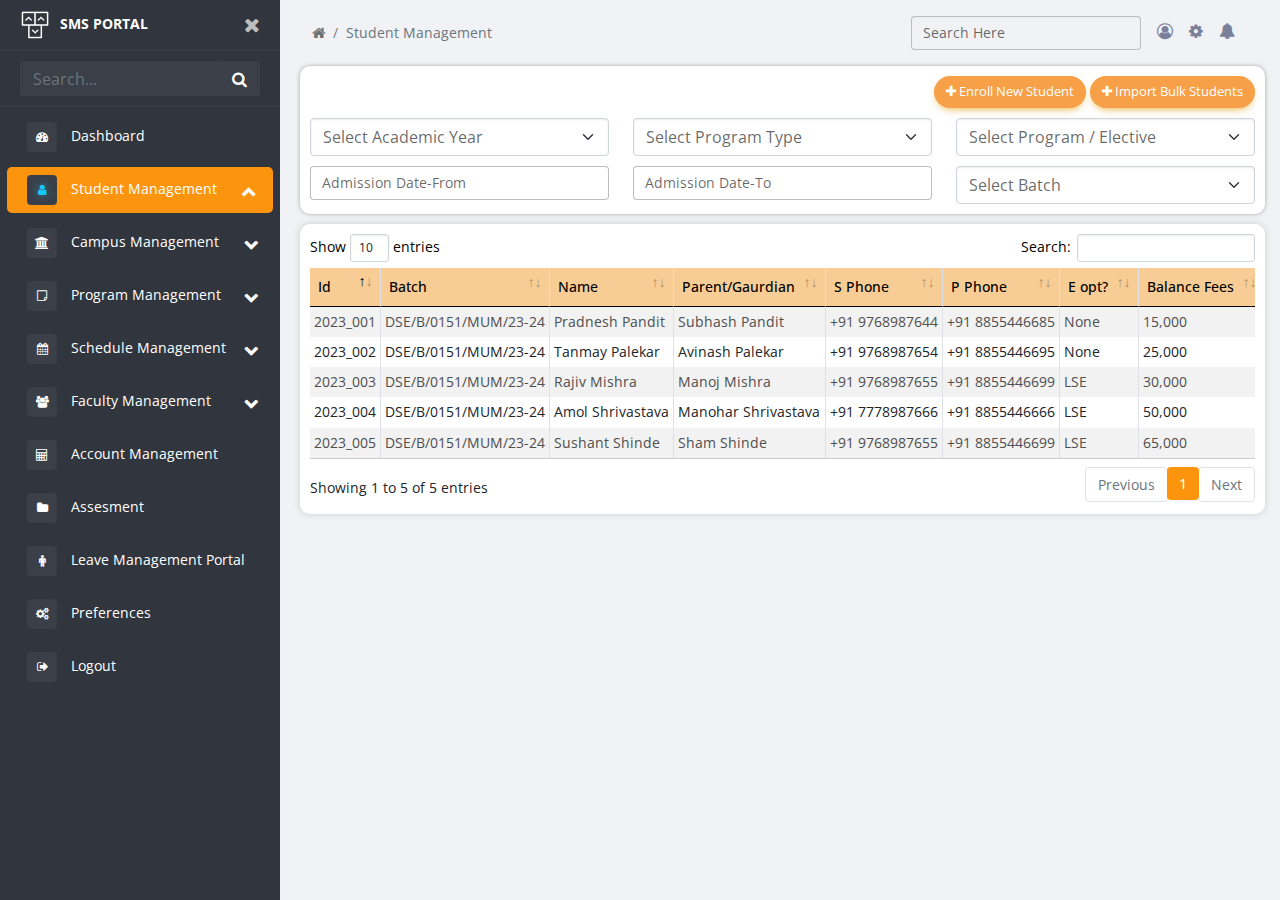
<file: student_management.html>
<!DOCTYPE html>
<html lang="en">

<head>

  <meta charset="utf-8">
  <meta name="viewport" content="width=device-width, initial-scale=1, shrink-to-fit=no">
  <meta name="description" content="">
  <meta name="author" content="">

  <title>:: Welcome to Student Portal ::</title>
  <link rel="shortcut icon" href="img/favicon.ico" />

  <!-- Bootstrap core CSS -->
  <!--  <link href="css/bootstrap.min.css" rel="stylesheet"> -->

  <!-- Custom styles for this template -->

  <!--  <link href="css/style.css" rel="stylesheet">
  <link href="fonts/stylesheet.css" rel="stylesheet"> -->


  <link rel="stylesheet" href="css/mdb.min.css">
  <link rel="stylesheet" href="css/bootstrap.min.css">
  <link rel="stylesheet" href="css/style.css">
  <link rel="stylesheet" href="fonts/font-awesome.min.css">
  <link rel="stylesheet" href="fonts/stylesheet.css">
  <link rel='stylesheet' href="css/dataTables.bootstrap4.min.css">



</head>

<body>

  <!-- partial:index.partial.html -->
  <div class="page-wrapper chiller-theme toggled">
    <a id="show-sidebar" class="btn btn-sm btn-dark" href="#">
      <i class="fa fa-bars"></i>
    </a>
    <nav id="sidebar" class="sidebar-wrapper">
      <div class="sidebar-content">
        <div class="sidebar-brand">
          <a href="#"><img src="img/logo-ct.png" alt="icon">SMS Portal</a>
          <div id="close-sidebar">
            <i class="fa fa-times"></i>
          </div>
        </div>
        
        <!-- sidebar-header  -->
        <div class="sidebar-search">
          <div>
            <div class="input-group">
              <input type="text" class="form-control search-menu" placeholder="Search...">
              <div class="input-group-append">
                <span class="input-group-text">
                  <i class="fa fa-search" aria-hidden="true"></i>
                </span>
              </div>
            </div>
          </div>
        </div>
        <!-- sidebar-search  -->
        <div class="sidebar-menu">
          <ul>
            <li class="">
              <a href="dashboard.html">
                <i class="fa fa-tachometer"></i>
                <span>Dashboard</span>
              </a>
            </li>
            <li class="sidebar-dropdown active">
              <a href="#">
                <i class="fa fa-user" aria-hidden="true"></i>
                <span>Student Management</span>
               
              </a>
              <div class="sidebar-submenu">
                <ul>
                  <li>
                    <a href="student_management.html">Manage Student</a>
                  </li>
                  <li>
                    <a href="#">New Student EnrollMent</a>
                  </li>
                  <li>
                    <a href="manage_batch.html">Manage Batches</a>
                  </li>
                </ul>
              </div>
            </li>
            <li class="sidebar-dropdown">
              <a href="#">
                <i class="fa fa-university" aria-hidden="true"></i>
                <span>Campus Management</span>
              </a>
              <div class="sidebar-submenu">
                <ul>
                  <li>
                    <a href="campus_management.html">Manage Campus</a>
                  </li>
                  
                </ul>
              </div>
            </li>
            <li class="sidebar-dropdown">
              <a href="#">
                <i class="fa fa-sticky-note-o" aria-hidden="true"></i>
                <span>Program Management</span>
              </a>
              <div class="sidebar-submenu">
                <ul>
                  <li>
                    <a href="program_management.html">Manage Programs</a>
                  </li>
                  <li>
                    <a href="manage_course.html">Manage Courses</a>
                  </li>
                  <li>
                    <a href="manage_session.html">Manage Sessions</a>
                  </li>
                  <li>
                    <a href="manage_topics.html">Manage Topics</a>
                  </li>
                  
                </ul>
              </div>
            </li>
            <li class="sidebar-dropdown">
              <a href="#">
                <i class="fa fa-calendar" aria-hidden="true"></i>
                <span>Schedule Management</span>
              </a>
              <div class="sidebar-submenu">
                <ul>
                  <li>
                    <a href="schedule_management.html">Manage Schedule</a>
                  </li>
                  
                </ul>
              </div>
            </li>
            <li class="sidebar-dropdown">
              <a href="#">
                <i class="fa fa-users" aria-hidden="true"></i>
                <span>Faculty Management</span>
              </a>
              <div class="sidebar-submenu">
                <ul>
                  <li>
                    <a href="faculty_management.html">Manage Faculty</a>
                  </li>
                  <li>
                    <a href="add_faculty.html">Add Faculty</a>
                  </li>
                </ul>
              </div>
            </li>
            <li>
              <a href="#">
                <i class="fa fa-calculator" aria-hidden="true"></i>
                <span>Account Management</span>
              </a>
            </li>
            <li>
              <a href="#">
                <i class="fa fa-folder"></i>
                <span>Assesment</span>
              </a>
            </li>
            <li>
              <a href="#">
                <i class="fa fa-male" aria-hidden="true"></i>
                <span>Leave Management Portal</span>
              </a>
            </li>
            <li>
              <a href="#">
                <i class="fa fa-cogs" aria-hidden="true"></i>
                <span>Preferences</span>
              </a>
            </li>
            <li>
              <a href="index.html">
                <i class="fa fa-sign-out" aria-hidden="true"></i>
                <span>Logout</span>
              </a>
            </li>
           
           
          </ul>
        </div>
        <!-- sidebar-menu  -->
      </div>
      <!-- sidebar-content  -->
      
    </nav>
    <!-- sidebar-wrapper  -->
    <main class="page-content">
      <div class="container-fluid">
        <nav class="navbar sticky-top navbar-light bg-light">
          <div class="container-fluid">
            <nav aria-label="breadcrumb">
              <ol class="breadcrumb">
                <li class="breadcrumb-item"><a href="#"><i class="fa fa-home" aria-hidden="true"></i></a></li>
                <li class="breadcrumb-item active" aria-current="page">Student Management</li>
              </ol>
            </nav>
            <ul class="nav justify-content-end">
              <li class="nav-item">
                <a class="nav-link" href="#">
                  <div class="form-outline">
                    <input type="text" id="form12" class="form-control" />
                    <label class="form-label" for="form12">Search Here</label>
                  </div>
                </a>
              </li>
              <li class="nav-item">
                <a class="nav-link" href="#"><i class="fa fa-user-circle-o" aria-hidden="true"></i></a>
              </li>
              <li class="nav-item">
                <a class="nav-link" href="#"><i class="fa fa-cog" aria-hidden="true"></i></a>
              </li>
              <li class="nav-item">
                <a class="nav-link " href="#"><i class="fa fa-bell" aria-hidden="true"></i></a>
              </li>
            </ul>
          </div>
        </nav>
        <div class="col-lg-12">
          <div class="filter_wrap">
            <div class="row">
              <div class="col-lg-12">
                <div class="right_btn">
                  <button type="button" class="btn btn-warning btn-rounded" data-mdb-toggle="modal" data-mdb-target="#new_enrollment_student">
                    <i class="fa fa-plus"aria-hidden="true"></i> Enroll New Student
                  </button>
                  <button type="button" class="btn btn-warning btn-rounded" data-mdb-toggle="modal" data-mdb-target="#new_enrollment_student">
                    <i class="fa fa-plus"aria-hidden="true"></i> Import Bulk Students
                  </button>
                </div>
              </div>
              <div class="col-lg-4 col-md-6">
                <div class="select_wrap">
                  <select class="form-select">
                    <option>Select Academic Year</option>
                    <option>AY23-24</option>
                    <option>AY22-23</option>
                    <option>AY21-22</option>
                    <option>AY20-21</option>
                    <option>AY19-20</option>
                  </select>
                </div>
              </div>
              <div class="col-lg-4 col-md-6">
                <div class="select_wrap">
                  <select class="form-select">
                    <option>Select Program Type</option>
                    <option>Core Program</option>
                    <option>Elective Program</option>
                  </select>
                </div>
              </div>
              <div class="col-lg-4 col-md-6">
                <div class="select_wrap">
                  <select class="form-select">
                    <option>Select Program / Elective</option>
                    <option>Microphones</option>
                    <option>Equalizer</option>
                    
                  </select>
                </div>
              </div>
              <div class="col-lg-4 col-md-6">
                <div class="inp_wrap">
                  <div class="form-outline">
                    <input type="date" id="form12" class="form-control" />
                    <label class="form-label" for="form12">Admission Date-From</label>
                  </div>
                </div>
              </div>
              <div class="col-lg-4 col-md-6">
                <div class="inp_wrap">
                  <div class="form-outline">
                    <input type="date" id="form12" class="form-control" />
                    <label class="form-label" for="form12">Admission Date-To</label>
                  </div>
                </div>
              </div>
              <div class="col-lg-4 col-md-6">
                <div class="select_wrap">
                  <select class="form-select">
                    <option>Select Batch</option>
                    <option>DSE/B/0151/MUM/23-24</option>
                    <option>DSE/B/0150/MUM/23-24</option>
                    <option>DSE/B/0149/MUM/23-24</option>
                    <option>DSE/B/0148/MUM/23-24</option>
                    <option>DSE/B/0147/MUM/23-24</option>
                  </select>
                </div>
              </div>
            </div>
          </div>
        </div>

        <div class="col-lg-12">
          <div class="row">
            <div class="col-lg-12">
              <div class="table_main_wrap">
                <div class="table-reponsive tableFixHead">
                  <table id="example" class="table table-striped table-bordered">
                    <thead>
                      <tr>
                        <th>Id </th>
                        <th>Batch</th>
                        <th>Name</th>
                        <th>Parent/Gaurdian</th>
                        <th>S Phone</th>
                        <th>P Phone</th>
                        <th>E opt?</th>
                        <th>Balance Fees</th>
                        <th>Action</th>
                      </tr>
                    </thead>
                    <tbody class="">
                      <tr>
                        <td>2023_005</td>
                        <td>DSE/B/0151/MUM/23-24</td>
                        <td>Sushant Shinde</td>
                        <td>Sham Shinde </td>
                        <td>+91 9768987655</td>
                        <td>+91 8855446699</td>
                        <td>LSE</td>
                        <td>65,000</td>
                        <td class="tab_btn">
                          <button type="button" class="btn btn-primary btn-floating"
                            data-bs-toggle="tooltip" title="Edit">
                            <i class="fa fa-pencil-square-o" aria-hidden="true"></i>
                          </button>
                          <button type="button" class="btn btn-primary btn-floating"
                            data-bs-toggle="tooltip" title="Delete">
                          <i class="fa fa-trash-o" aria-hidden="true"></i>
                          </button>
                        </td>
                      </tr>
                      <tr>
                        <td>2023_004 </td>
                        <td>DSE/B/0151/MUM/23-24</td>
                        <td> Amol Shrivastava</td>
                        <td>Manohar Shrivastava</td>
                        <td>+91 7778987666</td>
                        <td>+91 8855446666</td>
                        <td>LSE</td>
                        <td>50,000</td>
                        <td class="tab_btn">
                          <button type="button" class="btn btn-primary btn-floating"
                            data-bs-toggle="tooltip" title="Edit">
                            <i class="fa fa-pencil-square-o" aria-hidden="true"></i>
                          </button>
                          <button type="button" class="btn btn-primary btn-floating"
                            data-bs-toggle="tooltip" title="Delete">
                          <i class="fa fa-trash-o" aria-hidden="true"></i>
                          </button>
                        </td>
                      </tr>
                      <tr>
                        <td>2023_003 </td>
                        <td>DSE/B/0151/MUM/23-24</td>
                        <td> Rajiv Mishra</td>
                        <td>Manoj Mishra</td>
                        <td>+91 9768987655</td>
                        <td>+91 8855446699</td>
                        <td>LSE</td>
                        <td>30,000</td>
                        <td class="tab_btn">
                          <button type="button" class="btn btn-primary btn-floating"
                            data-bs-toggle="tooltip" title="Edit">
                            <i class="fa fa-pencil-square-o" aria-hidden="true"></i>
                          </button>
                          <button type="button" class="btn btn-primary btn-floating"
                            data-bs-toggle="tooltip" title="Delete">
                          <i class="fa fa-trash-o" aria-hidden="true"></i>
                          </button>
                        </td>
                      </tr>
                      <tr>
                        <td>2023_002 </td>
                        <td>DSE/B/0151/MUM/23-24</td>
                        <td>Tanmay Palekar</td>
                        <td>Avinash Palekar</td>
                        <td>+91 9768987654</td>
                        <td>+91 8855446695</td>
                        <td>None</td>
                        <td>25,000</td>
                        <td class="tab_btn">
                          <button type="button" class="btn btn-primary btn-floating"
                            data-bs-toggle="tooltip" title="Edit">
                            <i class="fa fa-pencil-square-o" aria-hidden="true"></i>
                          </button>
                          <button type="button" class="btn btn-primary btn-floating"
                            data-bs-toggle="tooltip" title="Delete">
                          <i class="fa fa-trash-o" aria-hidden="true"></i>
                          </button>
                        </td>
                      </tr>
                      <tr>
                        <td>2023_001 </td>
                        <td>DSE/B/0151/MUM/23-24</td>
                        <td>Pradnesh Pandit </td>
                        <td>Subhash Pandit</td>
                        <td>+91 9768987644</td>
                        <td>+91 8855446685</td>
                        <td>None</td>
                        <td>15,000</td>
                        <td class="tab_btn">
                          <button type="button" class="btn btn-primary btn-floating"
                            data-bs-toggle="tooltip" title="Edit">
                            <i class="fa fa-pencil-square-o" aria-hidden="true"></i>
                          </button>
                          <button type="button" class="btn btn-primary btn-floating"
                            data-bs-toggle="tooltip" title="Delete">
                          <i class="fa fa-trash-o" aria-hidden="true"></i>
                          </button>
                        </td>
                      </tr>
                     

                    </tbody>
                  </table>
                </div>
              </div>
            </div>

          </div>
        </div>
      </div>

    </main>
    <!-- page-content" -->
  </div>
  <!-- page-wrapper -->
  


<!-- Modal Pop Up for New Student Enrollment -->
<div class="modal fade" id="new_enrollment_student" tabindex="-1" aria-labelledby="exampleModalLabel" aria-hidden="true">
  <div class="modal-dialog">
    <div class="modal-content">
      <div class="modal-header">
        <h5 class="modal-title" id="exampleModalLabel">New Student Enrollment</h5>
        <button type="button" class="btn-close" data-mdb-dismiss="modal" aria-label="Close"></button>
      </div>
      <div class="modal-body">
        <div class="container-fluid">
          <div class="row">
            <div class="col-lg-9">
              <div class="accord_wrap">
                <div class="accordion" id="accordionExample">
                  <div class="accordion-item">
                    <h2 class="accordion-header" id="headingOne">
                      <button
                        class="accordion-button"
                        type="button"
                        data-mdb-toggle="collapse"
                        data-mdb-target="#collapseOne"
                        aria-expanded="true"
                        aria-controls="collapseOne"
                      >
                      Personal Details
                      </button>
                    </h2>
                    <div id="collapseOne" class="accordion-collapse collapse " aria-labelledby="headingOne" data-mdb-parent="#accordionExample">
                      <div class="accordion-body">
                        <div class="input_out_box">
                          <div class="row">
                            <div class="col-lg-4">
                              <div class="input_wrap">
                                <div class="form-outline">
                                  <input type="text" id="form12" class="form-control" />
                                  <label class="form-label" for="form12">Name</label>
                                </div>
                              </div>
                            </div>
                            <div class="col-lg-4">
                              <div class="input_wrap">
                                <div class="form-outline">
                                  <input type="date" id="form12" class="form-control" />
                                  <label class="form-label" for="form12">Date Of Birth</label>
                                </div>
                              </div>
                            </div>
                            <div class="col-lg-4">
                              <div class="input_wrap">
                                <div class="row">
                                  <div class="col-lg-6">
                                    <div class="form-check">
                                      <input class="form-check-input" type="radio" name="flexRadioDefault" id="flexRadioDefault1"/>
                                      <label class="form-check-label" for="flexRadioDefault1"> Male </label>
                                    </div>
                                  </div>
                                  <div class="col-lg-6">
                                    <div class="form-check">
                                      <input class="form-check-input" type="radio" name="flexRadioDefault" id="flexRadioDefault1"/>
                                      <label class="form-check-label" for="flexRadioDefault1"> Female</label>
                                    </div>
                                  </div>
                                </div>
                              </div>
                            </div>
                            <div class="col-lg-4">
                              <div class="input_wrap">
                                <div class="form-outline">
                                  <input type="text" id="form12" class="form-control" />
                                  <label class="form-label" for="form12">Local Address</label>
                                </div>
                              </div>
                            </div>
                            <div class="col-lg-4">
                              <div class="input_wrap">
                                <div class="form-outline">
                                  <input type="text" id="form12" class="form-control" />
                                  <label class="form-label" for="form12">Permanent Address</label>
                                </div>
                              </div>
                            </div>
                            <div class="col-lg-4">
                              <div class="input_wrap">
                                <div class="form-outline">
                                  <input type="text" id="form12" class="form-control" />
                                  <label class="form-label" for="form12">Email</label>
                                </div>
                              </div>
                            </div>
                            <div class="col-lg-4">
                              <div class="input_wrap">
                                <div class="form-outline">
                                  <input type="text" id="form12" class="form-control" />
                                  <label class="form-label" for="form12">Phone No 1</label>
                                </div>
                              </div>
                            </div>
                            <div class="col-lg-4">
                              <div class="input_wrap">
                                <div class="form-outline">
                                  <input type="text" id="form12" class="form-control" />
                                  <label class="form-label" for="form12">Phone No 2</label>
                                </div>
                              </div>
                            </div>
                            <div class="col-lg-4">
                              <div class="input_wrap">
                                <div class="form-outline">
                                  <input type="text" id="form12" class="form-control" />
                                  <label class="form-label" for="form12">Student ID</label>
                                </div>
                              </div>
                            </div>
                          </div>
                        </div>
                      </div>
                    </div>
                  </div>
                  <div class="accordion-item">
                    <h2 class="accordion-header" id="headingTwo">
                      <button
                        class="accordion-button collapsed"
                        type="button"
                        data-mdb-toggle="collapse"
                        data-mdb-target="#collapseTwo"
                        aria-expanded="false"
                        aria-controls="collapseTwo"
                      >
                      Gaurdian / Parent Details
                      </button>
                    </h2>
                    <div id="collapseTwo" class="accordion-collapse collapse" aria-labelledby="headingTwo" data-mdb-parent="#accordionExample">
                      <div class="accordion-body">
                        <div class="input_out_box">
                          <div class="row">
                            <div class="col-lg-4">
                              <div class="input_wrap">
                                <div class="form-outline">
                                  <input type="text" id="form12" class="form-control" />
                                  <label class="form-label" for="form12">Name</label>
                                </div>
                              </div>
                            </div>
                            <div class="col-lg-4">
                              <div class="input_wrap">
                                <div class="form-outline">
                                  <input type="text" id="form12" class="form-control" />
                                  <label class="form-label" for="form12">Relation</label>
                                </div>
                              </div>
                            </div>
                            <div class="col-lg-4">
                              <div class="input_wrap">
                                <div class="row">
                                  <div class="col-lg-6">
                                    <div class="form-check">
                                      <input class="form-check-input" type="radio" name="flexRadioDefault" id="flexRadioDefault1"/>
                                      <label class="form-check-label" for="flexRadioDefault1"> Male </label>
                                    </div>
                                  </div>
                                  <div class="col-lg-6">
                                    <div class="form-check">
                                      <input class="form-check-input" type="radio" name="flexRadioDefault" id="flexRadioDefault1"/>
                                      <label class="form-check-label" for="flexRadioDefault1"> Female</label>
                                    </div>
                                  </div>
                                </div>
                              </div>
                            </div>
                            <div class="col-lg-4">
                              <div class="input_wrap">
                                <div class="form-outline">
                                  <input type="text" id="form12" class="form-control" />
                                  <label class="form-label" for="form12">Local Address</label>
                                </div>
                              </div>
                            </div>
                            
                            <div class="col-lg-4">
                              <div class="input_wrap">
                                <div class="form-outline">
                                  <input type="text" id="form12" class="form-control" />
                                  <label class="form-label" for="form12">Email</label>
                                </div>
                              </div>
                            </div>
                            <div class="col-lg-4">
                              <div class="input_wrap">
                                <div class="form-outline">
                                  <input type="text" id="form12" class="form-control" />
                                  <label class="form-label" for="form12">Phone No 1</label>
                                </div>
                              </div>
                            </div>
                            <div class="col-lg-4">
                              <div class="input_wrap">
                                <div class="form-outline">
                                  <input type="text" id="form12" class="form-control" />
                                  <label class="form-label" for="form12">Phone No 2</label>
                                </div>
                              </div>
                            </div>
                         
                          </div>
                        </div>
                      </div>
                    </div>
                  </div>
                  <div class="accordion-item">
                    <h2 class="accordion-header" id="headingThree">
                      <button
                        class="accordion-button collapsed"
                        type="button"
                        data-mdb-toggle="collapse"
                        data-mdb-target="#collapseThree"
                        aria-expanded="false"
                        aria-controls="collapseThree"
                      >
                      Academic Details
                      </button>
                    </h2>
                    <div id="collapseThree" class="accordion-collapse collapse" aria-labelledby="headingThree" data-mdb-parent="#accordionExample">
                      <div class="accordion-body">
                        <div class="input_out_box">
                          <div class="row">
                            <div class="col-lg-4">
                              <div class="input_wrap">
                                <div class="form-outline">
                                  <input type="text" id="form12" class="form-control" />
                                  <label class="form-label" for="form12">Program</label>
                                </div>
                              </div>
                            </div>
                            <div class="col-lg-4">
                              <div class="input_wrap">
                                <div class="form-outline">
                                  <input type="text" id="form12" class="form-control" />
                                  <label class="form-label" for="form12">Batch</label>
                                </div>
                              </div>
                            </div>
                            
                            <div class="col-lg-4">
                              <div class="input_wrap">
                                <div class="form-outline">
                                  <input type="text" id="form12" class="form-control" />
                                  <label class="form-label" for="form12">Elective</label>
                                </div>
                              </div>
                            </div>
                            <div class="col-lg-4">
                              <div class="input_wrap">
                                <div class="form-outline">
                                  <input type="date" id="form12" class="form-control" />
                                  <label class="form-label" for="form12">Date of Admission</label>
                                </div>
                              </div>
                            </div>
                            
                           
                          
                           
                          </div>
                        </div>
                      </div>
                    </div>
                  </div>
                  <div class="accordion-item">
                    <h2 class="accordion-header" id="headingThree">
                      <button
                        class="accordion-button collapsed"
                        type="button"
                        data-mdb-toggle="collapse"
                        data-mdb-target="#collapseFour"
                        aria-expanded="false"
                        aria-controls="collapseThree"
                      >
                      Account Details
                      </button>
                    </h2>
                    <div id="collapseFour" class="accordion-collapse collapse" aria-labelledby="headingThree" data-mdb-parent="#accordionExample">
                      <div class="accordion-body">
                        <div class="input_out_box">
                          <div class="row">
                            <div class="col-lg-4">
                              <div class="input_wrap">
                                <div class="form-outline">
                                  <input type="text" id="form12" class="form-control" />
                                  <label class="form-label" for="form12">Payment Plan</label>
                                </div>
                              </div>
                            </div>
                            <div class="col-lg-4">
                              <div class="input_wrap">
                                <div class="form-outline">
                                  <input type="text" id="form12" class="form-control" />
                                  <label class="form-label" for="form12">Batch</label>
                                </div>
                              </div>
                            </div>
                            
                            <div class="col-lg-4">
                              <div class="input_wrap">
                                <div class="form-outline">
                                  <input type="text" id="form12" class="form-control" />
                                  <label class="form-label" for="form12">Fees</label>
                                </div>
                              </div>
                            </div>
                            <div class="col-lg-4">
                              <div class="input_wrap">
                                <div class="form-outline">
                                  <input type="text" id="form12" class="form-control" />
                                  <label class="form-label" for="form12">Discount if any</label>
                                </div>
                              </div>
                            </div>
                            <div class="col-lg-4">
                              <div class="input_wrap">
                                <div class="form-outline">
                                  <input type="text" id="form12" class="form-control" />
                                  <label class="form-label" for="form12">Total Fees</label>
                                </div>
                              </div>
                            </div>
                            <div class="col-lg-4">
                              <div class="input_wrap">
                                <div class="form-outline">
                                  <input type="text" id="form12" class="form-control" />
                                  <label class="form-label" for="form12">PDC Details</label>
                                </div>
                              </div>
                            </div>
                            <div class="col-lg-4">
                              <div class="input_wrap">
                                <div class="form-outline">
                                  <input type="text" id="form12" class="form-control" />
                                  <label class="form-label" for="form12">SMS Login</label>
                                </div>
                              </div>
                            </div>
                           
                          </div>
                        </div>
                      </div>
                    </div>
                  </div>
                  <div class="accordion-item">
                    <h2 class="accordion-header" id="headingThree">
                      <button
                        class="accordion-button collapsed"
                        type="button"
                        data-mdb-toggle="collapse"
                        data-mdb-target="#collapseFive"
                        aria-expanded="false"
                        aria-controls="collapseThree"
                        disabled
                      >
                      Attendance Details
                      </button>
                    </h2>
                    <div id="collapseFive" class="accordion-collapse collapse" aria-labelledby="headingThree" data-mdb-parent="#accordionExample">
                      <div class="accordion-body">
                        <div class="input_out_box">
                          <div class="row">
                            <div class="col-lg-4">
                              <div class="input_wrap">
                                <div class="form-outline">
                                  <input type="text" id="form12" class="form-control" />
                                  <label class="form-label" for="form12">Faculty Charges</label>
                                </div>
                              </div>
                            </div>
                            <div class="col-lg-4">
                              <div class="input_wrap">
                                <div class="form-outline">
                                  <input type="text" id="form12" class="form-control" />
                                  <label class="form-label" for="form12">Faculty PAN No.</label>
                                </div>
                              </div>
                            </div>
                            
                            <div class="col-lg-4">
                              <div class="input_wrap">
                                <div class="form-outline">
                                  <input type="text" id="form12" class="form-control" />
                                  <label class="form-label" for="form12">Faculty GST</label>
                                </div>
                              </div>
                            </div>
                            <div class="col-lg-4">
                              <div class="input_wrap">
                                <div class="form-outline">
                                  <input type="text" id="form12" class="form-control" />
                                  <label class="form-label" for="form12">Remuneration Plan</label>
                                </div>
                              </div>
                            </div>
                            <div class="col-lg-4">
                              <div class="input_wrap">
                                <div class="form-outline">
                                  <input type="text" id="form12" class="form-control" />
                                  <label class="form-label" for="form12">Bank Account details</label>
                                </div>
                              </div>
                            </div>
                            <div class="col-lg-4">
                              <div class="input_wrap">
                                <div class="form-outline">
                                  <input type="text" id="form12" class="form-control" />
                                  <label class="form-label" for="form12">Phone No 1</label>
                                </div>
                              </div>
                            </div>
                            <div class="col-lg-4">
                              <div class="input_wrap">
                                <div class="form-outline">
                                  <input type="text" id="form12" class="form-control" />
                                  <label class="form-label" for="form12">Phone No 2</label>
                                </div>
                              </div>
                            </div>
                            <div class="col-lg-4">
                              <div class="input_wrap">
                                <div class="form-outline">
                                  <input type="text" id="form12" class="form-control" />
                                  <label class="form-label" for="form12">Student ID</label>
                                </div>
                              </div>
                            </div>
                          </div>
                        </div>
                      </div>
                    </div>
                  </div>
                  <div class="accordion-item">
                    <h2 class="accordion-header" id="headingThree">
                      <button
                        class="accordion-button collapsed"
                        type="button"
                        data-mdb-toggle="collapse"
                        data-mdb-target="#collapseSix"
                        aria-expanded="false"
                        aria-controls="collapseThree"
                        disabled
                      >
                      Performance Details
                      </button>
                    </h2>
                    <div id="collapseSix" class="accordion-collapse collapse" aria-labelledby="headingThree" data-mdb-parent="#accordionExample">
                      <div class="accordion-body">
                        <div class="input_out_box">
                          <div class="row">
                            <div class="col-lg-4">
                              <div class="input_wrap">
                                <div class="form-outline">
                                  <input type="text" id="form12" class="form-control" />
                                  <label class="form-label" for="form12">Name</label>
                                </div>
                              </div>
                            </div>
                            <div class="col-lg-4">
                              <div class="input_wrap">
                                <div class="form-outline">
                                  <input type="text" id="form12" class="form-control" />
                                  <label class="form-label" for="form12">Date Of Birth</label>
                                </div>
                              </div>
                            </div>
                            <div class="col-lg-4">
                              <div class="input_wrap">
                                <div class="row">
                                  <div class="col-lg-6">
                                    <div class="form-check">
                                      <input class="form-check-input" type="radio" name="flexRadioDefault" id="flexRadioDefault1"/>
                                      <label class="form-check-label" for="flexRadioDefault1"> Male </label>
                                    </div>
                                  </div>
                                  <div class="col-lg-6">
                                    <div class="form-check">
                                      <input class="form-check-input" type="radio" name="flexRadioDefault" id="flexRadioDefault1"/>
                                      <label class="form-check-label" for="flexRadioDefault1"> Female</label>
                                    </div>
                                  </div>
                                </div>
                              </div>
                            </div>
                            <div class="col-lg-4">
                              <div class="input_wrap">
                                <div class="form-outline">
                                  <input type="text" id="form12" class="form-control" />
                                  <label class="form-label" for="form12">Local Address</label>
                                </div>
                              </div>
                            </div>
                            <div class="col-lg-4">
                              <div class="input_wrap">
                                <div class="form-outline">
                                  <input type="text" id="form12" class="form-control" />
                                  <label class="form-label" for="form12">Pernanent Address</label>
                                </div>
                              </div>
                            </div>
                            <div class="col-lg-4">
                              <div class="input_wrap">
                                <div class="form-outline">
                                  <input type="text" id="form12" class="form-control" />
                                  <label class="form-label" for="form12">Email</label>
                                </div>
                              </div>
                            </div>
                            <div class="col-lg-4">
                              <div class="input_wrap">
                                <div class="form-outline">
                                  <input type="text" id="form12" class="form-control" />
                                  <label class="form-label" for="form12">Phone No 1</label>
                                </div>
                              </div>
                            </div>
                            <div class="col-lg-4">
                              <div class="input_wrap">
                                <div class="form-outline">
                                  <input type="text" id="form12" class="form-control" />
                                  <label class="form-label" for="form12">Phone No 2</label>
                                </div>
                              </div>
                            </div>
                            <div class="col-lg-4">
                              <div class="input_wrap">
                                <div class="form-outline">
                                  <input type="text" id="form12" class="form-control" />
                                  <label class="form-label" for="form12">Student ID</label>
                                </div>
                              </div>
                            </div>
                          </div>
                        </div>
                      </div>
                    </div>
                  </div>
                  <div class="accordion-item">
                    <h2 class="accordion-header" id="headingThree">
                      <button
                        class="accordion-button collapsed"
                        type="button"
                        data-mdb-toggle="collapse"
                        data-mdb-target="#collapseSeven"
                        aria-expanded="false"
                        aria-controls="collapseThree"
                        disabled
                      >
                      Faculty Observations
                      </button>
                    </h2>
                    <div id="collapseSeven" class="accordion-collapse collapse" aria-labelledby="headingThree" data-mdb-parent="#accordionExample">
                      <div class="accordion-body">
                        <div class="input_out_box">
                          <div class="row">
                            <div class="col-lg-4">
                              <div class="input_wrap">
                                <div class="form-outline">
                                  <input type="text" id="form12" class="form-control" />
                                  <label class="form-label" for="form12">Name</label>
                                </div>
                              </div>
                            </div>
                            <div class="col-lg-4">
                              <div class="input_wrap">
                                <div class="form-outline">
                                  <input type="text" id="form12" class="form-control" />
                                  <label class="form-label" for="form12">Date Of Birth</label>
                                </div>
                              </div>
                            </div>
                            <div class="col-lg-4">
                              <div class="input_wrap">
                                <div class="row">
                                  <div class="col-lg-6">
                                    <div class="form-check">
                                      <input class="form-check-input" type="radio" name="flexRadioDefault" id="flexRadioDefault1"/>
                                      <label class="form-check-label" for="flexRadioDefault1"> Male </label>
                                    </div>
                                  </div>
                                  <div class="col-lg-6">
                                    <div class="form-check">
                                      <input class="form-check-input" type="radio" name="flexRadioDefault" id="flexRadioDefault1"/>
                                      <label class="form-check-label" for="flexRadioDefault1"> Female</label>
                                    </div>
                                  </div>
                                </div>
                              </div>
                            </div>
                            <div class="col-lg-4">
                              <div class="input_wrap">
                                <div class="form-outline">
                                  <input type="text" id="form12" class="form-control" />
                                  <label class="form-label" for="form12">Local Address</label>
                                </div>
                              </div>
                            </div>
                            <div class="col-lg-4">
                              <div class="input_wrap">
                                <div class="form-outline">
                                  <input type="text" id="form12" class="form-control" />
                                  <label class="form-label" for="form12">Pernanent Address</label>
                                </div>
                              </div>
                            </div>
                            <div class="col-lg-4">
                              <div class="input_wrap">
                                <div class="form-outline">
                                  <input type="text" id="form12" class="form-control" />
                                  <label class="form-label" for="form12">Email</label>
                                </div>
                              </div>
                            </div>
                            <div class="col-lg-4">
                              <div class="input_wrap">
                                <div class="form-outline">
                                  <input type="text" id="form12" class="form-control" />
                                  <label class="form-label" for="form12">Phone No 1</label>
                                </div>
                              </div>
                            </div>
                            <div class="col-lg-4">
                              <div class="input_wrap">
                                <div class="form-outline">
                                  <input type="text" id="form12" class="form-control" />
                                  <label class="form-label" for="form12">Phone No 2</label>
                                </div>
                              </div>
                            </div>
                            <div class="col-lg-4">
                              <div class="input_wrap">
                                <div class="form-outline">
                                  <input type="text" id="form12" class="form-control" />
                                  <label class="form-label" for="form12">Student ID</label>
                                </div>
                              </div>
                            </div>
                          </div>
                        </div>
                      </div>
                    </div>
                  </div>
                </div>
              </div>
            </div>
            <div class="col-lg-3">
              <div class="student_img">
                <img src="img/new_student_bg.png" alt="img">
              </div>
            </div>
          </div>
        </div>
      </div>
      <div class="modal-footer">
        <div class="action_btn">
        <button type="button" class="btn btn-dark" data-mdb-dismiss="modal">Close</button>
        <button type="button" class="btn btn-warning">Save changes</button>
      </div>
      </div>
    </div>
  </div>
</div>






  <!-- Bootstrap core JavaScript -->
  <script src="js/jquery.min.js"></script>
  <script src="js/mdb.min.js"></script>
  <script src="js/bootstrap.bundle.min.js"></script>
  <script src="js/jquery.dataTables1.10.19.min.js"></script>
  <script src="js/dataTables.bootstrap4.min.js"></script>
  
  <script>
    $(".sidebar-dropdown > a").click(function () {
      $(".sidebar-submenu").slideUp(200);
      if (
        $(this)
          .parent()
          .hasClass("active")
      ) {
        $(".sidebar-dropdown").removeClass("active");
        $(this)
          .parent()
          .removeClass("active");
      } else {
        $(".sidebar-dropdown").removeClass("active");
        $(this)
          .next(".sidebar-submenu")
          .slideDown(200);
        $(this)
          .parent()
          .addClass("active");
      }
    });

    $("#close-sidebar").click(function () {
      $(".page-wrapper").removeClass("toggled");
    });
    $("#show-sidebar").click(function () {
      $(".page-wrapper").addClass("toggled");
    });
  </script>



  <!-- Script for datatables -->
  <script>
    $(document).ready(function () {
      $('#example').DataTable();
    });

  </script>

 <!-- Script for Tooltip -->
 <script>
  var tooltipTriggerList = [].slice.call(document.querySelectorAll('[data-bs-toggle="tooltip"]'))
  var tooltipList = tooltipTriggerList.map(function (tooltipTriggerEl) {
    return new bootstrap.Tooltip(tooltipTriggerEl)
  })
</script>







</body>

</html>
</file>
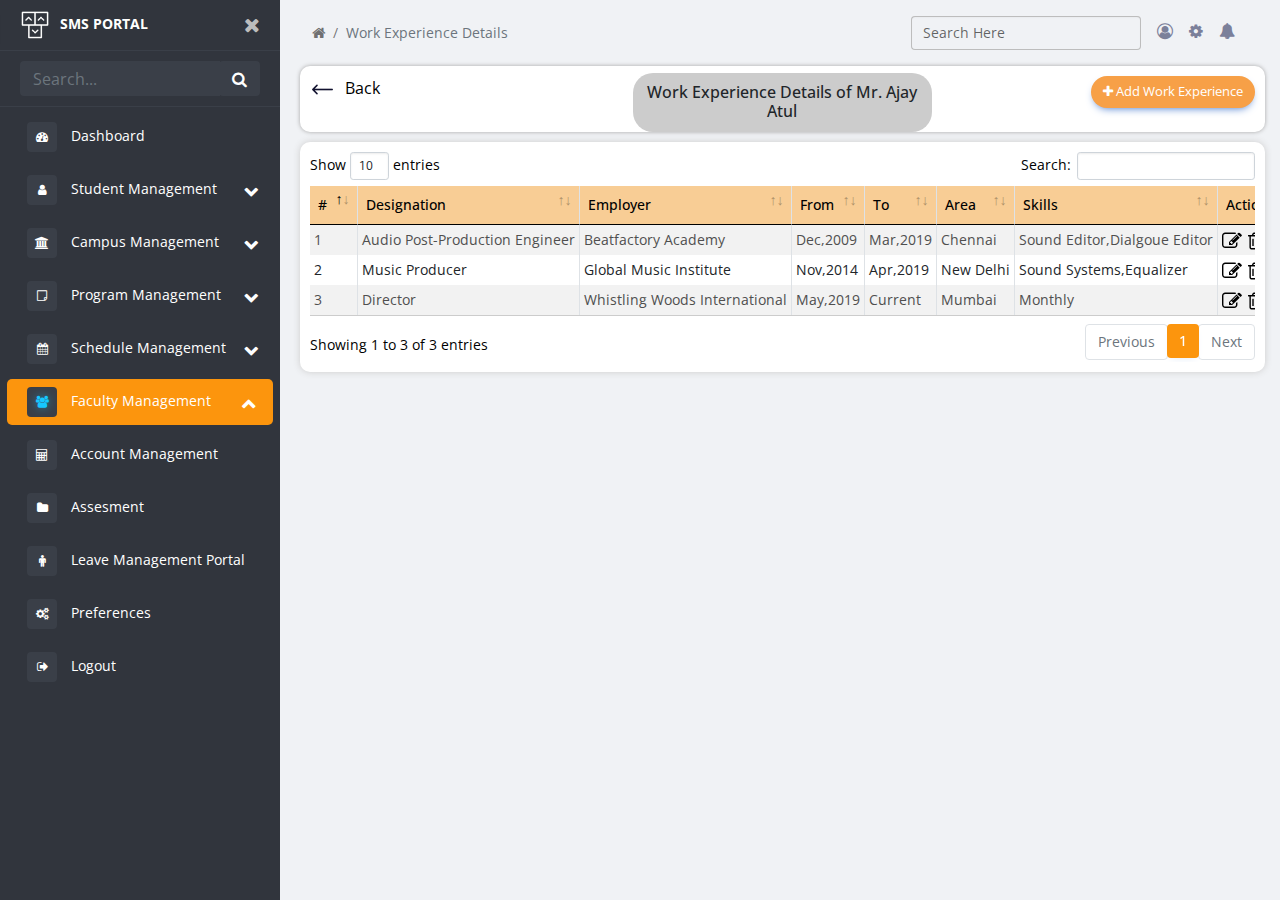
<file: work_experience.html>
<!DOCTYPE html>
<html lang="en">

<head>

  <meta charset="utf-8">
  <meta name="viewport" content="width=device-width, initial-scale=1, shrink-to-fit=no">
  <meta name="description" content="">
  <meta name="author" content="">

  <title>:: Welcome to Student Portal ::</title>
  <link rel="shortcut icon" href="img/favicon.ico" />

  <!-- Bootstrap core CSS -->
  <!--  <link href="css/bootstrap.min.css" rel="stylesheet"> -->

  <!-- Custom styles for this template -->

  <!--  <link href="css/style.css" rel="stylesheet">
  <link href="fonts/stylesheet.css" rel="stylesheet"> -->


  <link rel="stylesheet" href="css/mdb.min.css">
  <link rel="stylesheet" href="css/bootstrap.min.css">
  <link rel="stylesheet" href="css/style.css">
  <link rel="stylesheet" href="fonts/font-awesome.min.css">
  <link rel="stylesheet" href="fonts/stylesheet.css">
  <link rel='stylesheet' href="css/dataTables.bootstrap4.min.css">



</head>

<body>

  <!-- partial:index.partial.html -->
  <div class="page-wrapper chiller-theme toggled">
    <a id="show-sidebar" class="btn btn-sm btn-dark" href="#">
      <i class="fa fa-bars"></i>
    </a>
    <nav id="sidebar" class="sidebar-wrapper">
      <div class="sidebar-content">
        <div class="sidebar-brand">
          <a href="#"><img src="img/logo-ct.png" alt="icon">SMS Portal</a>
          <div id="close-sidebar">
            <i class="fa fa-times"></i>
          </div>
        </div>
        
        <!-- sidebar-header  -->
        <div class="sidebar-search">
          <div>
            <div class="input-group">
              <input type="text" class="form-control search-menu" placeholder="Search...">
              <div class="input-group-append">
                <span class="input-group-text">
                  <i class="fa fa-search" aria-hidden="true"></i>
                </span>
              </div>
            </div>
          </div>
        </div>
        <!-- sidebar-search  -->
        <div class="sidebar-menu">
          <ul>
            <li class="">
              <a href="dashboard.html">
                <i class="fa fa-tachometer"></i>
                <span>Dashboard</span>
              </a>
            </li>
            <li class="sidebar-dropdown">
              <a href="#">
                <i class="fa fa-user" aria-hidden="true"></i>
                <span>Student Management</span>
               
              </a>
              <div class="sidebar-submenu">
                <ul>
                  <li>
                    <a href="student_management.html">Manage Student</a>
                  </li>
                  <li>
                    <a href="#">New Student EnrollMent</a>
                  </li>
                  <li>
                    <a href="manage_batch.html">Manage Batches</a>
                  </li>
                </ul>
              </div>
            </li>
            <li class="sidebar-dropdown">
              <a href="#">
                <i class="fa fa-university" aria-hidden="true"></i>
                <span>Campus Management</span>
              </a>
              <div class="sidebar-submenu">
                <ul>
                  <li>
                    <a href="campus_management.html">Manage Campus</a>
                  </li>
                  
                 
                </ul>
              </div>
            </li>
            <li class="sidebar-dropdown">
              <a href="#">
                <i class="fa fa-sticky-note-o" aria-hidden="true"></i>
                <span>Program Management</span>
              </a>
              <div class="sidebar-submenu">
                <ul>
                  <li>
                    <a href="program_management.html">Manage Programs</a>
                  </li>
                  <li>
                    <a href="manage_course.html">Manage Courses</a>
                  </li>
                  <li>
                    <a href="manage_session.html">Manage Sessions</a>
                  </li>
                  <li>
                    <a href="manage_topics.html">Manage Topics</a>
                  </li>
                  
                </ul>
              </div>
            </li>
            <li class="sidebar-dropdown">
              <a href="#">
                <i class="fa fa-calendar" aria-hidden="true"></i>
                <span>Schedule Management</span>
              </a>
              <div class="sidebar-submenu">
                <ul>
                  <li>
                    <a href="schedule_management.html">Manage Schedule</a>
                  </li>
                  
                </ul>
              </div>
            </li>
            <li class="sidebar-dropdown active">
              <a href="#">
                <i class="fa fa-users" aria-hidden="true"></i>
                <span>Faculty Management</span>
              </a>
              <div class="sidebar-submenu">
                <ul>
                  <li>
                    <a href="faculty_management.html">Manage Faculty</a>
                  </li>
                  <li>
                    <a href="add_faculty.html">Add Faculty</a>
                  </li>
                </ul>
              </div>
            </li>
            <li>
              <a href="#">
                <i class="fa fa-calculator" aria-hidden="true"></i>
                <span>Account Management</span>
              </a>
            </li>
            <li>
              <a href="#">
                <i class="fa fa-folder"></i>
                <span>Assesment</span>
              </a>
            </li>
            <li>
              <a href="#">
                <i class="fa fa-male" aria-hidden="true"></i>
                <span>Leave Management Portal</span>
              </a>
            </li>
            <li>
              <a href="#">
                <i class="fa fa-cogs" aria-hidden="true"></i>
                <span>Preferences</span>
              </a>
            </li>
            <li>
              <a href="index.html">
                <i class="fa fa-sign-out" aria-hidden="true"></i>
                <span>Logout</span>
              </a>
            </li>
           
           
          </ul>
        </div>
        <!-- sidebar-menu  -->
      </div>
      <!-- sidebar-content  -->
     
    </nav>
    <!-- sidebar-wrapper  -->
    <main class="page-content">
      <div class="container-fluid">
        <nav class="navbar sticky-top navbar-light bg-light">
          <div class="container-fluid">
            <nav aria-label="breadcrumb">
              <ol class="breadcrumb">
                <li class="breadcrumb-item"><a href="#"><i class="fa fa-home" aria-hidden="true"></i></a></li>
                <li class="breadcrumb-item active" aria-current="page">Work Experience Details</li>
              </ol>
            </nav>
            <ul class="nav justify-content-end">
              <li class="nav-item">
                <a class="nav-link" href="#">
                  <div class="form-outline">
                    <input type="text" id="form12" class="form-control" />
                    <label class="form-label" for="form12">Search Here</label>
                  </div>
                </a>
              </li>
              <li class="nav-item">
                <a class="nav-link" href="#"><i class="fa fa-user-circle-o" aria-hidden="true"></i></a>
              </li>
              <li class="nav-item">
                <a class="nav-link" href="#"><i class="fa fa-cog" aria-hidden="true"></i></a>
              </li>
              <li class="nav-item">
                <a class="nav-link " href="#"><i class="fa fa-bell" aria-hidden="true"></i></a>
              </li>
            </ul>
          </div>
        </nav>
        <div class="col-lg-12">
          <div class="filter_wrap">
            <div class="row">
              <div class="col-lg-4">
              
                <a href="faculty_management.html" class="back_link" style="float: left;">
                  <img src="img/arrow.gif" alt="icon">Back 
                </a>
              </div>
              <div class="col-lg-4">
                <div class="work_exp_box">
                  <h6>Work Experience Details of Mr. Ajay Atul</h6>
                </div>
              </div>
              <div class="col-lg-4 ">
                <div class="right_btn">
                  <a href="#"><button class="btn btn-primary"  type="button" role="button" aria-expanded="false">
                    <i class="fa fa-plus" aria-hidden="true"></i> Add Work Experience
                  </button>
                </div>
              </div>
            </div>
          </div>
        </div>

        <div class="col-lg-12">
          <div class="row">
            <div class="col-lg-12">
              <div class="table_main_wrap">
                <div class="table-reponsive tableFixHead">
                  <table id="example" class="table table-striped table-bordered">
                    <thead>
                      <tr>
                        <th>#</th>
                        <th>Designation</th>
                        <th>Employer</th>
                        <th>From </th>
                        <th>To</th>
                        <th>Area</th>
                        <th>Skills</th>
                        <th>Action</th>

                      </tr>
                    </thead>
                    <tbody class="">
                      <tr>
                        <td>3</td>
                        <td>Director</td>
                        <td>Whistling Woods International</td>
                        <td>May,2019</td>
                        <td>Current</td>
                        <td>Mumbai</td>
                        <td>Monthly</td>
                        <td class="tab_btn">
                          <button type="button" class="btn btn-primary btn-floating" data-bs-toggle="tooltip"
                            title="Edit"><i class="fa fa-pencil-square-o" aria-hidden="true"></i>
                          </button>
                          <button type="button" class="btn btn-primary btn-floating" data-bs-toggle="tooltip"
                            title="Delete"><i class="fa fa-trash-o" aria-hidden="true"></i>
                          </button>
                        </td>
                      </tr>
                      <tr>
                        <td>2</td>
                        <td>Music Producer</td>
                        <td>Global Music Institute</td>
                        <td>Nov,2014</td>
                        <td>Apr,2019</td>
                        <td>New Delhi</td>
                        <td>Sound Systems,Equalizer</td>
                        <td class="tab_btn">
                          <button type="button" class="btn btn-primary btn-floating" data-bs-toggle="tooltip"
                            title="Edit"><i class="fa fa-pencil-square-o" aria-hidden="true"></i>
                          </button>
                          <button type="button" class="btn btn-primary btn-floating" data-bs-toggle="tooltip"
                            title="Delete"><i class="fa fa-trash-o" aria-hidden="true"></i>
                          </button>
                        </td>
                      </tr>
                      <tr>
                        <td>1</td>
                        <td>Audio Post-Production Engineer</td>
                        <td>Beatfactory Academy</td>
                        <td>Dec,2009</td>
                        <td>Mar,2019</td>
                        <td>Chennai</td>
                        <td>Sound Editor,Dialgoue Editor</td>
                        <td class="tab_btn">
                          <button type="button" class="btn btn-primary btn-floating" data-bs-toggle="tooltip"
                            title="Edit"><i class="fa fa-pencil-square-o" aria-hidden="true"></i>
                          </button>
                          <button type="button" class="btn btn-primary btn-floating" data-bs-toggle="tooltip"
                            title="Delete"><i class="fa fa-trash-o" aria-hidden="true"></i>
                          </button>
                        </td>
                      </tr>

                    </tbody>
                  </table>
                </div>
              </div>
            </div>

          </div>
        </div>
      </div>

    </main>
    <!-- page-content" -->
  </div>
  <!-- page-wrapper -->



  <!-- Modal Pop Up for New Student Enrollment -->
  <div class="modal fade" id="add_space" tabindex="-1" aria-labelledby="exampleModalLabel" aria-hidden="true">
    <div class="modal-dialog">
      <div class="modal-content">
        <div class="modal-header">
          <h5 class="modal-title" id="exampleModalLabel">Add Space</h5>
          <button type="button" class="btn-close" data-mdb-dismiss="modal" aria-label="Close"></button>
        </div>
        <div class="modal-body">
          <div class="container-fluid">
            <div class="row">
              <div class="col-lg-12">
                <div class="select_wrap">
                  <select class="form-select">
                    <option>Select Type of Space</option>
                    <option>Treditional Classroom</option>
                    <option>Digital Classroom</option>
                    <option>Seminar Hall</option>
                  </select>
                </div>
              </div>
              <div class="col-lg-12 ">
                <div class="inp_wrap">
                  <div class="form-outline">
                    <input type="number" id="form12" class="form-control" />
                    <label class="form-label" for="form12">No of Availabel Space</label>
                  </div>
                </div>
              </div>
              <div class="col-lg-12 ">
                <div class="inp_wrap">
                  <div class="form-outline">
                    <input type="number" id="form12" class="form-control" />
                    <label class="form-label" for="form12">Space / City</label>
                  </div>
                </div>
              </div>
            </div>
          </div>
        </div>
        <div class="modal-footer">
          <div class="action_btn">

            <button type="button" class="btn btn-dark btn-rounded" data-mdb-dismiss="modal">Cancel</button>
            <button type="button" class="btn btn-warning btn-rounded">Save</button>
          </div>

        </div>
      </div>
    </div>
  </div>






  <!-- Bootstrap core JavaScript -->
  <script src="js/jquery.min.js"></script>
  <script src="js/mdb.min.js"></script>
  <script src="js/bootstrap.bundle.min.js"></script>
  <script src="js/jquery.dataTables1.10.19.min.js"></script>
  <script src="js/dataTables.bootstrap4.min.js"></script>
  <script>
    $(".sidebar-dropdown > a").click(function () {
      $(".sidebar-submenu").slideUp(200);
      if (
        $(this)
          .parent()
          .hasClass("active")
      ) {
        $(".sidebar-dropdown").removeClass("active");
        $(this)
          .parent()
          .removeClass("active");
      } else {
        $(".sidebar-dropdown").removeClass("active");
        $(this)
          .next(".sidebar-submenu")
          .slideDown(200);
        $(this)
          .parent()
          .addClass("active");
      }
    });

    $("#close-sidebar").click(function () {
      $(".page-wrapper").removeClass("toggled");
    });
    $("#show-sidebar").click(function () {
      $(".page-wrapper").addClass("toggled");
    });
  </script>



  <!-- Script for datatables -->
  <script>
    $(document).ready(function () {
      $('#example').DataTable();
    });

  </script>

<!-- Script for Tooltip -->
<script>
  var tooltipTriggerList = [].slice.call(document.querySelectorAll('[data-bs-toggle="tooltip"]'))
  var tooltipList = tooltipTriggerList.map(function (tooltipTriggerEl) {
    return new bootstrap.Tooltip(tooltipTriggerEl)
  })
</script>








</body>

</html>
</file>
<file: css/style.css>
@keyframes swing {
  0% {
    transform: rotate(0deg);
  }
  10% {
    transform: rotate(10deg);
  }
  30% {
    transform: rotate(0deg);
  }
  40% {
    transform: rotate(-10deg);
  }
  50% {
    transform: rotate(0deg);
  }
  60% {
    transform: rotate(5deg);
  }
  70% {
    transform: rotate(0deg);
  }
  80% {
    transform: rotate(-5deg);
  }
  100% {
    transform: rotate(0deg);
  }
}

@keyframes sonar {
  0% {
    transform: scale(0.9);
    opacity: 1;
  }
  100% {
    transform: scale(2);
    opacity: 0;
  }
}
body {
    margin: 0;
    padding: 0;
    font-size: 13px;
     font-family: 'Open Sans';
    box-sizing: border-box;
    background-color: #F0F2F5;
    width: 100%;
    height: 100vh;
    float: left;
}

a {
  transition: background 0.2s, color 0.2s; color: #000; 
}
a:hover,
a:focus {
  text-decoration: none;
}
.pl_5{padding-left: 5px;}
.pr_5{padding-right: 5px;}
/* .filter_wrap .btn-primary{background-color: #2b87ed !important;} */
.mrtop10{margin-top: 10px;}
.mrbot10{margin-bottom: 10px;}
.mrbot5{margin-bottom: 5px;}

/*new login css*/
.main_wrapper{
  background-image: url(../img/loginbg.jpeg); 
  background-repeat: no-repeat; 
  background-position: left; 
  background-size: cover;
  min-height: 100vh;
}
.overlay {
  float: left;
  width: 100%;
  background-color: rgba(0,0,0,0.5);
  height: 100vh;
}
.tit_bar {
  float: left;
  width: 100%;
  background-color: #DFD7D6;
  padding: 17px 20px;
  border-radius: 10px;
  margin: 25px 0px;
}
.tit_bar h6 {
  color: #344767;
  margin-bottom: 0;
  font-weight: 700;
  text-transform: uppercase;
  font-size: 14px;
}
.login_wrap {
  width: 300px;
  background-color: #fff;
  padding: 20px;
  border-radius: 10px;
  position: relative;
  display: flex;
  margin: 0 auto;
  top: 20px;
}
.field_wrap {
  float: left;
  width: 100%;
  margin: 6px 0;
}

.switch_wrap .form-switch .form-check-input:checked[type=checkbox]:after{margin-left: 24px;}
.switch_wrap .form-switch .form-check-input{width:3em;}
.switch_wrap label{margin-left: 13px;}

.btn_box {
  float: left;
  width: 100%;
  margin-top: 20px;
}
.btn_box button {
  width: 100%;
  background-color: #FC950D !important;
  color: #fff;
  font-weight: 700;
  border-radius: 10px;
  padding: 10px;
}
.btn_box button:hover{color: #fff;}
.btn_box button:focus{color: #fff;}
.form_wrap {
  width: 100%;
  float: left;
  margin: 50px 0px 0px;
}
.field_wrap .form-control{height: 42px;}

.sign_wrap {
  width: 90%;
  position: absolute;
  margin: 0 auto;
  background: #fc950d;
  padding: 17px;
  border-radius: 10px;
  color: #fff;
  top: -25px;
  box-shadow: 0rem 0.25rem 1.25rem 0rem rgba(0, 0, 0, 0.14), 0rem 0.4375rem 0.625rem -0.3125rem;
}
.sign_wrap h6{ font-size: 1.5rem;
  text-align: center;
  font-weight: 700;
  margin-bottom: 0;
  line-height: 1.375;
}

.forgot_wrap {
  float: left;
  width: 100%;
  text-align: center;
  margin: 25px 0;
}
.forgot_wrap  a{font-size: 16px; font-weight: 700; text-decoration: none; color: #5f9be3;;}
footer {
  float: left;
  width: 100%;
  margin: 60px 0px;
  text-align: center;
  color: #fff;
}
.foot_txt a {
  color: #fff;
}



/* CSS FOR Sidebar Menu */
@keyframes swing {
  0% {
    transform: rotate(0deg);
  }
  10% {
    transform: rotate(10deg);
  }
  30% {
    transform: rotate(0deg);
  }
  40% {
    transform: rotate(-10deg);
  }
  50% {
    transform: rotate(0deg);
  }
  60% {
    transform: rotate(5deg);
  }
  70% {
    transform: rotate(0deg);
  }
  80% {
    transform: rotate(-5deg);
  }
  100% {
    transform: rotate(0deg);
  }
}

@keyframes sonar {
  0% {
    transform: scale(0.9);
    opacity: 1;
  }
  100% {
    transform: scale(2);
    opacity: 0;
  }
}
body {
  font-size: 0.9rem;
}
.page-wrapper .sidebar-wrapper,
.sidebar-wrapper .sidebar-brand > a,
.sidebar-wrapper .sidebar-dropdown > a:after,
.sidebar-wrapper .sidebar-menu .sidebar-dropdown .sidebar-submenu li a:before,
.sidebar-wrapper ul li a i,
.page-wrapper .page-content,
.sidebar-wrapper .sidebar-search input.search-menu,
.sidebar-wrapper .sidebar-search .input-group-text,
.sidebar-wrapper .sidebar-menu ul li a,
#show-sidebar,
#close-sidebar {
  -webkit-transition: all 0.3s ease;
  -moz-transition: all 0.3s ease;
  -ms-transition: all 0.3s ease;
  -o-transition: all 0.3s ease;
  transition: all 0.3s ease;
}

/*----------------page-wrapper----------------*/

.page-wrapper {
  height: 100vh;
}

.page-wrapper .theme {
  width: 40px;
  height: 40px;
  display: inline-block;
  border-radius: 4px;
  margin: 2px;
}

.page-wrapper .theme.chiller-theme {
  background: #1e2229;
}

/*----------------toggeled sidebar----------------*/

.page-wrapper.toggled .sidebar-wrapper {
  left: 0px;
}

@media screen and (min-width: 768px) {
  .page-wrapper.toggled .page-content {
    padding-left: 300px;
  }
}
/*----------------show sidebar button----------------*/
#show-sidebar {
  position: fixed;
  left: 0;
  top: 10px;
  border-radius: 0 4px 4px 0px;
  width: 35px;
  transition-delay: 0.3s;
  z-index: 9999;
}
.page-wrapper.toggled #show-sidebar {
  left: -40px;
}
/*----------------sidebar-wrapper----------------*/

.sidebar-wrapper {
  width: 280px;
  height: 100%;
  max-height: 100%;
  position: fixed;
  top: 0;
  left: -300px;
  z-index: 999;
}

.sidebar-wrapper ul {
  list-style-type: none;
  padding: 0;
  margin: 0;
}

.sidebar-wrapper a {
  text-decoration: none;
}

/*----------------sidebar-content----------------*/

.sidebar-content {
  max-height: calc(100% - 30px);
  height: calc(100% - 30px);
  overflow-y: auto;
  position: relative;
}

.sidebar-content.desktop {
  overflow-y: hidden;
}

/*--------------------sidebar-brand----------------------*/

.sidebar-wrapper .sidebar-brand {
  padding: 10px 20px;
  display: flex;
  align-items: center;
}

.sidebar-wrapper .sidebar-brand > a {
  text-transform: uppercase;
  font-weight: bold;
  flex-grow: 1;
}

.sidebar-wrapper .sidebar-brand #close-sidebar {
  cursor: pointer;
  font-size: 20px;
}
/*--------------------sidebar-header----------------------*/

.sidebar-wrapper .sidebar-header {
  padding: 20px;
  overflow: hidden;
}

.sidebar-wrapper .sidebar-header .user-pic {
  float: left;
  width: 60px;
  padding: 2px;
  border-radius: 12px;
  margin-right: 15px;
  overflow: hidden;
}

.sidebar-wrapper .sidebar-header .user-pic img {
  object-fit: cover;
  height: 100%;
  width: 100%;
}

.sidebar-wrapper .sidebar-header .user-info {
  float: left;
}

.sidebar-wrapper .sidebar-header .user-info > span {
  display: block;
}

.sidebar-wrapper .sidebar-header .user-info .user-role {
  font-size: 12px;
}

.sidebar-wrapper .sidebar-header .user-info .user-status {
  font-size: 11px;
  margin-top: 4px;
}

.sidebar-wrapper .sidebar-header .user-info .user-status i {
  font-size: 8px;
  margin-right: 4px;
  color: #5cb85c;
}

/*-----------------------sidebar-search------------------------*/

.sidebar-wrapper .sidebar-search > div {
  padding: 10px 20px;
}

/*----------------------sidebar-menu-------------------------*/

.sidebar-wrapper .sidebar-menu {
  padding-bottom: 10px;
}

.sidebar-wrapper .sidebar-menu .header-menu span {
  font-weight: bold;
  font-size: 14px;
  padding: 15px 20px 5px 20px;
  display: inline-block;
}

.sidebar-wrapper .sidebar-menu ul li a {
  display: inline-block;
  width: 100%;
  text-decoration: none;
  position: relative;
  padding: 8px 20px 8px 20px;
}

.sidebar-wrapper .sidebar-menu ul li a i {
  margin-right: 10px;
  font-size: 12px;
  width: 30px;
  height: 30px;
  line-height: 30px;
  text-align: center;
  border-radius: 4px;
}

.sidebar-wrapper .sidebar-menu ul li a:hover > i::before {
  display: inline-block;
  animation: swing ease-in-out 0.5s 1 alternate;
}

.sidebar-wrapper .sidebar-menu .sidebar-dropdown > a:after {
  font-family: FontAwesome;
  font-weight: 600;
  content: "\f078";
  font-style: normal;
  display: inline-block;
  font-style: normal;
  font-variant: normal;
  text-rendering: auto;
  -webkit-font-smoothing: antialiased;
  -moz-osx-font-smoothing: grayscale;
  text-align: center;
  background: 0 0;
  position: absolute;
  right: 15px;
  top: 14px;
}

.sidebar-wrapper .sidebar-menu .sidebar-dropdown .sidebar-submenu ul {
  padding: 5px 0;
}

.sidebar-wrapper .sidebar-menu .sidebar-dropdown .sidebar-submenu li {
  padding-left: 25px;
  font-size: 13px;
}

.sidebar-wrapper .sidebar-menu .sidebar-dropdown .sidebar-submenu li a:before {
  content: "\f111";
  font-family: FontAwesome;
  font-weight: 400;
  font-style: normal;
  display: inline-block;
  text-align: center;
  text-decoration: none;
  -webkit-font-smoothing: antialiased;
  -moz-osx-font-smoothing: grayscale;
  margin-right: 10px;
  font-size: 8px;
}

.sidebar-wrapper .sidebar-menu ul li a span.label,
.sidebar-wrapper .sidebar-menu ul li a span.badge {
  float: right;
  margin-top: 8px;
  margin-left: 5px;
}

.sidebar-wrapper .sidebar-menu .sidebar-dropdown .sidebar-submenu li a .badge,
.sidebar-wrapper .sidebar-menu .sidebar-dropdown .sidebar-submenu li a .label {
  float: right;
  margin-top: 0px;
}

.sidebar-wrapper .sidebar-menu .sidebar-submenu {
  display: none;
}

.sidebar-wrapper .sidebar-menu .sidebar-dropdown.active > a:after {
  transform: rotate(180deg);
  right: 17px;
}

/*--------------------------side-footer------------------------------*/

.sidebar-footer {
  position: absolute;
  width: 100%;
  bottom: 0;
  display: flex;
}

.sidebar-footer > a {
  flex-grow: 1;
  text-align: center;
  height: 30px;
  line-height: 30px;
  position: relative;
}

.sidebar-footer > a .notification {
  position: absolute;
  top: 0;
}

.badge-sonar {
  display: inline-block;
  background: #980303;
  border-radius: 50%;
  height: 8px;
  width: 8px;
  position: absolute;
  top: 0;
}

.badge-sonar:after {
  content: "";
  position: absolute;
  top: 0;
  left: 0;
  border: 2px solid #980303;
  opacity: 0;
  border-radius: 50%;
  width: 100%;
  height: 100%;
  animation: sonar 1.5s infinite;
}


.chiller-theme .navbar {
    width: 99%;
    margin-left: 30px;
}
.chiller-theme.toggled .navbar{margin-left: 0px;}



/*--------------------------page-content-----------------------------*/

.page-wrapper .page-content {
  display: inline-block;
  width: 100%;
  padding-left: 0px;
  padding-top: 0px;
}

.page-wrapper .page-content > div {
  padding: 0px 15px 0px 0px;
}

.page-wrapper .page-content {
  overflow-x: hidden;
}

.page-content .navbar {background-color: transparent !important; box-shadow: none !important;}
 

/*------scroll bar---------------------*/

::-webkit-scrollbar {
  width: 5px;
  height: 7px;
}
::-webkit-scrollbar-button {
  width: 0px;
  height: 0px;
}
::-webkit-scrollbar-thumb {
  background: #525965;
  border: 0px none #ffffff;
  border-radius: 0px;
}
::-webkit-scrollbar-thumb:hover {
  background: #525965;
}
::-webkit-scrollbar-thumb:active {
  background: #525965;
}
::-webkit-scrollbar-track {
  background: transparent;
  border: 0px none #ffffff;
  border-radius: 50px;
}
::-webkit-scrollbar-track:hover {
  background: transparent;
}
::-webkit-scrollbar-track:active {
  background: transparent;
}
::-webkit-scrollbar-corner {
  background: transparent;
}


/*-----------------------------chiller-theme-------------------------------------------------*/

.chiller-theme .sidebar-wrapper {
    background: #31353D;
}

.chiller-theme .sidebar-wrapper .sidebar-header,
.chiller-theme .sidebar-wrapper .sidebar-search,
.chiller-theme .sidebar-wrapper .sidebar-menu {
    border-top: 1px solid #3a3f48;
}

.chiller-theme .sidebar-wrapper .sidebar-search input.search-menu,
.chiller-theme .sidebar-wrapper .sidebar-search .input-group-text {
    border-color: transparent;
    box-shadow: none;
}

.chiller-theme .sidebar-wrapper .sidebar-header .user-info .user-role,
.chiller-theme .sidebar-wrapper .sidebar-header .user-info .user-status,
.chiller-theme .sidebar-wrapper .sidebar-search input.search-menu,
.chiller-theme .sidebar-wrapper .sidebar-search .input-group-text,
.chiller-theme .sidebar-wrapper .sidebar-brand>a,
.chiller-theme .sidebar-wrapper .sidebar-menu ul li a,
.chiller-theme .sidebar-footer>a {
    color: #fff;
}

.chiller-theme .sidebar-wrapper .sidebar-menu ul li:hover>a,
.chiller-theme .sidebar-wrapper .sidebar-menu .sidebar-dropdown.active>a,
.chiller-theme .sidebar-wrapper .sidebar-header .user-info,
.chiller-theme .sidebar-wrapper .sidebar-brand>a:hover,
.chiller-theme .sidebar-footer>a:hover i {
    color: #fff;
}

.page-wrapper.chiller-theme.toggled #close-sidebar {
    color: #bdbdbd;
}

.page-wrapper.chiller-theme.toggled #close-sidebar:hover {
    color: #ffffff;
}

.chiller-theme .sidebar-wrapper ul li:hover a i,
.chiller-theme .sidebar-wrapper .sidebar-dropdown .sidebar-submenu li a:hover:before,
.chiller-theme .sidebar-wrapper .sidebar-search input.search-menu:focus+span,
.chiller-theme .sidebar-wrapper .sidebar-menu .sidebar-dropdown.active a i {
    color: #16c7ff;
    text-shadow:0px 0px 10px rgba(22, 199, 255, 0.5);
}

.chiller-theme .sidebar-wrapper .sidebar-menu ul li a i,
.chiller-theme .sidebar-wrapper .sidebar-menu .sidebar-dropdown div,
.chiller-theme .sidebar-wrapper .sidebar-search input.search-menu,
.chiller-theme .sidebar-wrapper .sidebar-search .input-group-text {
    background: #3a3f48;
}

.chiller-theme .sidebar-wrapper .sidebar-menu .header-menu span {
    color: #6c7b88;
}

.chiller-theme .sidebar-footer {
    background: #3a3f48;
    box-shadow: 0px -1px 5px #282c33;
    border-top: 1px solid #464a52;
}

.chiller-theme .sidebar-footer>a:first-child {
    border-left: none;
}

.chiller-theme .sidebar-footer>a:last-child {
    border-right: none;
}

.sidebar-brand img{width: 30px; margin-right: 10px;}
.sidebar-menu li {
  margin: 7px;
  border-radius: 5px;
  color: #fff;
}
.sidebar-menu li:hover{background-color: rgba(255, 255, 255, 0.2);}
.sidebar-menu li a{color: #fff;}
.sidebar-menu li.sidebar-dropdown.active {
  background-color: #FC950D;
}
.sidebar-menu li.active {
  background-color: #FC950D;
}
.css-ju6qd6-MuiDivider-root {
  margin: 0;
  -webkit-flex-shrink: 0;
  -ms-flex-negative: 0;
  flex-shrink: 0;
  border-width: 0;
  border-style: solid;
  border-color: rgba(0, 0, 0, 0.08);
  border-bottom-width: thin;
  background-color: transparent;
  background-image: linear-gradient(to right, rgba(52, 71, 103, 0), rgba(52, 71, 103, 0.4), rgba(52, 71, 103, 0))!important;
  height: 0.0625rem;
  margin: 1rem 0;
  border-bottom: none;
  opacity: 0.25;
  background-color: transparent;
  background-image: linear-gradient(to right, rgba(255, 255, 255, 0), #ffffff, rgba(255, 255, 255, 0))!important;
}

/* css for Dasboard */
.week_icon p {
  margin-bottom: 0;
  font-weight: 700;
  color: #000;
}

.form-select{color: #00000099;}
.form-select:focus{border-color: #f7a047; box-shadow: none;}
.form-control:focus{border-color: #f7a047; box-shadow: none;}
.inn_high_wrap .container ul{margin-top: -187px !important;}
.bg_red{background-color: #E63572 !important;}


.page-content .sticky-top .nav-link{padding: 8px;}
.page-content .sticky-top .nav-link i {
  color: #7B809A;
  font-size: 16px;
  margin: 7px 0px;
}
.card_info {
  float: left;
  width: 100%;
  background-color: #fff;
  padding: 10px;
  margin: 35px 0px 20px;
  border-radius: 10px;
  position: relative;
  box-shadow: 0rem 0.25rem 0.375rem -0.0625rem rgba(0, 0, 0, 0.1), 0rem 0.125rem 0.25rem -0.0625rem 
}
.icon_box {
  float: left;
  width: auto;
  padding: 20px 10px;
  background-color: #000;
  border-radius: 5px;
  position: absolute;
  /* top: -18px; */
  width: 4rem;
  height: 4rem;
  text-align: center;
}
.bg_violet{background: #ff7e5f;  /* fallback for old browsers */
  background: -webkit-linear-gradient(to right, #feb47b, #ff7e5f);  /* Chrome 10-25, Safari 5.1-6 */
  background: linear-gradient(to right, #feb47b, #ff7e5f); /* W3C, IE 10+/ Edge, Firefox 16+, Chrome 26+, Opera 12+, Safari 7+ */
  }
.bg_green{background-color: #14a44d !important;}
.bg_blue{background: #f2709c;  /* fallback for old browsers */
  background: -webkit-linear-gradient(to right, #ff9472, #f2709c);  /* Chrome 10-25, Safari 5.1-6 */
  background: linear-gradient(to right, #ff9472, #f2709c); /* W3C, IE 10+/ Edge, Firefox 16+, Chrome 26+, Opera 12+, Safari 7+ */
  }
.card_info i{font-size: 20px; color: #fff;}
.card_content {
  float: left;
  width: 100%;
  margin-bottom: 0px;
  /* border-bottom: thin solid #e3e3e3; */
  text-align: end;
  /* padding-bottom: 10px; */
}
.card_txt{font-size: 0.875rem; color: #7b809a;}
.card_cnt {
  font-size: 3.5rem;
  color: #344767;
  float: right;
  font-weight: 700;
}
.per_cnt {
  color: #4CAF50;
  font-weight: 700;
}
.card_chart {
  float: left;
  width: 100%;
  background-color: #fff;
  padding: 10px;
  border-radius: 10px;
  position: relative;
  margin-top: 20px;
  box-shadow: 0rem 0.25rem 0.375rem -0.0625rem rgba(0, 0, 0, 0.1), 0rem 0.125rem 0.25rem -0.0625rem 
}
.chart_wrap {
  border-radius: 10px;
  position: relative;
  float: left;
  width: 100%;
  border: 1px solid #ccc;
  padding: 10px;
}
.chart_content {
  float: left;
  width: 100%;
  margin-top: -20px;
  padding-bottom: 10px;
  border-bottom: 1px solid #ccc;
}
.chart_content h5{font-size: 1rem; color:#344767; margin-bottom: 0; font-weight: 700;}
.chart_content p{margin-bottom: 0; font-size: 0.875rem; color:#7B809A;}
.card_chart .bot_txt {
  color: #7b809a;
  padding: 10px 0px;
  float: left;
  width: 100%;
}
.bot_txt i {
  font-size: 18px;
  margin-right: 5px;
  margin-top: 3px;
  float: left;
}
.percentage{font-size: 1rem; color: #7b809a; font-weight: 700;}
.bg_black{background-color: #38383E !important;}
.box{
  padding: 20px 10px;
  max-width: 1000px;
  margin: 0 auto;
}
.table_main_wrap {
  float: left;
  width: 100%;
  background-color: #fff;
  padding: 10px;
  border-radius: 10px;
  box-shadow: 0px 0px 7px 0px #ccc;
  margin: 10px 0px;
  position: relative;
}
.table_main_wrap .page-item.active .page-link{background-color: #fc950d;}
.table_main_wrap table th{ background-color: #f8cd95; color: #000; border-bottom: 1px solid #ccc;}
.table_main_wrap table.dataTable thead .sorting_asc:before{top: 2px;}
.table_main_wrap table.dataTable thead .sorting_asc:after{top: 2px;}
.table_main_wrap .tableFixHead {
  overflow: auto;
  max-height: 400px;
  /* overflow-x: hidden; */
}
.table_main_wrap .tableFixHead thead th {
  position: sticky !important;
  top: 0;
  white-space: nowrap;
}
.table_main_wrap table td{padding: 4px; white-space: nowrap;}
.mid_wrap {
  float: left;
  width: 100%;
  padding: 10px;
  border: 1px solid #ccc;
  border-radius: 10px;
  position: relative;
  margin-top: 25px;
}

.week_icon {
  position: absolute;
  top: -40px;
  width: 100%;
  left: 0;
  margin: 0 auto;
  text-align: center;
}
.week_icon img{width: 50px;}

.year_wrap {
  float: left;
  width: 100%;
  border: 1px solid #ccc;
  border-radius: 10px;
  margin-top: 10px;
  position: relative;
}
.year_wrap .chart_wrap{border: none;}
.year_icon {
  position: absolute;
  top: 8px;
  width: 50%;
  margin: 0 auto;
  text-align: center;
  left: 20%;
}
.year_icon img {
  width: 34%;
  height: 75px;
}
.depart_wrap {
  float: left;
  width: 100%;
  border-radius: 10px;
  padding: 10px;
  background-color: #ffff;
 
}

.highlight_out_wrap {
  float: left;
  width: 100%;
  border: 1px solid #ccc;
  padding: 10px;
  margin-top: 25px;
  border-radius: 10px;
  background-color: #bedaf9;
  position: relative;
}
.highlight_out_wrap .week_icon img{width: 40px;}
.inn_high_wrap {
  float: left;
  width: 100%;
}
.inn_high_wrap .container {
  width: 100%;
  margin: 20px auto;
  height: 415px;
  background-color: transparent;
  overflow: hidden;
  padding: 0;
}
.inn_high_wrap h6{text-align: center; margin-top: 10px;}
.inn_high_wrap ul{
  list-style:none;
  position:relative;
  margin: 0;
  padding: 0;
}
.inn_high_wrap li {
  height: 150px;
  /* background-color: rgba(57, 173, 117,0.3); */
  text-align: center;
  border-bottom: 1px solid #333;
  width: 100%;
  float: left;
  border-radius: 10px;
    margin-bottom: 5px;
    position: relative;
    z-index: 9;
 
}
.inn_high_wrap .bg_green{background: #effff5;  /* fallback for old browsers */
  background: -webkit-linear-gradient(to left, #f7797d, #FBD786, #effff5);  /* Chrome 10-25, Safari 5.1-6 */
  background: linear-gradient(to left, #f7797d, #FBD786, #effff5); /* W3C, IE 10+/ Edge, Firefox 16+, Chrome 26+, Opera 12+, Safari 7+ */
  
}
.inn_high_wrap h2{
  color:#000000;
  padding-top:10px;
  text-align: left;
}
.inn_high_wrap p {
  text-align: left;
  padding: 0px;
  color: #000000;
  margin-bottom: 0;
  font-size: 14px;
  color: #000000;
}
.high_icon {
  float: left;
  width: 25%;
  margin: 15px 0px;
}
.high_icon img{width:80%;}

.high_content {
  float: left;
  width: 75%;
  padding: 0px 10px;
}
.high_content h4{font-size: 18px;
  font-weight: 700;
  margin-bottom: 0;
  margin: 10px 0px;
  padding: 0px 0px;
  text-align: left;
}
/* .bg_wrap {
  background-image: url(../img/bubble.gif);
  background-repeat: repeat;
  background-size: auto;
  height: 100%;
} */
.bg_wrap {
  position: absolute;
  right: 0;
  z-index: -1;
}
.bg_wrap img {
  opacity: 0.2;
  filter: sepia(1);
}
/* CSS For Student Management */
.select_wrap{margin-bottom: 10px;}
.filter_wrap {
  float: left;
  width: 100%;
  background: #fff;
  padding: 10px 10px 0px;
  border-radius: 10px;
  box-shadow: 0px 0px 4px 0px #a5a5a5;
}
.right_btn {
  float: left;
  width: 100%;
  text-align: right;
}
.right_btn button {
  border-radius: 20px;
  background-color: #f7a047 !important;
  color: #fff !important;
  text-transform: capitalize;
  margin-bottom: 10px;
  border: none !important;
  font-size: 13px;
}
.w60{width: 60px!important;}
.w70{width: 70px!important;}
.w80{width: 80px!important;}
.w90{width: 90px!important;}
.w100{width: 100px !important;}
.w120{width: 120px !important;}
.w130{width: 130px !important;}
.w150{width: 150px !important;}
.w180{width: 180px !important;}
.w200{width: 200px !important;}
.w220{width: 220px !important;}
.w240{width: 240px !important;}
.w260{width: 260px !important;}
.w280{width: 280px !important;}
.w300{width: 300px !important;}
.tab_btn button {
  background-color: transparent;
  border: none;
  box-shadow: none;
  padding: 0px !important;
  line-height: 0px;
  height: 20px;
  width: 20px;
}
.tab_btn button i{color: #000; font-size: 20px;}

#new_enrollment_student .modal-dialog{max-width: 90%;}
.modal-header {
  padding: 10px;
  background-color: #ffd7a4;
}
.modal-body, .modal-footer{padding: 10px;}
.student_img {
  float: left;
  width: 100%;
}
.student_img img{width: 100%;}
.accord_wrap .accordion-button {
  padding: 8px 15px;
  border-top: 1px solid #ccc;
}
.accord_wrap .input_wrap{margin-bottom: 10px;}


/* CSS For Campus Management */
.table_main_wrap .tableFixHead{float: left; width: 100%;}

.table_main_wrap table a{color: #4F46E5;}
.add_campus_wrap {
  float: left;
  width: 100%;
}
.inp_wrap{margin-bottom: 10px;}

.table_main_wrap table.dataTable{border-bottom: 1px solid #ccc;}
.ad_space_btn {
  float: left;
  width: 100%;
  text-align: right;
  margin-bottom: 10px;
}
.ad_space_btn button {
  background-color: #f7a047;
  border-radius: 20px;
  border: none;
  text-transform: capitalize;
  color: #fff;
  font-size: 13px;
}
.ad_space_btn button:hover{color: #fff;}
/* .add_campus_wrap h4{margin-bottom: 0;} */
.action_btn button {
  border-radius: 20px;
  color: #fff;
  padding: 7px 15px;
  text-transform: capitalize;
  font-size: 13px;
  min-width: 100px;
  margin-right: 10px;
}
.action_btn button:hover{color: #fff;}
.action_btn .btn-warning{background-color: #f7a047;}

/* CSS For Program Management */
.radio_wrap {
  margin-top: 5px;
}
.tab_btn button img{width:20px;}
.tab_btn button:hover{background-color: transparent;}
.tab_btn button:focus{background-color: transparent; box-shadow: none;}
.tab_btn button:focus-visible{background-color: transparent; box-shadow: none;}
.tab_btn button:active{background-color: transparent; }
.modal-body .inp_wrap{margin-bottom: 20px;} 
.modal-body .select_wrap{margin-bottom: 20px;} 

.accord_wrap .accordion-item{margin-bottom: 10px;}
.back_link {
  color: #000;
  text-decoration: none;
  font-size: 16px;
  float: right;
}
.back_link img {
  width: 25px;
  transform: rotate(180deg);
  margin-right: 10px;
}
label{color: #000;}
.work_exp_box {
  width: 100%;
  text-align: center;
  background-color: #ccc;
  padding: 10px;
  border-radius: 20px;
  margin-top: -3px;
}
.work_exp_box h6{margin-bottom: 0;}

button:disabled{cursor:not-allowed;}



/* CSS For Manage Session Screen */
#core_session .modal-body .select_wrap{margin-bottom: 10px;} 
#core_session .modal-body .inp_wrap{margin-bottom: 10px;}
#core_session .modal-body label{margin-bottom: 5px;}
#elective_session .modal-body .select_wrap{margin-bottom: 10px;} 
#elective_session .modal-body .inp_wrap{margin-bottom: 10px;}
#elective_session .modal-body label{margin-bottom: 5px;}
.select_radio ul li {
  margin: 10px 15px 10px 0px;
}
.mul_wrap .dropdown-toggle{background-color: transparent !important;}
.mul_wrap .dropdown-toggle::after{display: none;}
.mul_wrap .dropdown button:active{border:none; box-shadow: none;}
.mul_wrap .dropdown button:focus{border:none; box-shadow: none; outline: none !important;}
.mul_wrap .dropdown{width: 100% !important; padding: 0 !important;}
.mul_wrap .dropdown button .filter-option{text-transform: capitalize !important;}
/* .mul_wrap .filter-option-inner-inner{display: none;} */

/* CSS For Schedule management */
.img_bg_box {
  position: absolute;
  top: 75px;
  right: 30px;
  text-align: end;
  bottom: 0;
  display: inline-block;
  width: 30%;
  height: 67%;
}
.img_bg_box img {
  width: 100%;
}
.fc-row.fc-week.fc-widget-content.fc-rigid{height: 85px !important;}
.fc-scroller.fc-day-grid-container{height: 525px !important;}
.fc-state-active{background-color: #f7a047 !important;}

.open_cal_wrap .list-group-item{display: none;}
.download{ padding: 1.25rem; border:0; border-radius:3px; background-color:#4F46E5; color:#fff;cursor:pointer; text-decoration:none;}
.download:hover{color: #fff}
#carbonads{display:block;overflow:hidden;max-width:728px;position:relative;font-size:22px;box-sizing:content-box}
#carbonads>span{display:block}
#carbonads a{color:#4F46E5;text-decoration:none}
#carbonads a:hover{color:#4F46E5}
.carbon-wrap{display:flex;align-items:center}
.carbon-img{display:block;margin:0;line-height:1}
.carbon-img img{display:block;height:90px;width:auto}
.carbon-text{display:block;padding:0 1em;line-height:1.35;text-align:left}
.carbon-poweredby{display:block;position:absolute;bottom:0;right:0;padding:6px 10px;text-align:center;text-transform:uppercase;letter-spacing:.5px;font-weight:600;font-size:8px;border-top-left-radius:4px;line-height:1;color:#aaa!important}
.custom_modal .modal-dialog{max-width: 90%;}
.custom_modal .modal-header {
  padding: 10px;
  background-color: #ffd7a4;
  color: #000;
}
.custom_modal .modal-header h6{margin-bottom: 0;}
.custom_modal .form-control{margin-bottom: 10px;}
.custom_modal .form-select{margin-bottom: 10px;}
.custom_modal .modal-body label {
  font-weight: 700;
  line-height: 30px;
}
.fc-unthemed .fc-today{background-color: #16c7ff !important;}
.fc-basic-view .fc-day-number{color: #000 !important; text-decoration: none !important;}

@media only screen and (min-width:320px) and (max-width:759px){
  .carbon-text{font-size:14px}
}
</file>
<file: fonts/stylesheet.css>
@font-face {
    font-family: 'Open Sans';
    src: url('OpenSans-ExtraBoldItalic.woff2') format('woff2'),
        url('OpenSans-ExtraBoldItalic.woff') format('woff');
    font-weight: bold;
    font-style: italic;
    font-display: swap;
}

@font-face {
    font-family: 'Open Sans';
    src: url('OpenSans-Italic.woff2') format('woff2'),
        url('OpenSans-Italic.woff') format('woff');
    font-weight: normal;
    font-style: italic;
    font-display: swap;
}

@font-face {
    font-family: 'Open Sans';
    src: url('OpenSans-Bold.woff2') format('woff2'),
        url('OpenSans-Bold.woff') format('woff');
    font-weight: bold;
    font-style: normal;
    font-display: swap;
}

@font-face {
    font-family: 'Open Sans';
    src: url('OpenSans-Light.woff2') format('woff2'),
        url('OpenSans-Light.woff') format('woff');
    font-weight: 300;
    font-style: normal;
    font-display: swap;
}

@font-face {
    font-family: 'Open Sans';
    src: url('OpenSans-BoldItalic.woff2') format('woff2'),
        url('OpenSans-BoldItalic.woff') format('woff');
    font-weight: bold;
    font-style: italic;
    font-display: swap;
}

/*@font-face {
    font-family: 'Open Sans';
    src: url('OpenSans-ExtraBold.woff2') format('woff2'),
        url('OpenSans-ExtraBold.woff') format('woff');
    font-weight: bold;
    font-style: normal;
    font-display: swap;
}*/

@font-face {
    font-family: 'Open Sans';
    src: url('OpenSans-SemiBoldItalic.woff2') format('woff2'),
        url('OpenSans-SemiBoldItalic.woff') format('woff');
    font-weight: 600;
    font-style: italic;
    font-display: swap;
}

@font-face {
    font-family: 'Open Sans';
    src: url('OpenSans-LightItalic.woff2') format('woff2'),
        url('OpenSans-LightItalic.woff') format('woff');
    font-weight: 300;
    font-style: italic;
    font-display: swap;
}

@font-face {
    font-family: 'Open Sans';
    src: url('OpenSans-SemiBold.woff2') format('woff2'),
        url('OpenSans-SemiBold.woff') format('woff');
    font-weight: 600;
    font-style: normal;
    font-display: swap;
}

@font-face {
    font-family: 'Open Sans';
    src: url('OpenSans-Medium.woff2') format('woff2'),
        url('OpenSans-Medium.woff') format('woff');
    font-weight: 500;
    font-style: normal;
    font-display: swap;
}

@font-face {
    font-family: 'Open Sans';
    src: url('OpenSans-Regular.woff2') format('woff2'),
        url('OpenSans-Regular.woff') format('woff');
    font-weight: normal;
    font-style: normal;
    font-display: swap;
}

@font-face {
    font-family: 'Open Sans';
    src: url('OpenSans-MediumItalic.woff2') format('woff2'),
        url('OpenSans-MediumItalic.woff') format('woff');
    font-weight: 500;
    font-style: italic;
    font-display: swap;
}
</file>
